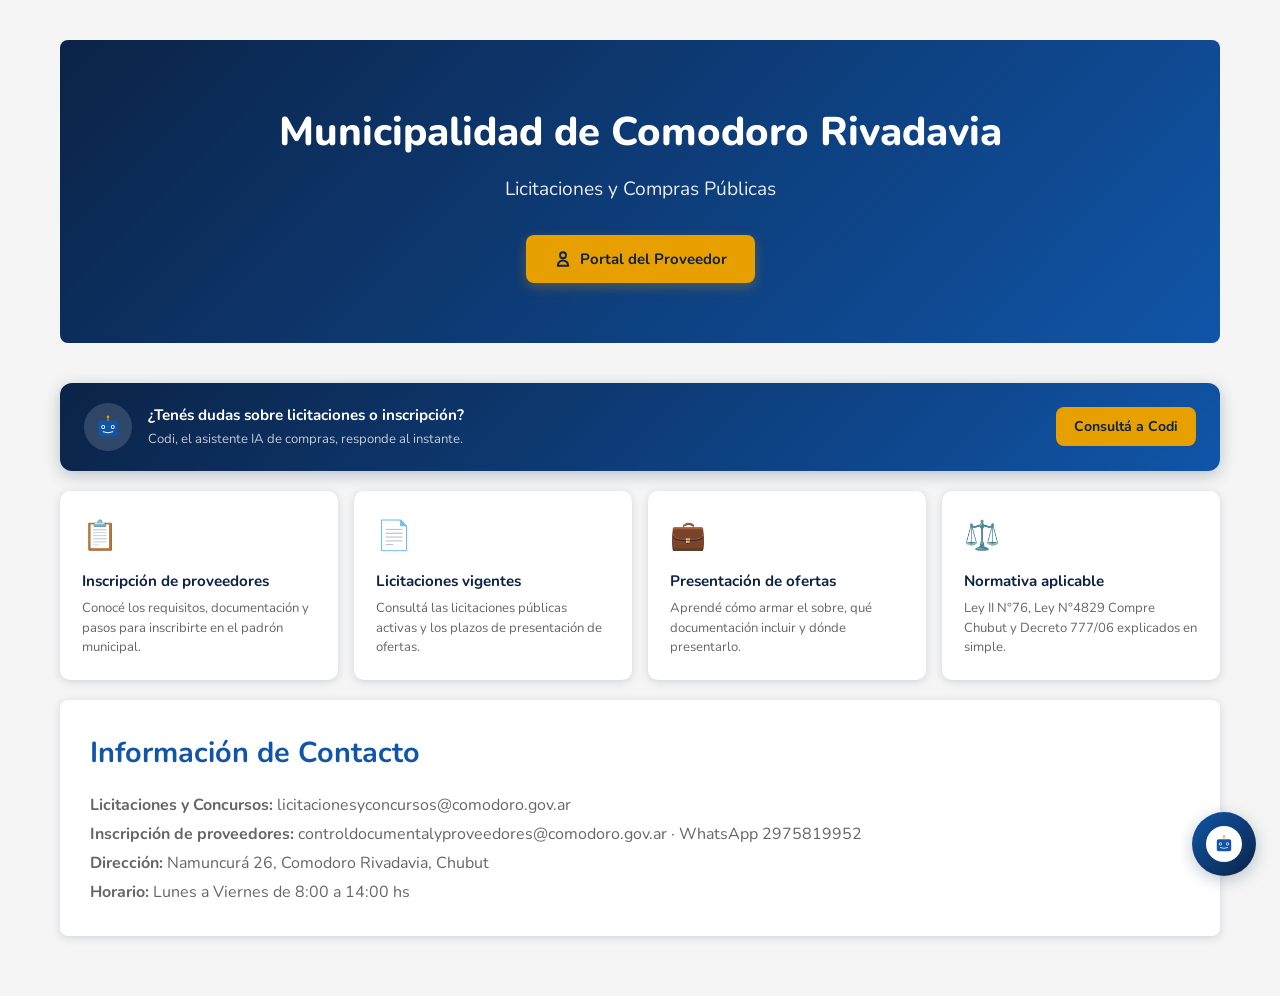
<file: index.html>
<!DOCTYPE html>
<html lang="es">
<head>
    <meta charset="UTF-8">
    <meta name="viewport" content="width=device-width, initial-scale=1.0">
    <title>Codi · Asistente de Compras · Municipalidad de Comodoro Rivadavia</title>
    <link rel="preconnect" href="https://fonts.googleapis.com">
    <link rel="preconnect" href="https://fonts.gstatic.com" crossorigin>
    <link href="https://fonts.googleapis.com/css2?family=Nunito:wght@400;600;700;800&display=swap" rel="stylesheet">

    <!-- Configuración de API según entorno -->
    <script src="config.js"></script>

    <style>
        /* Reset y variables globales */
        * {
            margin: 0;
            padding: 0;
            box-sizing: border-box;
        }

        :root {
            --azul-marino: #0B2347;
            --azul: #1055A8;
            --dorado: #E8A000;
            --blanco: #FFFFFF;
            --gris-claro: #F5F5F5;
            --gris-medio: #E0E0E0;
            --gris-texto: #666666;
            --sombra: rgba(11, 35, 71, 0.15);
            --sombra-fuerte: rgba(11, 35, 71, 0.25);
        }

        body {
            font-family: 'Nunito', sans-serif;
            background-color: var(--gris-claro);
            color: var(--azul-marino);
            line-height: 1.6;
        }

        /* Contenido principal de la página simulada */
        .main-content {
            max-width: 1200px;
            margin: 0 auto;
            padding: 40px 20px;
        }

        .header {
            background: linear-gradient(135deg, var(--azul-marino) 0%, var(--azul) 100%);
            color: var(--blanco);
            padding: 60px 20px;
            text-align: center;
            border-radius: 8px;
            margin-bottom: 40px;
            position: relative;
        }

        .header h1 {
            font-size: 2.5rem;
            font-weight: 800;
            margin-bottom: 10px;
        }

        .header p {
            font-size: 1.2rem;
            font-weight: 400;
            opacity: 0.9;
            margin-bottom: 20px;
        }

        /* Botón acceso proveedores */
        .btn-proveedor {
            display: inline-flex;
            align-items: center;
            gap: 8px;
            background: var(--dorado);
            color: var(--azul-marino);
            padding: 12px 28px;
            border-radius: 8px;
            font-weight: 700;
            font-size: 15px;
            text-decoration: none;
            border: none;
            cursor: pointer;
            transition: all 0.3s ease;
            box-shadow: 0 4px 12px rgba(232, 160, 0, 0.3);
            margin-top: 10px;
        }

        .btn-proveedor:hover {
            background: #F5B420;
            transform: translateY(-2px);
            box-shadow: 0 6px 20px rgba(232, 160, 0, 0.4);
        }

        .btn-proveedor svg {
            width: 18px;
            height: 18px;
        }

        .section {
            background: var(--blanco);
            padding: 30px;
            border-radius: 8px;
            margin-bottom: 20px;
            box-shadow: 0 2px 8px var(--sombra);
        }

        .section h2 {
            color: var(--azul);
            font-size: 1.8rem;
            margin-bottom: 15px;
            font-weight: 700;
        }

        .section p {
            color: var(--gris-texto);
            font-size: 1rem;
            line-height: 1.8;
        }

        /* Banner CTA Asistente IA */
        .cta-banner {
            background: linear-gradient(135deg, var(--azul-marino) 0%, var(--azul) 100%);
            border-radius: 12px;
            padding: 20px 24px;
            margin-bottom: 20px;
            display: flex;
            align-items: center;
            gap: 16px;
            box-shadow: 0 4px 16px var(--sombra-fuerte);
        }

        .cta-avatar {
            width: 48px;
            height: 48px;
            background: rgba(255,255,255,0.15);
            border-radius: 50%;
            display: flex;
            align-items: center;
            justify-content: center;
            font-size: 24px;
            flex-shrink: 0;
        }

        .cta-avatar img {
            width: 32px;
            height: 32px;
        }

        .cta-text {
            flex: 1;
            display: flex;
            flex-direction: column;
            gap: 2px;
        }

        .cta-text strong {
            color: var(--blanco);
            font-size: 0.95rem;
        }

        .cta-text span {
            color: rgba(255,255,255,0.75);
            font-size: 0.82rem;
        }

        .cta-btn {
            background: var(--dorado);
            color: var(--azul-marino);
            border: none;
            border-radius: 8px;
            padding: 10px 18px;
            font-family: 'Nunito', sans-serif;
            font-size: 0.88rem;
            font-weight: 700;
            cursor: pointer;
            white-space: nowrap;
            transition: opacity 0.2s;
        }

        .cta-btn:hover { opacity: 0.9; }

        /* Feature cards */
        .feature-grid {
            display: grid;
            grid-template-columns: repeat(auto-fit, minmax(200px, 1fr));
            gap: 16px;
            margin-bottom: 20px;
        }

        .feature-card {
            background: var(--blanco);
            border-radius: 10px;
            padding: 20px;
            box-shadow: 0 2px 8px var(--sombra);
            cursor: pointer;
            transition: transform 0.2s, box-shadow 0.2s;
            border: 2px solid transparent;
        }

        .feature-card:hover {
            transform: translateY(-3px);
            box-shadow: 0 6px 16px var(--sombra-fuerte);
            border-color: var(--azul);
        }

        .feature-icon {
            font-size: 1.8rem;
            margin-bottom: 10px;
        }

        .feature-title {
            color: var(--azul-marino);
            font-size: 0.95rem;
            font-weight: 700;
            margin-bottom: 6px;
        }

        .feature-desc {
            color: var(--gris-texto);
            font-size: 0.82rem;
            line-height: 1.5;
        }

        @media (max-width: 600px) {
            .cta-banner { flex-wrap: wrap; }
            .cta-btn { width: 100%; text-align: center; }
        }

        /* Widget Chatbot - FAB (Floating Action Button) */
        #chatbot-fab {
            position: fixed;
            bottom: 24px;
            right: 24px;
            width: 64px;
            height: 64px;
            background: linear-gradient(135deg, var(--azul) 0%, var(--azul-marino) 100%);
            border-radius: 50%;
            box-shadow: 0 4px 16px var(--sombra-fuerte);
            cursor: pointer;
            display: flex;
            align-items: center;
            justify-content: center;
            z-index: 1000;
            transition: transform 0.3s cubic-bezier(0.68, -0.55, 0.265, 1.55), box-shadow 0.3s ease;
        }

        #chatbot-fab:hover {
            transform: scale(1.1);
            box-shadow: 0 6px 20px var(--sombra-fuerte);
        }

        #chatbot-fab.open {
            transform: scale(0.9);
        }

        #chatbot-fab .fab-icon {
            width: 36px;
            height: 36px;
            background: var(--blanco);
            border-radius: 50%;
            display: flex;
            align-items: center;
            justify-content: center;
            font-size: 20px;
            font-weight: 700;
            color: var(--azul);
            padding: 6px;
        }

        /* Burbuja de bienvenida */
        #welcome-bubble {
            position: fixed;
            bottom: 100px;
            right: 24px;
            background: var(--blanco);
            padding: 16px 20px;
            border-radius: 16px 16px 4px 16px;
            box-shadow: 0 4px 16px var(--sombra-fuerte);
            max-width: 280px;
            z-index: 999;
            opacity: 0;
            transform: translateY(20px) scale(0.9);
            transition: opacity 0.4s ease, transform 0.4s cubic-bezier(0.68, -0.55, 0.265, 1.55);
        }

        #welcome-bubble.show {
            opacity: 1;
            transform: translateY(0) scale(1);
        }

        #welcome-bubble .bubble-text {
            color: var(--azul-marino);
            font-size: 0.95rem;
            font-weight: 600;
            margin-bottom: 8px;
        }

        #welcome-bubble .bubble-subtext {
            color: var(--gris-texto);
            font-size: 0.85rem;
            font-weight: 400;
        }

        #welcome-bubble .close-bubble {
            position: absolute;
            top: 8px;
            right: 8px;
            background: none;
            border: none;
            color: var(--gris-texto);
            cursor: pointer;
            font-size: 18px;
            line-height: 1;
            padding: 4px;
        }

        /* Panel del chat */
        #chatbot-panel {
            position: fixed;
            bottom: 24px;
            right: 24px;
            width: 400px;
            height: 600px;
            background: var(--blanco);
            border-radius: 16px;
            box-shadow: 0 8px 32px var(--sombra-fuerte);
            z-index: 1001;
            display: flex;
            flex-direction: column;
            opacity: 0;
            transform: translateY(20px) scale(0.95);
            pointer-events: none;
            transition: opacity 0.3s ease, transform 0.3s cubic-bezier(0.68, -0.55, 0.265, 1.55);
        }

        #chatbot-panel.open {
            opacity: 1;
            transform: translateY(0) scale(1);
            pointer-events: all;
        }

        /* Header del panel */
        .chat-header {
            background: linear-gradient(135deg, var(--azul-marino) 0%, var(--azul) 100%);
            color: var(--blanco);
            padding: 20px;
            border-radius: 16px 16px 0 0;
            display: flex;
            align-items: center;
            justify-content: space-between;
        }

        .chat-header-info {
            display: flex;
            align-items: center;
            gap: 12px;
        }

        .chat-avatar {
            width: 40px;
            height: 40px;
            background: var(--blanco);
            border-radius: 50%;
            display: flex;
            align-items: center;
            justify-content: center;
            font-size: 20px;
            font-weight: 700;
            color: var(--azul-marino);
            padding: 6px;
        }

        .chat-avatar svg,
        .chat-avatar img,
        .fab-icon svg,
        .fab-icon img {
            width: 100%;
            height: 100%;
        }

        .chat-title h3 {
            font-size: 1rem;
            font-weight: 700;
            margin-bottom: 2px;
        }

        .chat-title p {
            font-size: 0.8rem;
            opacity: 0.9;
            font-weight: 400;
        }

        .chat-close {
            background: rgba(255, 255, 255, 0.2);
            border: none;
            color: var(--blanco);
            width: 32px;
            height: 32px;
            border-radius: 50%;
            cursor: pointer;
            display: flex;
            align-items: center;
            justify-content: center;
            font-size: 20px;
            transition: background 0.2s ease;
        }

        .chat-close:hover {
            background: rgba(255, 255, 255, 0.3);
        }

        /* Área de mensajes */
        .chat-messages {
            flex: 1;
            overflow-y: auto;
            padding: 20px;
            background: var(--gris-claro);
        }

        .message {
            margin-bottom: 16px;
            animation: messageSlideIn 0.3s ease;
        }

        @keyframes messageSlideIn {
            from {
                opacity: 0;
                transform: translateY(10px);
            }
            to {
                opacity: 1;
                transform: translateY(0);
            }
        }

        .message.bot .message-bubble {
            background: var(--blanco);
            color: var(--azul-marino);
            border-radius: 16px 16px 16px 4px;
            padding: 12px 16px;
            display: inline-block;
            max-width: 80%;
            box-shadow: 0 2px 8px var(--sombra);
        }

        .message.user .message-bubble {
            background: var(--azul);
            color: var(--blanco);
            border-radius: 16px 16px 4px 16px;
            padding: 12px 16px;
            display: inline-block;
            max-width: 80%;
            margin-left: auto;
            float: right;
        }

        .message-bubble {
            font-size: 0.95rem;
            line-height: 1.5;
            word-wrap: break-word;
        }

        /* Chips de respuestas rápidas */
        .quick-chips {
            display: flex;
            flex-wrap: wrap;
            gap: 8px;
            margin-top: 12px;
        }

        .chip {
            background: var(--blanco);
            border: 2px solid var(--azul);
            color: var(--azul);
            padding: 8px 16px;
            border-radius: 20px;
            font-size: 0.85rem;
            font-weight: 600;
            cursor: pointer;
            transition: all 0.2s ease;
        }

        .chip:hover {
            background: var(--azul);
            color: var(--blanco);
            transform: translateY(-2px);
            box-shadow: 0 4px 8px var(--sombra);
        }

        /* Área de input */
        .chat-input-area {
            padding: 16px 20px;
            background: var(--blanco);
            border-top: 1px solid var(--gris-medio);
            border-radius: 0 0 16px 16px;
        }

        .chat-input-wrapper {
            display: flex;
            gap: 8px;
            align-items: center;
        }

        .chat-input {
            flex: 1;
            border: 2px solid var(--gris-medio);
            border-radius: 24px;
            padding: 12px 16px;
            font-family: 'Nunito', sans-serif;
            font-size: 0.95rem;
            outline: none;
            transition: border-color 0.2s ease;
        }

        .chat-input:focus {
            border-color: var(--azul);
        }

        .chat-send {
            background: var(--azul);
            border: none;
            color: var(--blanco);
            width: 44px;
            height: 44px;
            border-radius: 50%;
            cursor: pointer;
            display: flex;
            align-items: center;
            justify-content: center;
            transition: background 0.2s ease, transform 0.2s ease;
        }

        .chat-send:hover {
            background: var(--azul-marino);
            transform: scale(1.05);
        }

        .chat-send:disabled {
            background: var(--gris-medio);
            cursor: not-allowed;
            transform: scale(1);
        }

        /* Responsive */
        @media (max-width: 768px) {
            #chatbot-panel {
                width: calc(100vw - 32px);
                height: calc(100vh - 32px);
                bottom: 16px;
                right: 16px;
            }

            #chatbot-fab {
                bottom: 16px;
                right: 16px;
            }

            #welcome-bubble {
                bottom: 92px;
                right: 16px;
                max-width: calc(100vw - 120px);
            }

            .header h1 {
                font-size: 1.8rem;
            }

            .header p {
                font-size: 1rem;
            }
        }

        @media (max-width: 480px) {
            .chip {
                font-size: 0.8rem;
                padding: 6px 12px;
            }

            .message-bubble {
                font-size: 0.9rem;
            }
        }

        @media (max-width: 320px) {
            #chatbot-fab {
                width: 56px;
                height: 56px;
            }

            #chatbot-fab .fab-icon {
                width: 28px;
                height: 28px;
                font-size: 18px;
            }
        }
    </style>
</head>
<body>
    <!-- Contenido principal simulado de la web municipal -->
    <div class="main-content">
        <div class="header">
            <h1>Municipalidad de Comodoro Rivadavia</h1>
            <p>Licitaciones y Compras Públicas</p>
            <a href="login.html" class="btn-proveedor">
                <svg xmlns="http://www.w3.org/2000/svg" fill="none" viewBox="0 0 24 24" stroke="currentColor">
                    <path stroke-linecap="round" stroke-linejoin="round" stroke-width="2.5" d="M16 7a4 4 0 11-8 0 4 4 0 018 0zM12 14a7 7 0 00-7 7h14a7 7 0 00-7-7z" />
                </svg>
                Portal del Proveedor
            </a>
        </div>

        <!-- Banner CTA Asistente IA -->
        <div class="cta-banner">
            <div class="cta-avatar">
                <img src="assets/codi-avatar.svg" alt="Codi" onerror="this.style.display='none';this.parentElement.innerHTML='🤖'">
            </div>
            <div class="cta-text">
                <strong>¿Tenés dudas sobre licitaciones o inscripción?</strong>
                <span>Codi, el asistente IA de compras, responde al instante.</span>
            </div>
            <button class="cta-btn" onclick="document.getElementById('chatbot-fab').click()">
                Consultá a Codi
            </button>
        </div>

        <!-- Feature cards -->
        <div class="feature-grid">
            <div class="feature-card" onclick="document.getElementById('chatbot-fab').click(); setTimeout(()=>{ document.getElementById('chat-input').value='¿Cómo me inscribo como proveedor?'; document.getElementById('chat-send').click(); }, 600)">
                <div class="feature-icon">📋</div>
                <div class="feature-title">Inscripción de proveedores</div>
                <div class="feature-desc">Conocé los requisitos, documentación y pasos para inscribirte en el padrón municipal.</div>
            </div>
            <div class="feature-card" onclick="document.getElementById('chatbot-fab').click(); setTimeout(()=>{ document.getElementById('chat-input').value='¿Cuáles son las licitaciones vigentes?'; document.getElementById('chat-send').click(); }, 600)">
                <div class="feature-icon">📄</div>
                <div class="feature-title">Licitaciones vigentes</div>
                <div class="feature-desc">Consultá las licitaciones públicas activas y los plazos de presentación de ofertas.</div>
            </div>
            <div class="feature-card" onclick="document.getElementById('chatbot-fab').click(); setTimeout(()=>{ document.getElementById('chat-input').value='¿Cómo presento una oferta?'; document.getElementById('chat-send').click(); }, 600)">
                <div class="feature-icon">💼</div>
                <div class="feature-title">Presentación de ofertas</div>
                <div class="feature-desc">Aprendé cómo armar el sobre, qué documentación incluir y dónde presentarlo.</div>
            </div>
            <div class="feature-card" onclick="document.getElementById('chatbot-fab').click(); setTimeout(()=>{ document.getElementById('chat-input').value='¿Qué es la Ley Compre Chubut?'; document.getElementById('chat-send').click(); }, 600)">
                <div class="feature-icon">⚖️</div>
                <div class="feature-title">Normativa aplicable</div>
                <div class="feature-desc">Ley II N°76, Ley N°4829 Compre Chubut y Decreto 777/06 explicados en simple.</div>
            </div>
        </div>

        <div class="section">
            <h2>Información de Contacto</h2>
            <p>
                <strong>Licitaciones y Concursos:</strong> licitacionesyconcursos@comodoro.gov.ar<br>
                <strong>Inscripción de proveedores:</strong> controldocumentalyproveedores@comodoro.gov.ar · WhatsApp 2975819952<br>
                <strong>Dirección:</strong> Namuncurá 26, Comodoro Rivadavia, Chubut<br>
                <strong>Horario:</strong> Lunes a Viernes de 8:00 a 14:00 hs
            </p>
        </div>
    </div>

    <!-- Widget Chatbot -->
    <!-- Burbuja de bienvenida -->
    <div id="welcome-bubble">
        <button class="close-bubble" aria-label="Cerrar burbuja">&times;</button>
        <div class="bubble-text">¡Hola! Soy Codi</div>
        <div class="bubble-subtext">Tu asistente de compras municipales</div>
    </div>

    <!-- FAB - Floating Action Button -->
    <div id="chatbot-fab" aria-label="Abrir Codi">
        <div class="fab-icon">
            <img src="assets/codi-avatar.svg" alt="Codi">
        </div>
    </div>

    <!-- Panel del Chat -->
    <div id="chatbot-panel">
        <div class="chat-header">
            <div class="chat-header-info">
                <div class="chat-avatar">
                    <img src="assets/codi-avatar.svg" alt="Codi">
                </div>
                <div class="chat-title">
                    <h3>Codi</h3>
                    <p>Asistente de Compras Municipal</p>
                </div>
            </div>
            <button class="chat-close" aria-label="Cerrar chat">&times;</button>
        </div>

        <div class="chat-messages" id="chat-messages">
            <div class="message bot">
                <div class="message-bubble">
                    ¡Hola! Soy Codi, tu asistente de compras de la Municipalidad de Comodoro Rivadavia.
                    Puedo ayudarte con información sobre licitaciones, inscripción de proveedores,
                    ofertas vigentes y normativa local.
                </div>
                <div class="quick-chips">
                    <button class="chip" data-action="inscripcion">📋 Inscripción</button>
                    <button class="chip" data-action="licitaciones">📄 Licitaciones</button>
                    <button class="chip" data-action="ofertas">💼 Ofertas</button>
                    <button class="chip" data-action="ley-local">⚖️ Ley local</button>
                </div>
            </div>
        </div>

        <div class="chat-input-area">
            <div class="chat-input-wrapper">
                <input
                    type="text"
                    class="chat-input"
                    id="chat-input"
                    placeholder="Escribí tu consulta..."
                    aria-label="Mensaje"
                >
                <button class="chat-send" id="chat-send" aria-label="Enviar mensaje">
                    <svg width="20" height="20" viewBox="0 0 24 24" fill="none" stroke="currentColor" stroke-width="2" stroke-linecap="round" stroke-linejoin="round">
                        <line x1="22" y1="2" x2="11" y2="13"></line>
                        <polygon points="22 2 15 22 11 13 2 9 22 2"></polygon>
                    </svg>
                </button>
            </div>
        </div>
    </div>

    <script>
        // Estado del chatbot
        const chatbotState = {
            isOpen: false,
            welcomeBubbleShown: false,
            conversationHistory: []
        };

        // Referencias al DOM
        const fab = document.getElementById('chatbot-fab');
        const panel = document.getElementById('chatbot-panel');
        const welcomeBubble = document.getElementById('welcome-bubble');
        const closeBubbleBtn = welcomeBubble.querySelector('.close-bubble');
        const closeBtn = panel.querySelector('.chat-close');
        const chatInput = document.getElementById('chat-input');
        const chatSend = document.getElementById('chat-send');
        const chatMessages = document.getElementById('chat-messages');
        const chips = document.querySelectorAll('.chip');

        // Mostrar burbuja de bienvenida después de 3 segundos
        setTimeout(() => {
            if (!chatbotState.isOpen && !chatbotState.welcomeBubbleShown) {
                welcomeBubble.classList.add('show');
                chatbotState.welcomeBubbleShown = true;
            }
        }, 3000);

        // Cerrar burbuja de bienvenida
        closeBubbleBtn.addEventListener('click', () => {
            welcomeBubble.classList.remove('show');
        });

        // Abrir/cerrar panel con FAB
        fab.addEventListener('click', () => {
            togglePanel();
        });

        // Cerrar panel con botón X
        closeBtn.addEventListener('click', () => {
            togglePanel();
        });

        // Función para toggle del panel
        function togglePanel() {
            chatbotState.isOpen = !chatbotState.isOpen;

            if (chatbotState.isOpen) {
                panel.classList.add('open');
                fab.classList.add('open');
                welcomeBubble.classList.remove('show');
                chatInput.focus();
            } else {
                panel.classList.remove('open');
                fab.classList.remove('open');
            }
        }

        // Manejar envío de mensajes
        chatSend.addEventListener('click', sendMessage);
        chatInput.addEventListener('keypress', (e) => {
            if (e.key === 'Enter') {
                sendMessage();
            }
        });

        // Función para enviar mensaje
        async function sendMessage() {
            const message = chatInput.value.trim();
            if (message === '') return;

            // Agregar mensaje del usuario
            addMessage(message, 'user');
            chatInput.value = '';

            // Agregar al historial de conversación
            chatbotState.conversationHistory.push({
                role: 'user',
                content: message
            });

            // Deshabilitar input mientras se procesa
            chatInput.disabled = true;
            chatSend.disabled = true;

            // Mostrar indicador de escritura
            const typingIndicator = addTypingIndicator();

            try {
                // Llamar al backend
                const response = await fetch(`${API_URL}/chat`, {
                    method: 'POST',
                    headers: { 'Content-Type': 'application/json' },
                    body: JSON.stringify({ messages: chatbotState.conversationHistory })
                });

                if (!response.ok) {
                    throw new Error(`Error del servidor: ${response.status}`);
                }

                // Remover indicador de escritura y crear burbuja de respuesta
                typingIndicator.remove();
                const botDiv = addMessage('', 'bot');
                const botBubble = botDiv.querySelector('.message-bubble');

                // Leer SSE streaming
                const reader = response.body.getReader();
                const decoder = new TextDecoder();
                let fullContent = '';

                while (true) {
                    const { done, value } = await reader.read();
                    if (done) break;
                    const chunk = decoder.decode(value, { stream: true });
                    for (const line of chunk.split('\n')) {
                        if (!line.startsWith('data: ')) continue;
                        const payload = line.slice(6).trim();
                        if (payload === '[DONE]') break;
                        try {
                            const parsed = JSON.parse(payload);
                            if (parsed.content) {
                                fullContent += parsed.content;
                                botBubble.textContent = fullContent;
                                chatMessages.scrollTop = chatMessages.scrollHeight;
                            }
                        } catch {}
                    }
                }

                // Agregar al historial
                chatbotState.conversationHistory.push({
                    role: 'assistant',
                    content: fullContent
                });

            } catch (error) {
                console.error('Error al enviar mensaje:', error);
                typingIndicator.remove();
                addMessage('Disculpá, hubo un error al conectar con el servidor. Por favor, intentá nuevamente.', 'bot');
            } finally {
                // Re-habilitar input
                chatInput.disabled = false;
                chatSend.disabled = false;
                chatInput.focus();
            }
        }

        // Función para agregar indicador de escritura
        function addTypingIndicator() {
            const messageDiv = document.createElement('div');
            messageDiv.classList.add('message', 'bot', 'typing-indicator');

            const bubbleDiv = document.createElement('div');
            bubbleDiv.classList.add('message-bubble');
            bubbleDiv.textContent = '...';

            messageDiv.appendChild(bubbleDiv);
            chatMessages.appendChild(messageDiv);

            // Scroll al último mensaje
            chatMessages.scrollTop = chatMessages.scrollHeight;

            return messageDiv;
        }

        // Función para agregar mensajes al chat
        function addMessage(text, sender) {
            const messageDiv = document.createElement('div');
            messageDiv.classList.add('message', sender);

            const bubbleDiv = document.createElement('div');
            bubbleDiv.classList.add('message-bubble');
            bubbleDiv.textContent = text;

            messageDiv.appendChild(bubbleDiv);
            chatMessages.appendChild(messageDiv);

            // Scroll al último mensaje
            chatMessages.scrollTop = chatMessages.scrollHeight;
            return messageDiv;
        }

        // Manejar clicks en chips
        chips.forEach(chip => {
            chip.addEventListener('click', () => {
                const action = chip.dataset.action;
                let message = '';

                switch(action) {
                    case 'inscripcion':
                        message = '¿Cómo me inscribo en el padrón de proveedores?';
                        break;
                    case 'licitaciones':
                        message = '¿Qué licitaciones están abiertas actualmente?';
                        break;
                    case 'ofertas':
                        message = 'Quiero consultar las ofertas vigentes';
                        break;
                    case 'ley-local':
                        message = '¿Cuál es la normativa local de contrataciones?';
                        break;
                }

                if (message) {
                    // Simular que el usuario escribió el mensaje
                    chatInput.value = message;
                    sendMessage();
                }
            });
        });
    </script>
</body>
</html>
</file>
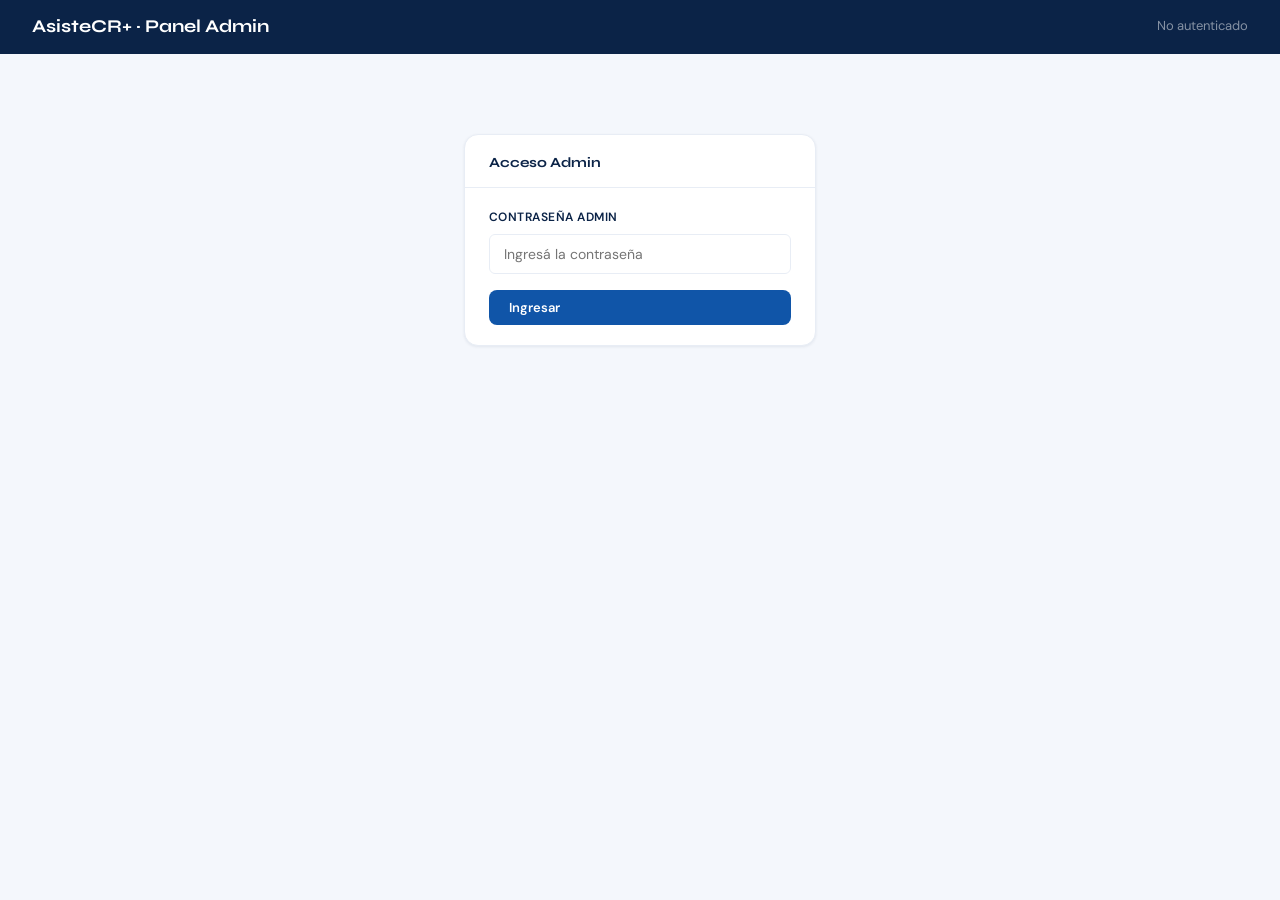
<file: admin.html>
<!DOCTYPE html>
<html lang="es">
<head>
    <meta charset="UTF-8">
    <meta name="viewport" content="width=device-width, initial-scale=1.0">
    <title>Admin · AsisteCR+</title>
    <link rel="preconnect" href="https://fonts.googleapis.com">
    <link href="https://fonts.googleapis.com/css2?family=Syne:wght@600;700;800&family=DM+Sans:wght@400;500;600&display=swap" rel="stylesheet">
    <link rel="stylesheet" href="components.css">
    <script src="config.js"></script>
    <style>
        body { background: var(--gray-1); min-height: 100vh; }

        .admin-header {
            background: var(--navy);
            padding: 16px 32px;
            display: flex;
            align-items: center;
            justify-content: space-between;
        }

        .admin-header h1 {
            font-family: 'Syne', sans-serif;
            color: #fff;
            font-size: 18px;
            font-weight: 700;
        }

        .admin-header span {
            color: rgba(255,255,255,0.5);
            font-size: 13px;
        }

        .admin-body {
            max-width: 860px;
            margin: 40px auto;
            padding: 0 24px;
        }

        .form-grid {
            display: grid;
            grid-template-columns: 1fr 1fr;
            gap: 16px;
        }

        .form-grid .full { grid-column: 1 / -1; }

        .form-group { display: flex; flex-direction: column; gap: 6px; }

        label {
            font-size: 12px;
            font-weight: 600;
            color: var(--navy);
            text-transform: uppercase;
            letter-spacing: 0.04em;
        }

        input, select, textarea {
            font-family: 'DM Sans', sans-serif;
            font-size: 14px;
            border: 1px solid var(--gray-2);
            border-radius: var(--radius-sm);
            padding: 10px 14px;
            color: var(--text);
            background: var(--white);
            outline: none;
            transition: border-color 0.2s;
        }

        input:focus, select:focus, textarea:focus {
            border-color: var(--sky);
            box-shadow: 0 0 0 3px rgba(34,120,212,.1);
        }

        textarea { resize: vertical; min-height: 80px; }

        #login-section { max-width: 400px; margin: 80px auto; }

        .feedback {
            padding: 12px 16px;
            border-radius: var(--radius-sm);
            font-size: 13px;
            margin-top: 16px;
            display: none;
        }

        .feedback.success { background: var(--green-l); color: var(--green); display: block; }
        .feedback.error   { background: #FDE8E8; color: var(--red); display: block; }

        .licitaciones-list { margin-top: 40px; }

        .lic-row {
            background: var(--white);
            border: 1px solid var(--gray-2);
            border-radius: var(--radius-sm);
            padding: 14px 18px;
            margin-bottom: 10px;
            display: grid;
            grid-template-columns: 1fr auto;
            gap: 12px;
            align-items: center;
        }

        .lic-title { font-weight: 600; font-size: 14px; color: var(--navy); }
        .lic-meta  { font-size: 12px; color: var(--gray-4); margin-top: 3px; }

        @media (max-width: 600px) {
            .form-grid { grid-template-columns: 1fr; }
            .form-grid .full { grid-column: 1; }
        }
    </style>
</head>
<body>

    <div class="admin-header">
        <h1>AsisteCR+ · Panel Admin</h1>
        <span id="admin-status">No autenticado</span>
    </div>

    <!-- LOGIN ADMIN -->
    <div id="login-section" class="admin-body">
        <div class="card">
            <div class="card-header"><h3>Acceso Admin</h3></div>
            <div class="card-body">
                <div class="form-group" style="margin-bottom: 16px;">
                    <label for="admin-password">Contraseña admin</label>
                    <input type="password" id="admin-password" placeholder="Ingresá la contraseña">
                </div>
                <button class="btn btn-primary" onclick="doLogin()" style="width:100%;">Ingresar</button>
                <div id="login-feedback" class="feedback"></div>
            </div>
        </div>
    </div>

    <!-- PANEL PRINCIPAL (oculto hasta login) -->
    <div id="admin-panel" class="admin-body" style="display:none;">

        <!-- Formulario nueva licitación -->
        <div class="card" style="margin-bottom: 32px;">
            <div class="card-header">
                <h3>Nueva licitación</h3>
                <span class="badge badge-open">POST /licitaciones</span>
            </div>
            <div class="card-body">
                <form id="form-licitacion" onsubmit="return false;">
                    <div class="form-grid">
                        <div class="form-group full">
                            <label for="f-titulo">Título *</label>
                            <input type="text" id="f-titulo" placeholder="Ej: Provisión de materiales de limpieza" required>
                        </div>
                        <div class="form-group full">
                            <label for="f-descripcion">Descripción *</label>
                            <textarea id="f-descripcion" placeholder="Descripción detallada de la licitación..." required></textarea>
                        </div>
                        <div class="form-group">
                            <label for="f-expediente">N° Expediente</label>
                            <input type="text" id="f-expediente" placeholder="EXP-2026-XXXX">
                        </div>
                        <div class="form-group">
                            <label for="f-rubro">Rubro *</label>
                            <input type="text" id="f-rubro" placeholder="Ej: Limpieza, Construcción, Informática" required>
                        </div>
                        <div class="form-group">
                            <label for="f-fecha-apertura">Fecha de apertura *</label>
                            <input type="date" id="f-fecha-apertura" required>
                        </div>
                        <div class="form-group">
                            <label for="f-presupuesto">Presupuesto oficial ($)</label>
                            <input type="number" id="f-presupuesto" placeholder="0.00" min="0" step="0.01">
                        </div>
                        <div class="form-group full">
                            <label for="f-url-pliego">URL del pliego</label>
                            <input type="url" id="f-url-pliego" placeholder="https://...">
                        </div>
                    </div>

                    <div style="margin-top: 20px;">
                        <button type="submit" class="btn btn-primary" id="btn-crear">Crear licitación</button>
                    </div>
                </form>
                <div id="form-feedback" class="feedback"></div>
            </div>
        </div>

        <!-- Lista de licitaciones existentes -->
        <div class="licitaciones-list">
            <div style="display:flex; justify-content:space-between; align-items:center; margin-bottom: 16px;">
                <h2 style="font-size:16px; color:var(--navy);">Licitaciones cargadas</h2>
                <button class="btn btn-ghost" onclick="loadLicitaciones()" style="font-size:13px;">Actualizar</button>
            </div>
            <div id="list-container">
                <p style="color:var(--gray-4); font-size:13px;">Cargando...</p>
            </div>
        </div>
    </div>

    <script>
        let adminPassword = '';

        function doLogin() {
            const pwd = document.getElementById('admin-password').value.trim();
            if (!pwd) return;
            adminPassword = pwd;

            // Verificar haciendo una llamada real al backend
            fetch(`${API_URL}/licitaciones`, {
                headers: { 'X-Admin-Password': adminPassword }
            })
            .then(r => {
                if (r.ok) {
                    document.getElementById('login-section').style.display = 'none';
                    document.getElementById('admin-panel').style.display = 'block';
                    document.getElementById('admin-status').textContent = 'Autenticado';
                    loadLicitaciones();
                } else {
                    showFeedback('login-feedback', 'Contraseña incorrecta.', 'error');
                }
            })
            .catch(() => showFeedback('login-feedback', 'No se pudo conectar al backend.', 'error'));
        }

        document.getElementById('admin-password').addEventListener('keydown', e => {
            if (e.key === 'Enter') doLogin();
        });

        document.getElementById('form-licitacion').addEventListener('submit', async () => {
            const btn = document.getElementById('btn-crear');
            btn.disabled = true;
            btn.textContent = 'Creando...';

            const body = {
                titulo:               document.getElementById('f-titulo').value.trim(),
                descripcion:          document.getElementById('f-descripcion').value.trim(),
                numero_expediente:    document.getElementById('f-expediente').value.trim() || null,
                rubro:                document.getElementById('f-rubro').value.trim(),
                fecha_apertura:       document.getElementById('f-fecha-apertura').value,
                presupuesto_oficial:  parseFloat(document.getElementById('f-presupuesto').value) || null,
                url_pliego:           document.getElementById('f-url-pliego').value.trim() || null,
            };

            try {
                const res = await fetch(`${API_URL}/licitaciones`, {
                    method: 'POST',
                    headers: {
                        'Content-Type': 'application/json',
                        'X-Admin-Password': adminPassword
                    },
                    body: JSON.stringify(body)
                });

                const data = await res.json();

                if (res.ok) {
                    showFeedback('form-feedback', `Licitación creada: ${data.id}`, 'success');
                    document.getElementById('form-licitacion').reset();
                    loadLicitaciones();
                } else {
                    const msg = data.detail?.error || data.detail || 'Error al crear la licitación';
                    showFeedback('form-feedback', msg, 'error');
                }
            } catch (e) {
                showFeedback('form-feedback', 'Error de conexión con el backend.', 'error');
            } finally {
                btn.disabled = false;
                btn.textContent = 'Crear licitación';
            }
        });

        async function loadLicitaciones() {
            const container = document.getElementById('list-container');
            try {
                const res = await fetch(`${API_URL}/licitaciones`);
                const licitaciones = await res.json();

                if (!licitaciones.length) {
                    container.innerHTML = '<p style="color:var(--gray-4); font-size:13px;">No hay licitaciones cargadas.</p>';
                    return;
                }

                container.innerHTML = licitaciones.map(l => `
                    <div class="lic-row">
                        <div>
                            <div class="lic-title">${l.titulo}</div>
                            <div class="lic-meta">
                                ${l.id} · ${l.rubro} · Apertura: ${l.fecha_apertura}
                                ${l.presupuesto_oficial ? ` · $${l.presupuesto_oficial.toLocaleString('es-AR')}` : ''}
                            </div>
                        </div>
                        <span class="badge ${l.estado === 'abierta' ? 'badge-open' : 'badge-closed'}">${l.estado}</span>
                    </div>
                `).join('');
            } catch (e) {
                container.innerHTML = '<p style="color:var(--red); font-size:13px;">Error al cargar licitaciones.</p>';
            }
        }

        function showFeedback(id, msg, type) {
            const el = document.getElementById(id);
            el.textContent = msg;
            el.className = `feedback ${type}`;
            setTimeout(() => { el.className = 'feedback'; }, 5000);
        }
    </script>
</body>
</html>
</file>
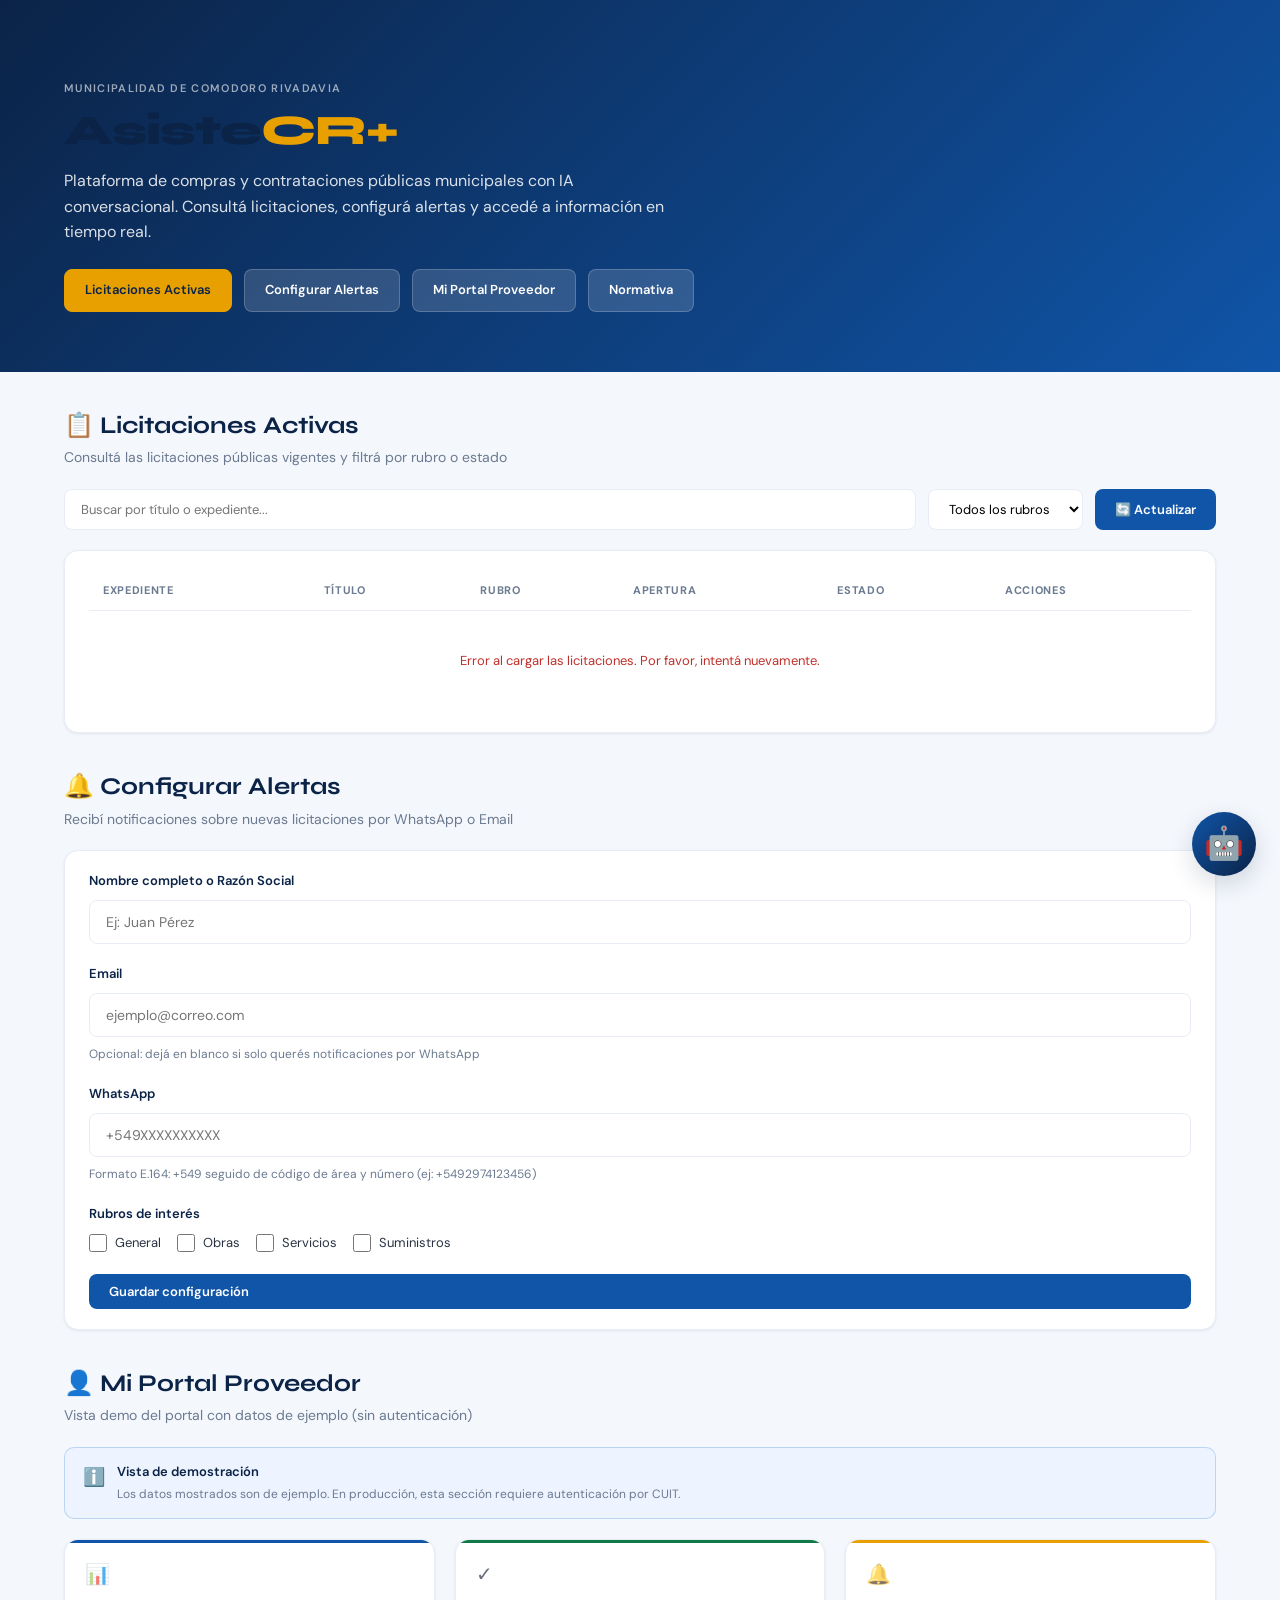
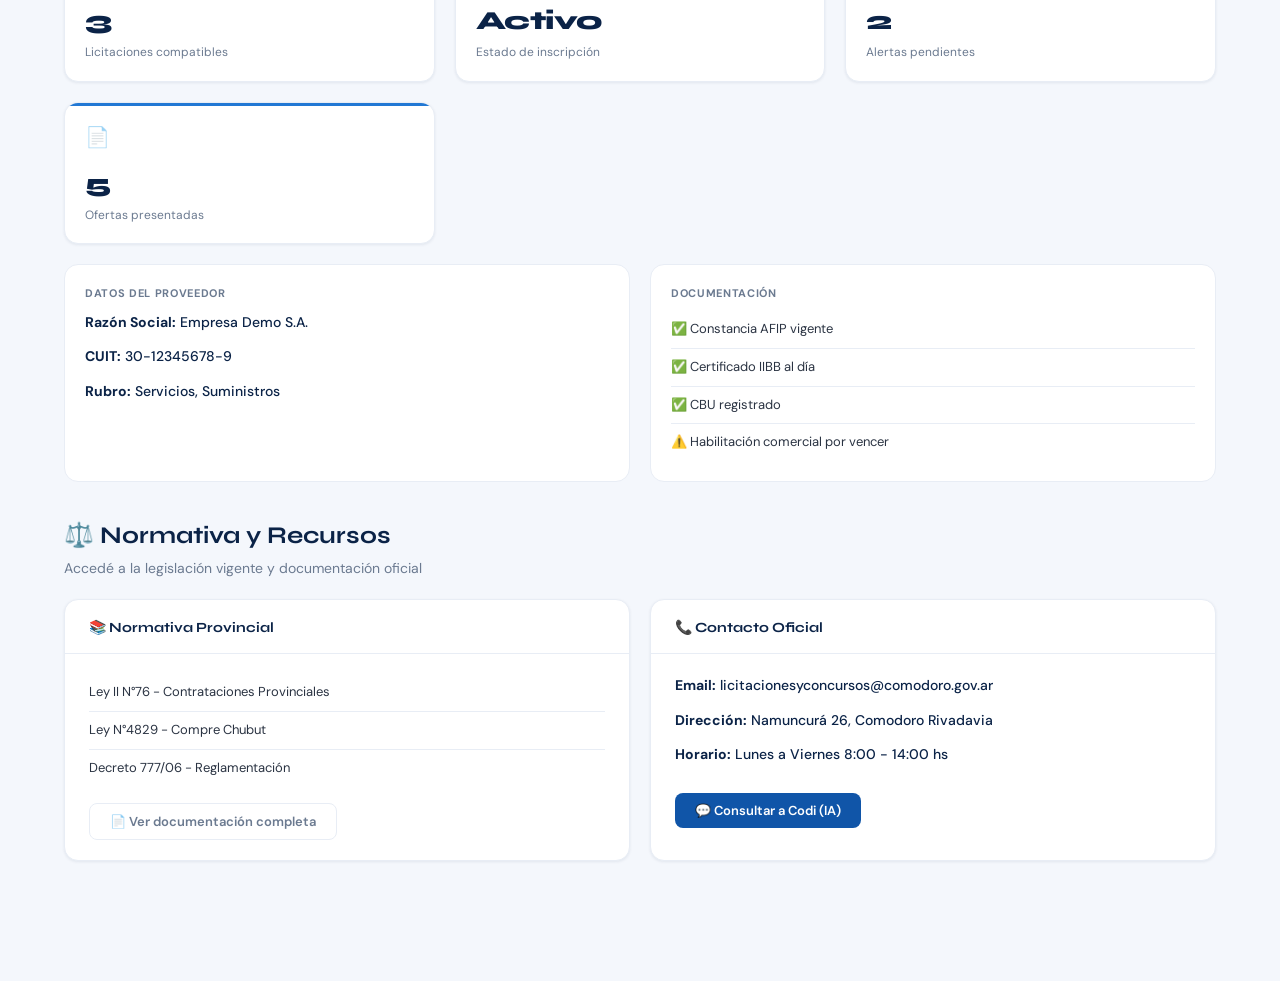
<file: dashboard.html>
<!DOCTYPE html>
<html lang="es">
<head>
    <meta charset="UTF-8">
    <meta name="viewport" content="width=device-width, initial-scale=1.0">
    <title>AsisteCR+ · Municipalidad de Comodoro Rivadavia</title>
    <link rel="preconnect" href="https://fonts.googleapis.com">
    <link rel="preconnect" href="https://fonts.gstatic.com" crossorigin>
    <link href="https://fonts.googleapis.com/css2?family=Syne:wght@600;700;800&family=DM+Sans:wght@400;500;600;700&display=swap" rel="stylesheet">
    <link rel="stylesheet" href="components.css">
    <style>
        /* Estilos adicionales para dashboard */
        body {
            background: var(--gray-1);
        }

        /* Header principal */
        .main-header {
            background: linear-gradient(135deg, var(--navy) 0%, var(--blue) 100%);
            color: white;
            padding: 80px 0 60px;
            margin-bottom: 40px;
        }

        .header-content {
            max-width: 1200px;
            margin: 0 auto;
            padding: 0 24px;
        }

        .header-label {
            font-size: 11px;
            font-weight: 600;
            color: rgba(255,255,255,.6);
            text-transform: uppercase;
            letter-spacing: 0.12em;
            margin-bottom: 8px;
        }

        .header-title {
            font-family: 'Syne', sans-serif;
            font-size: 42px;
            font-weight: 800;
            margin-bottom: 12px;
            letter-spacing: -0.02em;
        }

        .header-title span {
            color: var(--gold);
        }

        .header-subtitle {
            font-size: 16px;
            color: rgba(255,255,255,.85);
            max-width: 600px;
            margin-bottom: 24px;
        }

        .header-nav {
            display: flex;
            gap: 12px;
            flex-wrap: wrap;
        }

        .nav-link {
            background: rgba(255,255,255,.15);
            color: white;
            padding: 10px 20px;
            border-radius: 8px;
            font-size: 13px;
            font-weight: 600;
            text-decoration: none;
            transition: all 0.2s;
            border: 1.5px solid rgba(255,255,255,.2);
            cursor: pointer;
        }

        .nav-link:hover {
            background: rgba(255,255,255,.25);
            border-color: rgba(255,255,255,.4);
        }

        .nav-link.active {
            background: var(--gold);
            color: var(--navy);
            border-color: var(--gold);
        }

        /* Container principal */
        .container {
            max-width: 1200px;
            margin: 0 auto;
            padding: 0 24px 80px;
        }

        /* Secciones del dashboard */
        .section {
            margin-bottom: 40px;
        }

        .section-header {
            margin-bottom: 20px;
        }

        .section-title {
            font-family: 'Syne', sans-serif;
            font-size: 24px;
            font-weight: 700;
            color: var(--navy);
            margin-bottom: 6px;
        }

        .section-subtitle {
            font-size: 14px;
            color: var(--gray-4);
        }

        /* Tabla de licitaciones */
        .licitaciones-filters {
            display: flex;
            gap: 12px;
            margin-bottom: 20px;
            flex-wrap: wrap;
        }

        .filter-input {
            padding: 10px 16px;
            border: 1.5px solid var(--gray-2);
            border-radius: 8px;
            font-size: 13px;
            font-family: 'DM Sans', sans-serif;
            outline: none;
            transition: border-color 0.2s;
            flex: 1;
            min-width: 200px;
        }

        .filter-input:focus {
            border-color: var(--blue);
        }

        .filter-select {
            padding: 10px 16px;
            border: 1.5px solid var(--gray-2);
            border-radius: 8px;
            font-size: 13px;
            font-family: 'DM Sans', sans-serif;
            outline: none;
            transition: border-color 0.2s;
            background: white;
            cursor: pointer;
        }

        .filter-select:focus {
            border-color: var(--blue);
        }

        /* Formulario de alertas */
        .alert-form {
            display: grid;
            gap: 20px;
        }

        .form-group {
            display: flex;
            flex-direction: column;
            gap: 8px;
        }

        .form-label {
            font-size: 13px;
            font-weight: 600;
            color: var(--navy);
        }

        .form-input {
            padding: 12px 16px;
            border: 1.5px solid var(--gray-2);
            border-radius: 8px;
            font-size: 14px;
            font-family: 'DM Sans', sans-serif;
            outline: none;
            transition: border-color 0.2s;
        }

        .form-input:focus {
            border-color: var(--blue);
        }

        .form-hint {
            font-size: 12px;
            color: var(--gray-4);
        }

        .form-checkbox-group {
            display: flex;
            gap: 16px;
            flex-wrap: wrap;
        }

        .checkbox-label {
            display: flex;
            align-items: center;
            gap: 8px;
            font-size: 13px;
            cursor: pointer;
        }

        .checkbox-label input[type="checkbox"] {
            width: 18px;
            height: 18px;
            cursor: pointer;
        }

        /* Portal demo */
        .demo-grid {
            display: grid;
            grid-template-columns: repeat(auto-fit, minmax(280px, 1fr));
            gap: 20px;
            margin-bottom: 20px;
        }

        .demo-section {
            background: white;
            border: 1px solid var(--gray-2);
            border-radius: var(--radius-lg);
            padding: 20px;
        }

        .demo-label {
            font-size: 11px;
            font-weight: 700;
            color: var(--gray-4);
            text-transform: uppercase;
            letter-spacing: 0.06em;
            margin-bottom: 8px;
        }

        .demo-value {
            font-size: 14px;
            color: var(--navy);
            font-weight: 500;
            margin-bottom: 12px;
        }

        .demo-list {
            list-style: none;
            padding: 0;
        }

        .demo-list li {
            padding: 8px 0;
            border-bottom: 1px solid var(--gray-2);
            font-size: 13px;
            color: var(--text);
        }

        .demo-list li:last-child {
            border-bottom: none;
        }

        /* Chatbot Codi */
        #chatbot-fab {
            position: fixed;
            bottom: 24px;
            right: 24px;
            width: 64px;
            height: 64px;
            background: linear-gradient(135deg, var(--blue) 0%, var(--navy) 100%);
            border-radius: 50%;
            box-shadow: var(--shadow-lg);
            cursor: pointer;
            display: flex;
            align-items: center;
            justify-content: center;
            z-index: 1000;
            transition: transform 0.3s ease, box-shadow 0.3s ease;
        }

        #chatbot-fab:hover {
            transform: scale(1.1);
            box-shadow: 0 8px 32px rgba(11,35,71,.3);
        }

        #chatbot-fab .fab-icon {
            font-size: 32px;
        }

        #chatbot-panel {
            position: fixed;
            bottom: 24px;
            right: 24px;
            width: 400px;
            height: 600px;
            background: white;
            border-radius: 16px;
            box-shadow: var(--shadow-lg);
            z-index: 1001;
            display: flex;
            flex-direction: column;
            opacity: 0;
            transform: translateY(20px) scale(0.95);
            pointer-events: none;
            transition: opacity 0.3s ease, transform 0.3s ease;
        }

        #chatbot-panel.open {
            opacity: 1;
            transform: translateY(0) scale(1);
            pointer-events: all;
        }

        .chat-header {
            background: linear-gradient(135deg, var(--navy) 0%, var(--blue) 100%);
            color: white;
            padding: 20px;
            border-radius: 16px 16px 0 0;
            display: flex;
            align-items: center;
            justify-content: space-between;
        }

        .chat-header-info {
            display: flex;
            align-items: center;
            gap: 12px;
        }

        .chat-avatar {
            width: 40px;
            height: 40px;
            background: white;
            border-radius: 50%;
            display: flex;
            align-items: center;
            justify-content: center;
            font-size: 24px;
        }

        .chat-title h3 {
            font-size: 16px;
            font-weight: 700;
        }

        .chat-title p {
            font-size: 12px;
            opacity: 0.85;
        }

        .chat-close {
            background: rgba(255,255,255,.2);
            border: none;
            color: white;
            width: 32px;
            height: 32px;
            border-radius: 50%;
            cursor: pointer;
            font-size: 20px;
            transition: background 0.2s;
        }

        .chat-close:hover {
            background: rgba(255,255,255,.3);
        }

        .chat-messages {
            flex: 1;
            overflow-y: auto;
            padding: 20px;
            background: var(--gray-1);
        }

        .message {
            margin-bottom: 16px;
            animation: slideIn 0.3s ease;
        }

        @keyframes slideIn {
            from {
                opacity: 0;
                transform: translateY(10px);
            }
            to {
                opacity: 1;
                transform: translateY(0);
            }
        }

        .message.bot .message-bubble {
            background: white;
            color: var(--text);
            border-radius: 16px 16px 16px 4px;
            padding: 12px 16px;
            display: inline-block;
            max-width: 85%;
            box-shadow: var(--shadow-sm);
        }

        .message.user .message-bubble {
            background: var(--blue);
            color: white;
            border-radius: 16px 16px 4px 16px;
            padding: 12px 16px;
            display: inline-block;
            max-width: 85%;
            margin-left: auto;
            float: right;
        }

        .message-bubble {
            font-size: 14px;
            line-height: 1.5;
            word-wrap: break-word;
        }

        .quick-chips {
            display: flex;
            flex-wrap: wrap;
            gap: 8px;
            margin-top: 12px;
        }

        .chat-input-area {
            padding: 16px 20px;
            background: white;
            border-top: 1px solid var(--gray-2);
            border-radius: 0 0 16px 16px;
        }

        .chat-input-wrapper {
            display: flex;
            gap: 8px;
            align-items: center;
        }

        .chat-input {
            flex: 1;
            border: 1.5px solid var(--gray-2);
            border-radius: 24px;
            padding: 12px 16px;
            font-family: 'DM Sans', sans-serif;
            font-size: 14px;
            outline: none;
            transition: border-color 0.2s;
        }

        .chat-input:focus {
            border-color: var(--blue);
        }

        .chat-send {
            background: var(--blue);
            border: none;
            color: white;
            width: 44px;
            height: 44px;
            border-radius: 50%;
            cursor: pointer;
            display: flex;
            align-items: center;
            justify-content: center;
            transition: background 0.2s, transform 0.2s;
        }

        .chat-send:hover {
            background: var(--navy);
            transform: scale(1.05);
        }

        .chat-send:disabled {
            background: var(--gray-3);
            cursor: not-allowed;
            transform: scale(1);
        }

        /* Loading spinner */
        .loading {
            display: inline-block;
            width: 16px;
            height: 16px;
            border: 2px solid var(--gray-2);
            border-top-color: var(--blue);
            border-radius: 50%;
            animation: spin 0.8s linear infinite;
        }

        @keyframes spin {
            to { transform: rotate(360deg); }
        }

        /* Success/Error messages */
        .success-message,
        .error-message {
            padding: 12px 16px;
            border-radius: 8px;
            font-size: 13px;
            margin-top: 16px;
            display: none;
            align-items: center;
            gap: 8px;
            animation: slideDown 0.3s ease;
        }

        .success-message {
            background: var(--green-l);
            border: 1px solid rgba(15,122,69,.25);
            color: var(--green);
        }

        .error-message {
            background: #FDE8E8;
            border: 1px solid rgba(192,48,42,.25);
            color: var(--red);
        }

        .success-message.show,
        .error-message.show {
            display: flex;
        }

        @keyframes slideDown {
            from {
                opacity: 0;
                transform: translateY(-10px);
            }
            to {
                opacity: 1;
                transform: translateY(0);
            }
        }

        /* Empty state */
        .empty-state {
            text-align: center;
            padding: 60px 20px;
            color: var(--gray-4);
        }

        .empty-state-icon {
            font-size: 48px;
            margin-bottom: 16px;
            opacity: 0.5;
        }

        .empty-state-title {
            font-size: 16px;
            font-weight: 600;
            color: var(--navy);
            margin-bottom: 8px;
        }

        .empty-state-text {
            font-size: 14px;
        }

        /* Skeleton loader */
        .skeleton {
            background: linear-gradient(90deg, var(--gray-2) 25%, var(--gray-1) 50%, var(--gray-2) 75%);
            background-size: 200% 100%;
            animation: shimmer 1.5s infinite;
            border-radius: 4px;
        }

        @keyframes shimmer {
            0% {
                background-position: 200% 0;
            }
            100% {
                background-position: -200% 0;
            }
        }

        .skeleton-line {
            height: 16px;
            margin-bottom: 8px;
        }

        /* Scroll to top button */
        #scroll-top {
            position: fixed;
            bottom: 100px;
            right: 24px;
            width: 48px;
            height: 48px;
            background: white;
            border: 1px solid var(--gray-2);
            border-radius: 50%;
            box-shadow: var(--shadow-md);
            cursor: pointer;
            display: flex;
            align-items: center;
            justify-content: center;
            opacity: 0;
            pointer-events: none;
            transition: all 0.3s ease;
            z-index: 999;
        }

        #scroll-top.show {
            opacity: 1;
            pointer-events: all;
        }

        #scroll-top:hover {
            background: var(--blue);
            color: white;
            transform: translateY(-2px);
        }

        /* Badge con contador */
        .badge-counter {
            background: var(--blue);
            color: white;
            font-size: 10px;
            font-weight: 700;
            padding: 2px 6px;
            border-radius: 10px;
            margin-left: 8px;
        }

        /* Loading overlay para sección completa */
        .section-loading {
            position: relative;
            pointer-events: none;
            opacity: 0.6;
        }

        .section-loading::after {
            content: '';
            position: absolute;
            top: 50%;
            left: 50%;
            transform: translate(-50%, -50%);
            width: 32px;
            height: 32px;
            border: 3px solid var(--gray-2);
            border-top-color: var(--blue);
            border-radius: 50%;
            animation: spin 0.8s linear infinite;
        }

        /* Responsive */
        @media (max-width: 768px) {
            .main-header {
                padding: 60px 0 40px;
            }

            .header-title {
                font-size: 32px;
            }

            #chatbot-panel {
                width: calc(100vw - 32px);
                height: calc(100vh - 100px);
                bottom: 16px;
                right: 16px;
            }

            .demo-grid {
                grid-template-columns: 1fr;
            }

            .licitaciones-filters {
                flex-direction: column;
            }

            .filter-input {
                width: 100%;
            }
        }
    </style>
</head>
<body>
    <!-- Header principal -->
    <header class="main-header">
        <div class="header-content">
            <div class="header-label">Municipalidad de Comodoro Rivadavia</div>
            <h1 class="header-title">Asiste<span>CR+</span></h1>
            <p class="header-subtitle">
                Plataforma de compras y contrataciones públicas municipales con IA conversacional.
                Consultá licitaciones, configurá alertas y accedé a información en tiempo real.
            </p>
            <nav class="header-nav">
                <a href="#licitaciones" class="nav-link active">Licitaciones Activas</a>
                <a href="#alertas" class="nav-link">Configurar Alertas</a>
                <a href="#portal" class="nav-link">Mi Portal Proveedor</a>
                <a href="#normativa" class="nav-link">Normativa</a>
            </nav>
        </div>
    </header>

    <!-- Container principal -->
    <div class="container">
        <!-- Sección 1: Licitaciones Activas -->
        <section id="licitaciones" class="section">
            <div class="section-header">
                <h2 class="section-title">📋 Licitaciones Activas</h2>
                <p class="section-subtitle">Consultá las licitaciones públicas vigentes y filtrá por rubro o estado</p>
            </div>

            <div class="licitaciones-filters">
                <input type="text" class="filter-input" id="search-input" placeholder="Buscar por título o expediente...">
                <select class="filter-select" id="rubro-filter">
                    <option value="">Todos los rubros</option>
                    <option value="general">General</option>
                    <option value="obras">Obras</option>
                    <option value="servicios">Servicios</option>
                    <option value="suministros">Suministros</option>
                </select>
                <button class="btn btn-primary" id="refresh-btn">
                    🔄 Actualizar
                </button>
            </div>

            <div class="card">
                <div class="card-body">
                    <table class="data-table" id="licitaciones-table">
                        <thead>
                            <tr>
                                <th>Expediente</th>
                                <th>Título</th>
                                <th>Rubro</th>
                                <th>Apertura</th>
                                <th>Estado</th>
                                <th>Acciones</th>
                            </tr>
                        </thead>
                        <tbody id="licitaciones-tbody">
                            <tr>
                                <td colspan="6" style="text-align: center; padding: 40px;">
                                    <div class="loading"></div>
                                    <div style="margin-top: 12px; color: var(--gray-4);">Cargando licitaciones...</div>
                                </td>
                            </tr>
                        </tbody>
                    </table>
                </div>
            </div>
        </section>

        <!-- Sección 2: Configurar Alertas -->
        <section id="alertas" class="section">
            <div class="section-header">
                <h2 class="section-title">🔔 Configurar Alertas</h2>
                <p class="section-subtitle">Recibí notificaciones sobre nuevas licitaciones por WhatsApp o Email</p>
            </div>

            <div class="card">
                <div class="card-body">
                    <form class="alert-form" id="alert-form">
                        <div class="form-group">
                            <label class="form-label">Nombre completo o Razón Social</label>
                            <input type="text" class="form-input" id="alert-name" placeholder="Ej: Juan Pérez" required>
                        </div>

                        <div class="form-group">
                            <label class="form-label">Email</label>
                            <input type="email" class="form-input" id="alert-email" placeholder="ejemplo@correo.com">
                            <span class="form-hint">Opcional: dejá en blanco si solo querés notificaciones por WhatsApp</span>
                        </div>

                        <div class="form-group">
                            <label class="form-label">WhatsApp</label>
                            <input type="tel" class="form-input" id="alert-whatsapp" placeholder="+549XXXXXXXXXX">
                            <span class="form-hint">Formato E.164: +549 seguido de código de área y número (ej: +5492974123456)</span>
                        </div>

                        <div class="form-group">
                            <label class="form-label">Rubros de interés</label>
                            <div class="form-checkbox-group">
                                <label class="checkbox-label">
                                    <input type="checkbox" name="rubros" value="general">
                                    <span>General</span>
                                </label>
                                <label class="checkbox-label">
                                    <input type="checkbox" name="rubros" value="obras">
                                    <span>Obras</span>
                                </label>
                                <label class="checkbox-label">
                                    <input type="checkbox" name="rubros" value="servicios">
                                    <span>Servicios</span>
                                </label>
                                <label class="checkbox-label">
                                    <input type="checkbox" name="rubros" value="suministros">
                                    <span>Suministros</span>
                                </label>
                            </div>
                        </div>

                        <button type="submit" class="btn btn-primary">
                            Guardar configuración
                        </button>

                        <div class="success-message" id="alert-success">
                            ✅ Configuración guardada correctamente. Recibirás notificaciones sobre nuevas licitaciones.
                        </div>
                        <div class="error-message" id="alert-error">
                            ❌ <span id="alert-error-text">Hubo un error al guardar la configuración.</span>
                        </div>
                    </form>
                </div>
            </div>
        </section>

        <!-- Sección 3: Mi Portal Proveedor (Demo) -->
        <section id="portal" class="section">
            <div class="section-header">
                <h2 class="section-title">👤 Mi Portal Proveedor</h2>
                <p class="section-subtitle">Vista demo del portal con datos de ejemplo (sin autenticación)</p>
            </div>

            <div class="alert-banner alert-blue">
                <span class="alert-icon">ℹ️</span>
                <div class="alert-text">
                    <div class="alert-title">Vista de demostración</div>
                    <div class="alert-sub">Los datos mostrados son de ejemplo. En producción, esta sección requiere autenticación por CUIT.</div>
                </div>
            </div>

            <div class="demo-grid">
                <div class="stat-card c-blue">
                    <div class="stat-icon">📊</div>
                    <div class="stat-val">3</div>
                    <div class="stat-label">Licitaciones compatibles</div>
                </div>
                <div class="stat-card c-green">
                    <div class="stat-icon">✓</div>
                    <div class="stat-val">Activo</div>
                    <div class="stat-label">Estado de inscripción</div>
                </div>
                <div class="stat-card c-gold">
                    <div class="stat-icon">🔔</div>
                    <div class="stat-val">2</div>
                    <div class="stat-label">Alertas pendientes</div>
                </div>
                <div class="stat-card c-sky">
                    <div class="stat-icon">📄</div>
                    <div class="stat-val">5</div>
                    <div class="stat-label">Ofertas presentadas</div>
                </div>
            </div>

            <div class="grid-2">
                <div class="demo-section">
                    <div class="demo-label">Datos del Proveedor</div>
                    <div class="demo-value"><strong>Razón Social:</strong> Empresa Demo S.A.</div>
                    <div class="demo-value"><strong>CUIT:</strong> 30-12345678-9</div>
                    <div class="demo-value"><strong>Rubro:</strong> Servicios, Suministros</div>
                </div>

                <div class="demo-section">
                    <div class="demo-label">Documentación</div>
                    <ul class="demo-list">
                        <li>✅ Constancia AFIP vigente</li>
                        <li>✅ Certificado IIBB al día</li>
                        <li>✅ CBU registrado</li>
                        <li>⚠️ Habilitación comercial por vencer</li>
                    </ul>
                </div>
            </div>
        </section>

        <!-- Sección 4: Normativa y recursos -->
        <section id="normativa" class="section">
            <div class="section-header">
                <h2 class="section-title">⚖️ Normativa y Recursos</h2>
                <p class="section-subtitle">Accedé a la legislación vigente y documentación oficial</p>
            </div>

            <div class="grid-2">
                <div class="card">
                    <div class="card-header">
                        <h3>📚 Normativa Provincial</h3>
                    </div>
                    <div class="card-body">
                        <ul class="demo-list">
                            <li>Ley II N°76 - Contrataciones Provinciales</li>
                            <li>Ley N°4829 - Compre Chubut</li>
                            <li>Decreto 777/06 - Reglamentación</li>
                        </ul>
                        <button class="btn btn-ghost" style="margin-top: 16px;">
                            📄 Ver documentación completa
                        </button>
                    </div>
                </div>

                <div class="card">
                    <div class="card-header">
                        <h3>📞 Contacto Oficial</h3>
                    </div>
                    <div class="card-body">
                        <div class="demo-value"><strong>Email:</strong> licitacionesyconcursos@comodoro.gov.ar</div>
                        <div class="demo-value"><strong>Dirección:</strong> Namuncurá 26, Comodoro Rivadavia</div>
                        <div class="demo-value"><strong>Horario:</strong> Lunes a Viernes 8:00 - 14:00 hs</div>
                        <button class="btn btn-primary" style="margin-top: 16px;" onclick="document.getElementById('chatbot-fab').click()">
                            💬 Consultar a Codi (IA)
                        </button>
                    </div>
                </div>
            </div>
        </section>
    </div>

    <!-- Scroll to top button -->
    <button id="scroll-top" aria-label="Volver arriba">
        ↑
    </button>

    <!-- Chatbot Codi -->
    <div id="chatbot-fab" aria-label="Abrir Codi">
        <div class="fab-icon">🤖</div>
    </div>

    <div id="chatbot-panel">
        <div class="chat-header">
            <div class="chat-header-info">
                <div class="chat-avatar">🤖</div>
                <div class="chat-title">
                    <h3>Codi</h3>
                    <p>Asistente de Compras Municipal</p>
                </div>
            </div>
            <button class="chat-close" aria-label="Cerrar chat">&times;</button>
        </div>

        <div class="chat-messages" id="chat-messages">
            <div class="message bot">
                <div class="message-bubble">
                    ¡Hola! Soy Codi, tu asistente de compras de la Municipalidad de Comodoro Rivadavia.
                    Puedo ayudarte con información sobre licitaciones, inscripción de proveedores y normativa local.
                </div>
                <div class="quick-chips">
                    <button class="chip" data-action="inscripcion">📋 Inscripción</button>
                    <button class="chip" data-action="licitaciones">📄 Licitaciones</button>
                    <button class="chip" data-action="normativa">⚖️ Normativa</button>
                </div>
            </div>
        </div>

        <div class="chat-input-area">
            <div class="chat-input-wrapper">
                <input
                    type="text"
                    class="chat-input"
                    id="chat-input"
                    placeholder="Escribí tu consulta..."
                    aria-label="Mensaje"
                >
                <button class="chat-send" id="chat-send" aria-label="Enviar mensaje">
                    <svg width="20" height="20" viewBox="0 0 24 24" fill="none" stroke="currentColor" stroke-width="2" stroke-linecap="round" stroke-linejoin="round">
                        <line x1="22" y1="2" x2="11" y2="13"></line>
                        <polygon points="22 2 15 22 11 13 2 9 22 2"></polygon>
                    </svg>
                </button>
            </div>
        </div>
    </div>

    <script>
        // Configuración
        const BACKEND_URL = 'https://chatbot-ai-lhib.onrender.com';

        // Estado del chatbot
        const chatbotState = {
            isOpen: false,
            conversationHistory: []
        };

        // Referencias al DOM
        const fab = document.getElementById('chatbot-fab');
        const panel = document.getElementById('chatbot-panel');
        const closeBtn = panel.querySelector('.chat-close');
        const chatInput = document.getElementById('chat-input');
        const chatSend = document.getElementById('chat-send');
        const chatMessages = document.getElementById('chat-messages');
        const chips = document.querySelectorAll('.chip');

        // Toggle del chatbot
        fab.addEventListener('click', togglePanel);
        closeBtn.addEventListener('click', togglePanel);

        function togglePanel() {
            chatbotState.isOpen = !chatbotState.isOpen;
            panel.classList.toggle('open');
            if (chatbotState.isOpen) {
                chatInput.focus();
            }
        }

        // Enviar mensaje
        chatSend.addEventListener('click', sendMessage);
        chatInput.addEventListener('keypress', (e) => {
            if (e.key === 'Enter') sendMessage();
        });

        async function sendMessage() {
            const message = chatInput.value.trim();
            if (message === '') return;

            addMessage(message, 'user');
            chatInput.value = '';

            chatbotState.conversationHistory.push({
                role: 'user',
                content: message
            });

            chatInput.disabled = true;
            chatSend.disabled = true;

            const typingIndicator = addTypingIndicator();

            try {
                const response = await fetch(`${BACKEND_URL}/chat/`, {
                    method: 'POST',
                    headers: { 'Content-Type': 'application/json' },
                    body: JSON.stringify({
                        messages: chatbotState.conversationHistory
                    })
                });

                if (!response.ok) throw new Error(`Error del servidor: ${response.status}`);

                const data = await response.json();
                typingIndicator.remove();
                addMessage(data.content, 'bot');

                chatbotState.conversationHistory.push({
                    role: 'assistant',
                    content: data.content
                });

            } catch (error) {
                console.error('Error al enviar mensaje:', error);
                typingIndicator.remove();
                addMessage('Disculpá, hubo un error al conectar con el servidor. Por favor, intentá nuevamente.', 'bot');
            } finally {
                chatInput.disabled = false;
                chatSend.disabled = false;
                chatInput.focus();
            }
        }

        function addTypingIndicator() {
            const messageDiv = document.createElement('div');
            messageDiv.classList.add('message', 'bot', 'typing-indicator');
            const bubbleDiv = document.createElement('div');
            bubbleDiv.classList.add('message-bubble');
            bubbleDiv.textContent = '...';
            messageDiv.appendChild(bubbleDiv);
            chatMessages.appendChild(messageDiv);
            chatMessages.scrollTop = chatMessages.scrollHeight;
            return messageDiv;
        }

        function addMessage(text, sender) {
            const messageDiv = document.createElement('div');
            messageDiv.classList.add('message', sender);
            const bubbleDiv = document.createElement('div');
            bubbleDiv.classList.add('message-bubble');
            bubbleDiv.textContent = text;
            messageDiv.appendChild(bubbleDiv);
            chatMessages.appendChild(messageDiv);
            chatMessages.scrollTop = chatMessages.scrollHeight;
        }

        // Chips de respuestas rápidas
        chips.forEach(chip => {
            chip.addEventListener('click', () => {
                const action = chip.dataset.action;
                let message = '';
                switch(action) {
                    case 'inscripcion':
                        message = '¿Cómo me inscribo en el padrón de proveedores?';
                        break;
                    case 'licitaciones':
                        message = '¿Qué licitaciones están abiertas actualmente?';
                        break;
                    case 'normativa':
                        message = '¿Cuál es la normativa local de contrataciones?';
                        break;
                }
                if (message) {
                    chatInput.value = message;
                    sendMessage();
                }
            });
        });

        // Cargar licitaciones
        let allLicitaciones = [];

        async function loadLicitaciones() {
            try {
                const response = await fetch(`${BACKEND_URL}/licitaciones`);
                if (!response.ok) throw new Error('Error al cargar licitaciones');

                const licitaciones = await response.json();
                allLicitaciones = licitaciones;
                renderLicitaciones(licitaciones);
            } catch (error) {
                console.error('Error:', error);
                document.getElementById('licitaciones-tbody').innerHTML = `
                    <tr>
                        <td colspan="6" style="text-align: center; padding: 40px; color: var(--red);">
                            Error al cargar las licitaciones. Por favor, intentá nuevamente.
                        </td>
                    </tr>
                `;
            }
        }

        function renderLicitaciones(licitaciones) {
            const tbody = document.getElementById('licitaciones-tbody');

            if (licitaciones.length === 0) {
                tbody.innerHTML = `
                    <tr>
                        <td colspan="6">
                            <div class="empty-state">
                                <div class="empty-state-icon">📋</div>
                                <div class="empty-state-title">No hay licitaciones que coincidan</div>
                                <div class="empty-state-text">Probá ajustando los filtros o buscá por otro término</div>
                            </div>
                        </td>
                    </tr>
                `;
                return;
            }

            tbody.innerHTML = licitaciones.map(lic => {
                const rubroColor = {
                    'obras': 'badge-pending',
                    'servicios': 'badge-active',
                    'suministros': 'badge-open',
                    'general': 'badge-inactive'
                };
                const badgeClass = rubroColor[lic.rubro.toLowerCase()] || 'badge-inactive';

                return `
                <tr style="animation: slideIn 0.3s ease;">
                    <td>
                        <div class="td-main">${lic.numero_expediente || 'S/N'}</div>
                    </td>
                    <td>
                        <div class="td-main">${lic.titulo}</div>
                        <div class="td-sub">${lic.descripcion ? lic.descripcion.substring(0, 80) + '...' : ''}</div>
                    </td>
                    <td>
                        <span class="badge ${badgeClass}">${lic.rubro}</span>
                    </td>
                    <td style="font-size: 12px;">${lic.fecha_apertura || 'A confirmar'}</td>
                    <td>
                        <span class="badge ${lic.estado === 'abierta' ? 'badge-active' : 'badge-closed'}">
                            ${lic.estado}
                        </span>
                    </td>
                    <td>
                        ${lic.url_pliego ?
                            `<a href="${lic.url_pliego}" target="_blank" class="btn btn-ghost" style="font-size: 12px;">Ver pliego</a>` :
                            `<button class="btn btn-ghost" style="font-size: 12px;" disabled>Sin pliego</button>`
                        }
                    </td>
                </tr>
            `}).join('');
        }

        // Contador de licitaciones por rubro
        function updateLicitacionesCounter() {
            const totalAbiertas = allLicitaciones.filter(l => l.estado === 'abierta').length;
            const sectionTitle = document.querySelector('#licitaciones .section-title');

            // Remover contador previo si existe
            const existingCounter = sectionTitle.querySelector('.badge-counter');
            if (existingCounter) existingCounter.remove();

            if (totalAbiertas > 0) {
                const counter = document.createElement('span');
                counter.className = 'badge-counter';
                counter.textContent = totalAbiertas;
                sectionTitle.appendChild(counter);
            }
        }

        // Filtros de licitaciones
        document.getElementById('search-input').addEventListener('input', applyFilters);
        document.getElementById('rubro-filter').addEventListener('change', applyFilters);

        function applyFilters() {
            const searchTerm = document.getElementById('search-input').value.toLowerCase();
            const rubroFilter = document.getElementById('rubro-filter').value;

            let filtered = allLicitaciones;

            if (searchTerm) {
                filtered = filtered.filter(lic =>
                    lic.titulo.toLowerCase().includes(searchTerm) ||
                    (lic.numero_expediente && lic.numero_expediente.toLowerCase().includes(searchTerm))
                );
            }

            if (rubroFilter) {
                filtered = filtered.filter(lic => lic.rubro.toLowerCase() === rubroFilter.toLowerCase());
            }

            renderLicitaciones(filtered);
        }

        // Botón de actualizar
        document.getElementById('refresh-btn').addEventListener('click', async () => {
            const btn = document.getElementById('refresh-btn');
            btn.disabled = true;
            btn.innerHTML = '<div class="loading"></div> Actualizando...';

            try {
                const response = await fetch(`${BACKEND_URL}/licitaciones?refresh=true`);
                if (!response.ok) throw new Error('Error al actualizar');

                allLicitaciones = await response.json();
                applyFilters();
            } catch (error) {
                console.error('Error:', error);
            } finally {
                btn.disabled = false;
                btn.innerHTML = '🔄 Actualizar';
            }
        });

        // Formulario de alertas
        document.getElementById('alert-form').addEventListener('submit', async (e) => {
            e.preventDefault();

            const name = document.getElementById('alert-name').value;
            const email = document.getElementById('alert-email').value;
            const whatsapp = document.getElementById('alert-whatsapp').value;
            const rubros = Array.from(document.querySelectorAll('input[name="rubros"]:checked'))
                .map(cb => cb.value);

            const successMsg = document.getElementById('alert-success');
            const errorMsg = document.getElementById('alert-error');
            const errorText = document.getElementById('alert-error-text');

            // Limpiar mensajes previos
            successMsg.classList.remove('show');
            errorMsg.classList.remove('show');

            if (!email && !whatsapp) {
                errorText.textContent = 'Por favor, proporcioná al menos un email o número de WhatsApp.';
                errorMsg.classList.add('show');
                return;
            }

            if (rubros.length === 0) {
                errorText.textContent = 'Por favor, seleccioná al menos un rubro de interés.';
                errorMsg.classList.add('show');
                return;
            }

            const submitBtn = e.target.querySelector('button[type="submit"]');
            const originalBtnText = submitBtn.innerHTML;
            submitBtn.disabled = true;
            submitBtn.innerHTML = '<div class="loading"></div> Guardando...';

            try {
                const response = await fetch(`${BACKEND_URL}/notificaciones/subscribe`, {
                    method: 'POST',
                    headers: { 'Content-Type': 'application/json' },
                    body: JSON.stringify({
                        nombre: name,
                        email: email || null,
                        whatsapp: whatsapp || null,
                        rubros: rubros
                    })
                });

                if (!response.ok) {
                    const data = await response.json();
                    throw new Error(data.error || 'Error al guardar configuración');
                }

                successMsg.classList.add('show');
                setTimeout(() => {
                    successMsg.classList.remove('show');
                }, 5000);

                // Limpiar formulario
                document.getElementById('alert-form').reset();

            } catch (error) {
                console.error('Error:', error);
                errorText.textContent = error.message || 'Hubo un error al guardar la configuración. Por favor, intentá nuevamente.';
                errorMsg.classList.add('show');
                setTimeout(() => {
                    errorMsg.classList.remove('show');
                }, 5000);
            } finally {
                submitBtn.disabled = false;
                submitBtn.innerHTML = originalBtnText;
            }
        });

        // Navegación smooth scroll
        document.querySelectorAll('.nav-link').forEach(link => {
            link.addEventListener('click', (e) => {
                e.preventDefault();
                const targetId = link.getAttribute('href').substring(1);
                const targetSection = document.getElementById(targetId);

                if (targetSection) {
                    targetSection.scrollIntoView({ behavior: 'smooth' });

                    // Actualizar clase active
                    document.querySelectorAll('.nav-link').forEach(l => l.classList.remove('active'));
                    link.classList.add('active');
                }
            });
        });

        // Scroll to top functionality
        const scrollTopBtn = document.getElementById('scroll-top');

        window.addEventListener('scroll', () => {
            if (window.scrollY > 300) {
                scrollTopBtn.classList.add('show');
            } else {
                scrollTopBtn.classList.remove('show');
            }
        });

        scrollTopBtn.addEventListener('click', () => {
            window.scrollTo({
                top: 0,
                behavior: 'smooth'
            });
        });

        // Cargar licitaciones al iniciar
        loadLicitaciones().then(() => {
            updateLicitacionesCounter();
        });

        // Actualizar contador cuando cambian los filtros
        const originalApplyFilters = applyFilters;
        applyFilters = function() {
            originalApplyFilters();
            updateLicitacionesCounter();
        };
    </script>
</body>
</html>
</file>
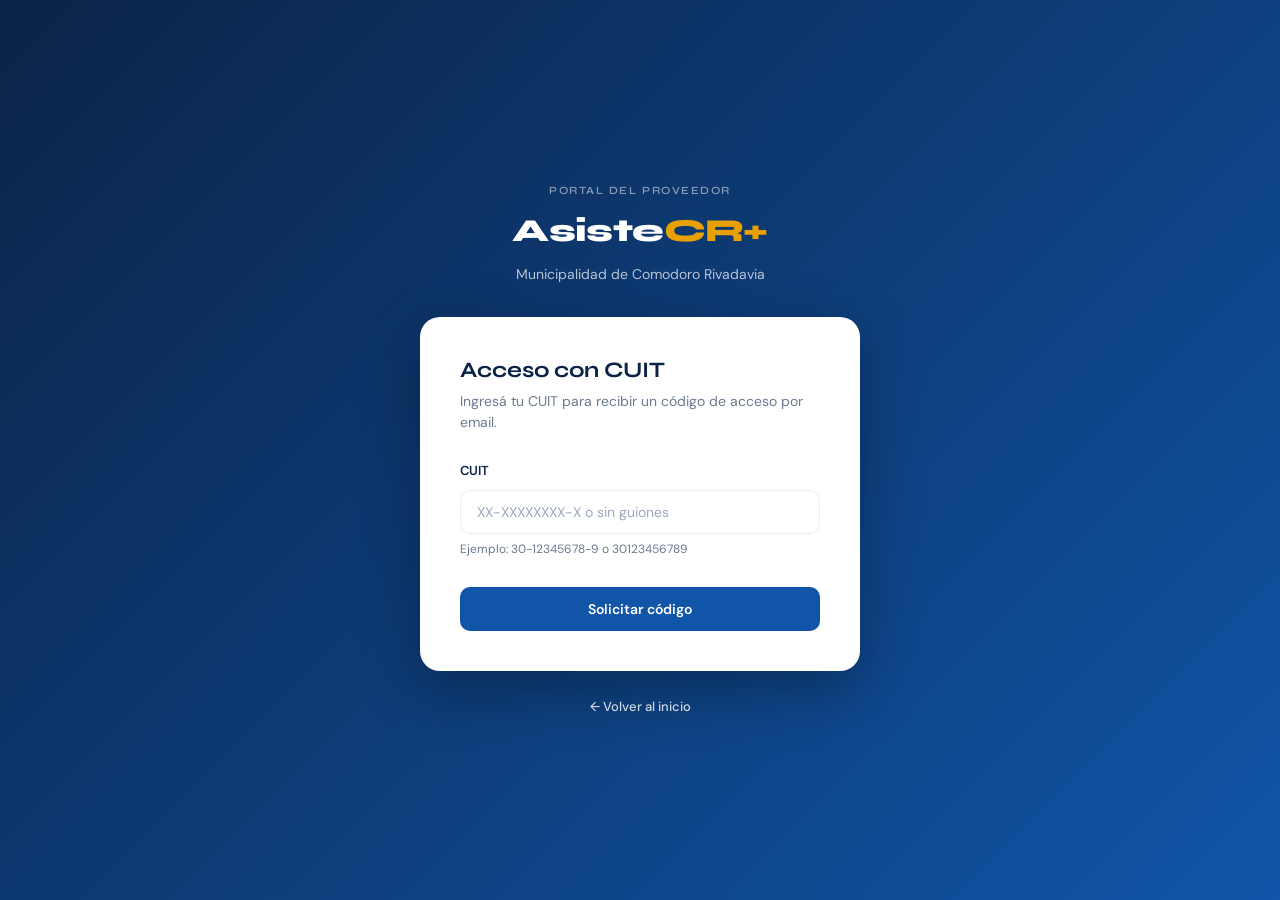
<file: login.html>
<!DOCTYPE html>
<html lang="es-AR">
<head>
    <meta charset="UTF-8">
    <meta name="viewport" content="width=device-width, initial-scale=1.0">
    <title>Acceso Proveedores - AsisteCR+</title>

    <!-- Google Fonts -->
    <link rel="preconnect" href="https://fonts.googleapis.com">
    <link rel="preconnect" href="https://fonts.gstatic.com" crossorigin>
    <link href="https://fonts.googleapis.com/css2?family=Syne:wght@600;700;800&family=DM+Sans:wght@400;500;600&display=swap" rel="stylesheet">

    <!-- Sistema de diseño compartido -->
    <link rel="stylesheet" href="components.css">

    <!-- Configuración de API según entorno -->
    <script src="config.js"></script>

    <style>
        /* ═══════════════════════════════════════════════════════════════
           LOGIN PAGE - LAYOUT CENTRADO
           ═══════════════════════════════════════════════════════════════ */
        body {
            display: flex;
            min-height: 100vh;
            background: linear-gradient(135deg, var(--navy) 0%, var(--blue) 100%);
            align-items: center;
            justify-content: center;
            padding: 20px;
        }

        /* ═══════════════════════════════════════════════════════════════
           CONTAINER PRINCIPAL
           ═══════════════════════════════════════════════════════════════ */
        .login-container {
            width: 100%;
            max-width: 440px;
        }

        /* Logo y branding */
        .login-brand {
            text-align: center;
            margin-bottom: 32px;
        }

        .login-brand .brand-label {
            font-family: 'Syne', sans-serif;
            font-size: 11px;
            font-weight: 600;
            color: rgba(255,255,255,.5);
            text-transform: uppercase;
            letter-spacing: 0.14em;
            margin-bottom: 6px;
        }

        .login-brand .brand-name {
            font-family: 'Syne', sans-serif;
            font-size: 32px;
            font-weight: 800;
            color: var(--white);
            letter-spacing: -0.02em;
        }

        .login-brand .brand-name span {
            color: var(--gold);
        }

        .login-brand .brand-subtitle {
            font-size: 14px;
            color: rgba(255,255,255,.7);
            margin-top: 6px;
        }

        /* Card principal */
        .login-card {
            background: var(--white);
            border-radius: var(--radius-xl);
            box-shadow: 0 20px 60px rgba(0,0,0,.3);
            padding: 40px;
        }

        .login-card h2 {
            font-family: 'Syne', sans-serif;
            font-size: 22px;
            font-weight: 700;
            color: var(--navy);
            margin-bottom: 8px;
        }

        .login-card p {
            font-size: 14px;
            color: var(--gray-4);
            margin-bottom: 28px;
            line-height: 1.5;
        }

        /* ═══════════════════════════════════════════════════════════════
           FORMULARIOS
           ═══════════════════════════════════════════════════════════════ */
        .form-group {
            margin-bottom: 20px;
        }

        .form-label {
            display: block;
            font-size: 13px;
            font-weight: 600;
            color: var(--navy);
            margin-bottom: 8px;
        }

        .form-input {
            width: 100%;
            padding: 12px 16px;
            border: 1.5px solid var(--gray-2);
            border-radius: var(--radius);
            font-family: 'DM Sans', sans-serif;
            font-size: 14px;
            color: var(--text);
            transition: all 0.2s;
            background: var(--white);
        }

        .form-input:focus {
            outline: none;
            border-color: var(--sky);
            box-shadow: 0 0 0 3px rgba(34,120,212,.1);
        }

        .form-input::placeholder {
            color: var(--gray-3);
        }

        .form-input.error {
            border-color: var(--red);
        }

        .form-input.error:focus {
            box-shadow: 0 0 0 3px rgba(192,48,42,.1);
        }

        /* Input especial para OTP (mono font) */
        .form-input.otp-input {
            font-family: 'Courier New', monospace;
            font-size: 20px;
            font-weight: 700;
            letter-spacing: 0.3em;
            text-align: center;
            text-transform: uppercase;
        }

        .form-hint {
            font-size: 12px;
            color: var(--gray-4);
            margin-top: 6px;
        }

        /* Botón submit */
        .btn-submit {
            width: 100%;
            padding: 13px 24px;
            background: var(--blue);
            color: var(--white);
            border: none;
            border-radius: var(--radius);
            font-family: 'DM Sans', sans-serif;
            font-size: 14px;
            font-weight: 600;
            cursor: pointer;
            transition: all 0.2s;
            margin-top: 8px;
        }

        .btn-submit:hover:not(:disabled) {
            background: var(--sky);
            transform: translateY(-1px);
            box-shadow: var(--shadow-md);
        }

        .btn-submit:disabled {
            background: var(--gray-3);
            cursor: not-allowed;
            opacity: 0.6;
        }

        .btn-submit .spinner {
            display: inline-block;
            width: 14px;
            height: 14px;
            border: 2px solid rgba(255,255,255,.3);
            border-top-color: #fff;
            border-radius: 50%;
            animation: spin 0.6s linear infinite;
            margin-right: 8px;
            vertical-align: middle;
        }

        @keyframes spin {
            to { transform: rotate(360deg); }
        }

        /* Botón secundario */
        .btn-back {
            width: 100%;
            padding: 10px 20px;
            background: transparent;
            color: var(--gray-4);
            border: 1.5px solid var(--gray-2);
            border-radius: var(--radius);
            font-family: 'DM Sans', sans-serif;
            font-size: 13px;
            font-weight: 500;
            cursor: pointer;
            transition: all 0.2s;
            margin-top: 12px;
        }

        .btn-back:hover {
            border-color: var(--blue);
            color: var(--blue);
        }

        /* ═══════════════════════════════════════════════════════════════
           ALERTAS
           ═══════════════════════════════════════════════════════════════ */
        .alert {
            padding: 12px 16px;
            border-radius: var(--radius);
            font-size: 13px;
            margin-bottom: 20px;
            display: none;
            align-items: flex-start;
            gap: 10px;
        }

        .alert.show {
            display: flex;
        }

        .alert-error {
            background: #FDE8E8;
            border: 1px solid rgba(192,48,42,.25);
            color: var(--red);
        }

        .alert-success {
            background: var(--green-l);
            border: 1px solid rgba(15,122,69,.25);
            color: var(--green);
        }

        .alert-icon {
            font-size: 16px;
            flex-shrink: 0;
            margin-top: 1px;
        }

        .alert-content {
            flex: 1;
        }

        .alert-title {
            font-weight: 600;
            margin-bottom: 2px;
        }

        .alert-text {
            font-size: 12px;
            opacity: 0.9;
        }

        /* ═══════════════════════════════════════════════════════════════
           ESTADOS DE PANTALLA
           ═══════════════════════════════════════════════════════════════ */
        .screen {
            display: none;
        }

        .screen.active {
            display: block;
        }

        /* Success state */
        .success-icon {
            width: 64px;
            height: 64px;
            background: var(--green-l);
            border-radius: 50%;
            display: flex;
            align-items: center;
            justify-content: center;
            font-size: 32px;
            margin: 0 auto 20px;
            color: var(--green);
        }

        /* Footer */
        .login-footer {
            text-align: center;
            margin-top: 24px;
        }

        .login-footer a {
            color: rgba(255,255,255,.8);
            text-decoration: none;
            font-size: 13px;
            font-weight: 500;
            transition: color 0.2s;
        }

        .login-footer a:hover {
            color: var(--white);
        }

        /* Resent code link */
        .resend-link {
            text-align: center;
            margin-top: 16px;
            font-size: 13px;
            color: var(--gray-4);
        }

        .resend-link button {
            background: none;
            border: none;
            color: var(--blue);
            font-weight: 600;
            cursor: pointer;
            text-decoration: underline;
            padding: 0;
            font-size: 13px;
        }

        .resend-link button:hover {
            color: var(--sky);
        }

        .resend-link button:disabled {
            color: var(--gray-3);
            cursor: not-allowed;
            text-decoration: none;
        }

        /* ═══════════════════════════════════════════════════════════════
           ANIMACIÓN SHAKE PARA ERRORES
           ═══════════════════════════════════════════════════════════════ */
        @keyframes shake {
            0%, 100% { transform: translateX(0); }
            10%, 30%, 50%, 70%, 90% { transform: translateX(-6px); }
            20%, 40%, 60%, 80% { transform: translateX(6px); }
        }

        .shake {
            animation: shake 0.4s ease;
        }

        /* ═══════════════════════════════════════════════════════════════
           OTP INPUTS - 6 inputs individuales con auto-avance
           ═══════════════════════════════════════════════════════════════ */
        .otp-grid {
            display: grid;
            grid-template-columns: repeat(6, 1fr);
            gap: 8px;
            margin-bottom: 20px;
        }

        .otp-digit {
            width: 100%;
            aspect-ratio: 1;
            padding: 0;
            border: 2px solid var(--gray-2);
            border-radius: var(--radius);
            font-family: 'Syne', sans-serif;
            font-size: 24px;
            font-weight: 700;
            text-align: center;
            color: var(--navy);
            text-transform: uppercase;
            transition: all 0.2s;
            background: var(--white);
        }

        .otp-digit:focus {
            outline: none;
            border-color: var(--sky);
            box-shadow: 0 0 0 3px rgba(34,120,212,.1);
        }

        .otp-digit.filled {
            border-color: var(--green);
            background: var(--green-l);
        }

        .otp-digit.error {
            border-color: var(--red);
            background: #FDEAEC;
        }

        /* Timer de expiración OTP */
        .expiration-timer {
            text-align: center;
            font-size: 13px;
            color: var(--gray-4);
            margin-bottom: 16px;
            font-weight: 500;
        }

        .expiration-timer.warning {
            color: var(--gold);
            font-weight: 600;
        }

        .expiration-timer.expired {
            color: var(--red);
            font-weight: 600;
        }

        /* ═══════════════════════════════════════════════════════════════
           RESPONSIVE
           ═══════════════════════════════════════════════════════════════ */
        @media (max-width: 480px) {
            .login-card {
                padding: 28px 24px;
            }

            .login-brand .brand-name {
                font-size: 26px;
            }

            .otp-digit {
                font-size: 20px;
            }
        }
    </style>
</head>
<body>
    <div class="login-container">
        <!-- Branding -->
        <div class="login-brand">
            <div class="brand-label">Portal del Proveedor</div>
            <div class="brand-name">Asiste<span>CR+</span></div>
            <div class="brand-subtitle">Municipalidad de Comodoro Rivadavia</div>
        </div>

        <!-- Card principal -->
        <div class="login-card">
            <!-- ═══════════════════════════════════════════════════════════════
                 PANTALLA 1: Solicitar código OTP
                 ═══════════════════════════════════════════════════════════════ -->
            <div id="screen-request" class="screen active">
                <h2>Acceso con CUIT</h2>
                <p>Ingresá tu CUIT para recibir un código de acceso por email.</p>

                <!-- Alert de errores -->
                <div id="alert-request" class="alert alert-error">
                    <span class="alert-icon">⚠️</span>
                    <div class="alert-content">
                        <div class="alert-title">Error</div>
                        <div class="alert-text" id="alert-request-text"></div>
                    </div>
                </div>

                <form id="form-request-code" onsubmit="return false;">
                    <div class="form-group">
                        <label class="form-label" for="input-cuit">CUIT</label>
                        <input
                            type="text"
                            id="input-cuit"
                            class="form-input"
                            placeholder="XX-XXXXXXXX-X o sin guiones"
                            maxlength="13"
                            required
                        >
                        <div class="form-hint">Ejemplo: 30-12345678-9 o 30123456789</div>
                    </div>

                    <button type="submit" id="btn-request" class="btn-submit">
                        Solicitar código
                    </button>
                </form>
            </div>

            <!-- ═══════════════════════════════════════════════════════════════
                 PANTALLA 2: Ingresar código OTP
                 ═══════════════════════════════════════════════════════════════ -->
            <div id="screen-verify" class="screen">
                <h2>Verificar código</h2>
                <p>Te enviamos un código de 6 caracteres a tu email <strong id="email-masked"></strong>.</p>

                <!-- Alert de errores -->
                <div id="alert-verify" class="alert alert-error">
                    <span class="alert-icon">⚠️</span>
                    <div class="alert-content">
                        <div class="alert-title">Código inválido</div>
                        <div class="alert-text" id="alert-verify-text"></div>
                    </div>
                </div>

                <!-- Alert de éxito (código enviado) -->
                <div id="alert-sent" class="alert alert-success show">
                    <span class="alert-icon">✓</span>
                    <div class="alert-content">
                        <div class="alert-title">Código enviado</div>
                        <div class="alert-text">Revisá tu email. El código es válido por 30 minutos.</div>
                    </div>
                </div>

                <form id="form-verify-code" onsubmit="return false;">
                    <div class="form-group">
                        <label class="form-label">Código OTP</label>
                        <div class="otp-grid" id="otp-grid">
                            <input type="text" class="otp-digit" maxlength="1" data-index="0" autocomplete="off">
                            <input type="text" class="otp-digit" maxlength="1" data-index="1" autocomplete="off">
                            <input type="text" class="otp-digit" maxlength="1" data-index="2" autocomplete="off">
                            <input type="text" class="otp-digit" maxlength="1" data-index="3" autocomplete="off">
                            <input type="text" class="otp-digit" maxlength="1" data-index="4" autocomplete="off">
                            <input type="text" class="otp-digit" maxlength="1" data-index="5" autocomplete="off">
                        </div>
                        <div class="form-hint">Ingresá el código de 6 caracteres que recibiste por email</div>
                    </div>

                    <!-- Timer de expiración -->
                    <div id="expiration-timer" class="expiration-timer"></div>

                    <button type="submit" id="btn-verify" class="btn-submit" disabled>
                        Verificar e ingresar
                    </button>

                    <button type="button" id="btn-back" class="btn-back">
                        ← Volver atrás
                    </button>
                </form>

                <!-- Reenviar código -->
                <div class="resend-link">
                    ¿No recibiste el código?
                    <button id="btn-resend" disabled>Reenviar</button>
                    <span id="resend-timer"></span>
                </div>
            </div>

            <!-- ═══════════════════════════════════════════════════════════════
                 PANTALLA 3: Éxito (redireccionando)
                 ═══════════════════════════════════════════════════════════════ -->
            <div id="screen-success" class="screen">
                <div class="success-icon">✓</div>
                <h2 style="text-align: center;">¡Bienvenido!</h2>
                <p style="text-align: center;">Acceso exitoso. Redireccionando al portal...</p>
            </div>
        </div>

        <!-- Footer -->
        <div class="login-footer">
            <a href="index.html">← Volver al inicio</a>
        </div>
    </div>

    <!-- ═══════════════════════════════════════════════════════════════
         JAVASCRIPT - Lógica de autenticación
         ═══════════════════════════════════════════════════════════════ -->
    <script>
        // ══════════════════════════════════════════════════════════════
        // CONFIGURACIÓN
        // ══════════════════════════════════════════════════════════════
        // API_URL se carga desde config.js

        // Estado global
        let currentCuit = '';
        let resendTimer = null;
        let expirationTimer = null;
        let otpExpirationTime = null;
        let resendCountdown = 60; // segundos hasta poder reenviar

        // ══════════════════════════════════════════════════════════════
        // HELPERS
        // ══════════════════════════════════════════════════════════════
        function showScreen(screenId) {
            document.querySelectorAll('.screen').forEach(s => s.classList.remove('active'));
            document.getElementById('screen-' + screenId).classList.add('active');
        }

        function showAlert(alertId, message) {
            const alert = document.getElementById(alertId);
            const textEl = document.getElementById(alertId + '-text');
            if (textEl) textEl.textContent = message;
            alert.classList.add('show');
        }

        function hideAlert(alertId) {
            const alert = document.getElementById(alertId);
            alert.classList.remove('show');
        }

        function setLoading(buttonId, loading) {
            const btn = document.getElementById(buttonId);
            if (loading) {
                btn.disabled = true;
                const originalText = btn.textContent;
                btn.dataset.originalText = originalText;
                btn.innerHTML = '<span class="spinner"></span>' + originalText;
            } else {
                btn.disabled = false;
                btn.textContent = btn.dataset.originalText || btn.textContent.replace(/^.*?\s/, '');
            }
        }

        function normalizeCuit(cuit) {
            return cuit.replace(/[-\s]/g, '').trim();
        }

        function formatCuit(value) {
            // Remover todo excepto números
            const numbers = value.replace(/\D/g, '');

            // Aplicar formato XX-XXXXXXXX-X
            if (numbers.length <= 2) {
                return numbers;
            } else if (numbers.length <= 10) {
                return `${numbers.slice(0, 2)}-${numbers.slice(2)}`;
            } else {
                return `${numbers.slice(0, 2)}-${numbers.slice(2, 10)}-${numbers.slice(10, 11)}`;
            }
        }

        function isValidCuit(cuit) {
            const numbers = cuit.replace(/\D/g, '');
            return numbers.length === 11;
        }

        // ══════════════════════════════════════════════════════════════
        // TIMER DE REENVÍO
        // ══════════════════════════════════════════════════════════════
        function startResendTimer() {
            resendCountdown = 60;
            const btnResend = document.getElementById('btn-resend');
            const timerEl = document.getElementById('resend-timer');

            btnResend.disabled = true;

            resendTimer = setInterval(() => {
                resendCountdown--;
                timerEl.textContent = `(${resendCountdown}s)`;

                if (resendCountdown <= 0) {
                    clearInterval(resendTimer);
                    btnResend.disabled = false;
                    timerEl.textContent = '';
                }
            }, 1000);
        }

        // ══════════════════════════════════════════════════════════════
        // TIMER DE EXPIRACIÓN OTP (30 minutos)
        // ══════════════════════════════════════════════════════════════
        function startExpirationTimer() {
            // Calcular tiempo de expiración (30 minutos desde ahora)
            otpExpirationTime = Date.now() + (30 * 60 * 1000);

            const timerEl = document.getElementById('expiration-timer');

            function updateTimer() {
                const now = Date.now();
                const remaining = otpExpirationTime - now;

                if (remaining <= 0) {
                    // Código expirado
                    clearInterval(expirationTimer);
                    timerEl.innerHTML = '⏰ El código ha expirado';
                    timerEl.className = 'expiration-timer expired';

                    // Deshabilitar verificación
                    document.getElementById('btn-verify').disabled = true;

                    // Mostrar alerta
                    showAlert('alert-verify', 'El código ha expirado. Solicitá uno nuevo.');
                    return;
                }

                // Calcular minutos y segundos
                const minutes = Math.floor(remaining / 60000);
                const seconds = Math.floor((remaining % 60000) / 1000);

                // Formatear display
                const display = `Expira en ${minutes}:${seconds.toString().padStart(2, '0')}`;
                timerEl.textContent = display;

                // Cambiar color si quedan menos de 5 minutos
                if (minutes < 5) {
                    timerEl.className = 'expiration-timer warning';
                } else {
                    timerEl.className = 'expiration-timer';
                }
            }

            // Actualizar inmediatamente y luego cada segundo
            updateTimer();
            expirationTimer = setInterval(updateTimer, 1000);
        }

        // ══════════════════════════════════════════════════════════════
        // OTP INPUTS - Auto-avance, auto-paste, validación
        // ══════════════════════════════════════════════════════════════
        function setupOTPInputs() {
            const otpInputs = document.querySelectorAll('.otp-digit');

            otpInputs.forEach((input, index) => {
                // Auto-avance al escribir
                input.addEventListener('input', (e) => {
                    const value = e.target.value.toUpperCase();
                    e.target.value = value;

                    // Remover estado de error
                    e.target.classList.remove('error');

                    if (value.length === 1) {
                        input.classList.add('filled');

                        // Avanzar al siguiente input
                        if (index < otpInputs.length - 1) {
                            otpInputs[index + 1].focus();
                        }
                    } else {
                        input.classList.remove('filled');
                    }

                    // Verificar si todos los inputs están llenos
                    checkOTPComplete();
                });

                // Backspace: volver al input anterior
                input.addEventListener('keydown', (e) => {
                    if (e.key === 'Backspace') {
                        e.target.value = '';
                        e.target.classList.remove('filled', 'error');

                        if (index > 0) {
                            otpInputs[index - 1].focus();
                        }

                        checkOTPComplete();
                    }
                });

                // Auto-paste: detectar pegado de código completo
                input.addEventListener('paste', (e) => {
                    e.preventDefault();
                    const pastedData = e.clipboardData.getData('text').toUpperCase().replace(/\s/g, '');

                    if (pastedData.length >= 6) {
                        // Distribuir cada carácter en su input
                        otpInputs.forEach((otpInput, i) => {
                            otpInput.value = pastedData[i] || '';
                            if (pastedData[i]) {
                                otpInput.classList.add('filled');
                                otpInput.classList.remove('error');
                            }
                        });

                        // Focus en el último input
                        otpInputs[5].focus();

                        // Verificar completitud
                        checkOTPComplete();
                    }
                });

                // Enter: submit si está completo
                input.addEventListener('keypress', (e) => {
                    if (e.key === 'Enter') {
                        const btnVerify = document.getElementById('btn-verify');
                        if (!btnVerify.disabled) {
                            document.getElementById('form-verify-code').dispatchEvent(new Event('submit'));
                        }
                    }
                });
            });
        }

        function checkOTPComplete() {
            const code = getOTPCode();
            const btnVerify = document.getElementById('btn-verify');
            btnVerify.disabled = code.length !== 6;
        }

        function getOTPCode() {
            const otpInputs = document.querySelectorAll('.otp-digit');
            return Array.from(otpInputs).map(input => input.value).join('');
        }

        function clearOTPInputs() {
            const otpInputs = document.querySelectorAll('.otp-digit');
            otpInputs.forEach(input => {
                input.value = '';
                input.classList.remove('filled', 'error');
            });
            document.getElementById('btn-verify').disabled = true;
        }

        function shakeOTPInputs() {
            const otpInputs = document.querySelectorAll('.otp-digit');
            const otpGrid = document.getElementById('otp-grid');

            // Agregar clase error y shake a todos los inputs
            otpInputs.forEach(input => {
                input.classList.add('error');
            });

            // Shake al contenedor
            otpGrid.classList.add('shake');

            // Remover shake después de la animación
            setTimeout(() => {
                otpGrid.classList.remove('shake');
            }, 400);
        }

        // ══════════════════════════════════════════════════════════════
        // PANTALLA 1: Solicitar código
        // ══════════════════════════════════════════════════════════════
        document.getElementById('form-request-code').addEventListener('submit', async (e) => {
            e.preventDefault();

            const cuitInput = document.getElementById('input-cuit');
            const cuit = cuitInput.value.trim();

            // Validación básica
            if (!cuit) {
                showAlert('alert-request', 'Por favor ingresá tu CUIT.');
                cuitInput.classList.add('error');
                return;
            }

            const cuitNormalized = normalizeCuit(cuit);
            if (cuitNormalized.length !== 11) {
                showAlert('alert-request', 'El CUIT debe tener 11 dígitos.');
                cuitInput.classList.add('error');
                return;
            }

            // Limpiar errores previos
            hideAlert('alert-request');
            cuitInput.classList.remove('error');

            // Guardar CUIT en estado global
            currentCuit = cuit;

            // Llamar al backend
            setLoading('btn-request', true);

            try {
                const response = await fetch(`${API_URL}/auth/request-code`, {
                    method: 'POST',
                    headers: {
                        'Content-Type': 'application/json'
                    },
                    body: JSON.stringify({ cuit })
                });

                const data = await response.json();

                if (!response.ok) {
                    throw new Error(data.detail || 'Error al solicitar código');
                }

                // Éxito: mostrar pantalla de verificación
                document.getElementById('email-masked').textContent = data.email || '***@***';
                showScreen('verify');

                // Inicializar inputs OTP
                setupOTPInputs();

                // Focus en primer input
                document.querySelector('.otp-digit').focus();

                // Iniciar timers
                startResendTimer();
                startExpirationTimer();

            } catch (error) {
                console.error('Error requesting OTP:', error);
                showAlert('alert-request', error.message || 'Error al conectar con el servidor. Intente nuevamente.');
            } finally {
                setLoading('btn-request', false);
            }
        });

        // ══════════════════════════════════════════════════════════════
        // PANTALLA 2: Verificar código
        // ══════════════════════════════════════════════════════════════
        document.getElementById('form-verify-code').addEventListener('submit', async (e) => {
            e.preventDefault();

            const otp = getOTPCode();

            // Validación básica
            if (!otp || otp.length !== 6) {
                showAlert('alert-verify', 'El código debe tener 6 caracteres.');
                shakeOTPInputs();
                return;
            }

            // Limpiar errores previos
            hideAlert('alert-verify');

            // Llamar al backend
            setLoading('btn-verify', true);

            try {
                const response = await fetch(`${API_URL}/auth/verify`, {
                    method: 'POST',
                    headers: {
                        'Content-Type': 'application/json'
                    },
                    body: JSON.stringify({
                        cuit: currentCuit,
                        code: otp
                    })
                });

                const data = await response.json();

                if (!response.ok) {
                    throw new Error(data.detail || 'Código inválido');
                }

                // Éxito: guardar JWT y datos del proveedor
                sessionStorage.setItem('jwt_token', data.token);
                sessionStorage.setItem('proveedor_data', JSON.stringify(data.proveedor));

                // Mostrar pantalla de éxito
                showScreen('success');

                // Redirigir al portal después de 1.5 segundos
                setTimeout(() => {
                    window.location.href = 'portal.html';
                }, 1500);

            } catch (error) {
                console.error('Error verifying OTP:', error);
                showAlert('alert-verify', error.message || 'Código inválido o expirado. Intentá nuevamente.');

                // Shake animation
                shakeOTPInputs();

                // Limpiar inputs
                clearOTPInputs();

                // Focus en primer input
                setTimeout(() => {
                    document.querySelector('.otp-digit').focus();
                }, 400);

            } finally {
                setLoading('btn-verify', false);
            }
        });

        // ══════════════════════════════════════════════════════════════
        // BOTÓN VOLVER ATRÁS
        // ══════════════════════════════════════════════════════════════
        document.getElementById('btn-back').addEventListener('click', () => {
            // Limpiar formularios y alertas
            clearOTPInputs();
            hideAlert('alert-verify');
            hideAlert('alert-sent');

            // Detener timers
            if (resendTimer) {
                clearInterval(resendTimer);
            }
            if (expirationTimer) {
                clearInterval(expirationTimer);
            }

            // Volver a pantalla 1
            showScreen('request');
        });

        // ══════════════════════════════════════════════════════════════
        // REENVIAR CÓDIGO
        // ══════════════════════════════════════════════════════════════
        document.getElementById('btn-resend').addEventListener('click', async () => {
            const btnResend = document.getElementById('btn-resend');
            btnResend.disabled = true;

            try {
                const response = await fetch(`${API_URL}/auth/request-code`, {
                    method: 'POST',
                    headers: {
                        'Content-Type': 'application/json'
                    },
                    body: JSON.stringify({ cuit: currentCuit })
                });

                const data = await response.json();

                if (!response.ok) {
                    throw new Error(data.detail || 'Error al reenviar código');
                }

                // Mostrar alerta de éxito
                hideAlert('alert-verify');
                showAlert('alert-sent', 'Código reenviado exitosamente.');

                // Limpiar inputs OTP
                clearOTPInputs();

                // Focus en primer input
                document.querySelector('.otp-digit').focus();

                // Reiniciar timers (reenvío y expiración)
                if (resendTimer) clearInterval(resendTimer);
                if (expirationTimer) clearInterval(expirationTimer);

                startResendTimer();
                startExpirationTimer();

            } catch (error) {
                console.error('Error resending OTP:', error);
                showAlert('alert-verify', 'Error al reenviar código. Intente nuevamente.');
                btnResend.disabled = false;
            }
        });

        // ══════════════════════════════════════════════════════════════
        // FORMATEO AUTOMÁTICO DE CUIT
        // ══════════════════════════════════════════════════════════════
        document.getElementById('input-cuit').addEventListener('input', (e) => {
            // Auto-formatear CUIT con guiones
            e.target.value = formatCuit(e.target.value);

            // Remover clases de error al escribir
            e.target.classList.remove('error');
            hideAlert('alert-request');
        });

        // ══════════════════════════════════════════════════════════════
        // INIT: Verificar si ya hay sesión activa
        // ══════════════════════════════════════════════════════════════
        window.addEventListener('DOMContentLoaded', () => {
            const token = sessionStorage.getItem('jwt_token');

            if (token) {
                // Ya hay sesión activa, redirigir al portal
                window.location.href = 'portal.html';
            }
        });
    </script>
</body>
</html>
</file>
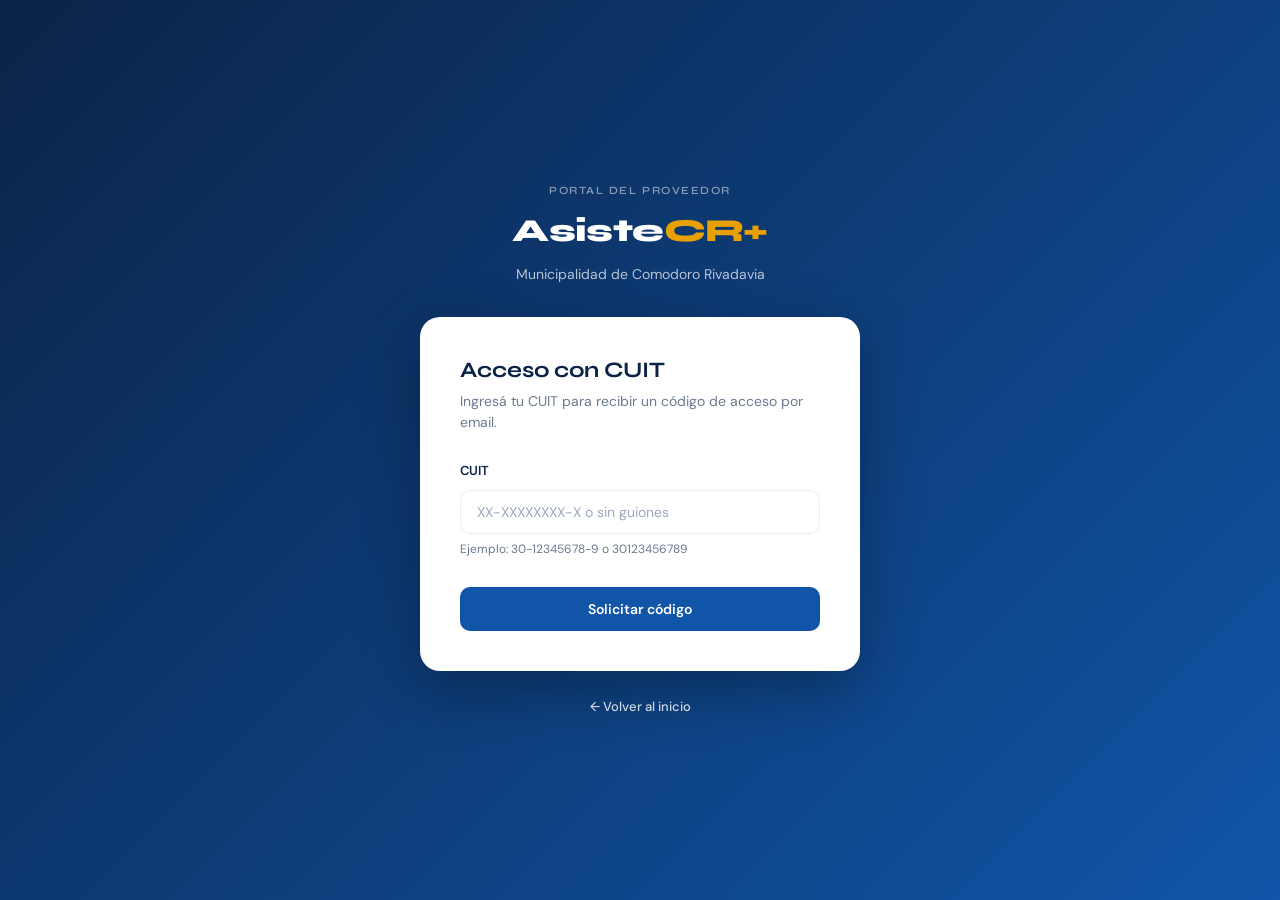
<file: portal.html>
<!DOCTYPE html>
<html lang="es-AR">
<head>
    <meta charset="UTF-8">
    <meta name="viewport" content="width=device-width, initial-scale=1.0">
    <title>Portal del Proveedor - AsisteCR+</title>

    <!-- Google Fonts -->
    <link rel="preconnect" href="https://fonts.googleapis.com">
    <link rel="preconnect" href="https://fonts.gstatic.com" crossorigin>
    <link href="https://fonts.googleapis.com/css2?family=Syne:wght@600;700;800&family=DM+Sans:wght@400;500;600&display=swap" rel="stylesheet">

    <!-- Sistema de diseño compartido -->
    <link rel="stylesheet" href="components.css">

    <!-- Configuración de API según entorno -->
    <script src="config.js"></script>

    <style>
        /* ═══════════════════════════════════════════════════════════════
           LAYOUT PRINCIPAL - CSS GRID
           ═══════════════════════════════════════════════════════════════ */
        body {
            margin: 0;
            min-height: 100vh;
            display: grid;
            grid-template-columns: 260px 1fr;
            grid-template-rows: 1fr;
            overflow: hidden;
        }

        /* ═══════════════════════════════════════════════════════════════
           SIDEBAR - 260px, sticky, navy background
           ═══════════════════════════════════════════════════════════════ */
        .sidebar {
            background: var(--navy);
            color: var(--white);
            display: flex;
            flex-direction: column;
            position: sticky;
            top: 0;
            height: 100vh;
            overflow-y: auto;
        }

        /* Brand */
        .sidebar-brand {
            padding: 24px 20px;
            border-bottom: 1px solid rgba(255,255,255,.1);
        }

        .sidebar-brand h1 {
            font-family: 'Syne', sans-serif;
            font-size: 20px;
            font-weight: 800;
            color: var(--white);
            margin: 0;
        }

        .sidebar-brand p {
            font-size: 12px;
            color: rgba(255,255,255,.6);
            margin: 4px 0 0 0;
        }

        /* User info */
        .sidebar-user {
            padding: 20px;
            border-bottom: 1px solid rgba(255,255,255,.1);
            display: flex;
            align-items: center;
            gap: 12px;
        }

        .user-avatar {
            width: 42px;
            height: 42px;
            border-radius: 50%;
            background: linear-gradient(135deg, var(--sky), var(--blue));
            display: flex;
            align-items: center;
            justify-content: center;
            font-weight: 700;
            font-size: 16px;
            color: var(--white);
        }

        .user-info h3 {
            font-size: 14px;
            font-weight: 600;
            color: var(--white);
            margin: 0;
        }

        .user-info p {
            font-size: 12px;
            color: rgba(255,255,255,.5);
            margin: 2px 0 0 0;
        }

        /* Navegación */
        .sidebar-nav {
            flex: 1;
            padding: 20px 0;
        }

        .nav-section {
            margin-bottom: 24px;
        }

        .nav-section-title {
            padding: 0 20px;
            font-size: 11px;
            font-weight: 600;
            text-transform: uppercase;
            letter-spacing: 0.05em;
            color: rgba(255,255,255,.4);
            margin-bottom: 8px;
        }

        .nav-item {
            display: flex;
            align-items: center;
            gap: 12px;
            padding: 12px 20px;
            color: rgba(255,255,255,.7);
            text-decoration: none;
            font-size: 14px;
            font-weight: 500;
            transition: all 0.2s ease;
            position: relative;
        }

        .nav-item:hover {
            background: rgba(255,255,255,.05);
            color: var(--white);
        }

        .nav-item.active {
            background: rgba(34,120,212,.15);
            color: var(--white);
            border-left: 3px solid var(--sky);
        }

        .nav-item.active::before {
            content: '';
            position: absolute;
            left: 0;
            top: 0;
            bottom: 0;
            width: 3px;
            background: var(--sky);
        }

        .nav-icon {
            width: 20px;
            height: 20px;
            opacity: 0.7;
        }

        .nav-item.active .nav-icon {
            opacity: 1;
        }

        .nav-badge {
            margin-left: auto;
            background: var(--gold);
            color: var(--navy);
            padding: 2px 8px;
            border-radius: 12px;
            font-size: 11px;
            font-weight: 700;
        }

        /* Footer de sidebar */
        .sidebar-footer {
            padding: 16px 20px;
            border-top: 1px solid rgba(255,255,255,.1);
        }

        .btn-logout {
            width: 100%;
            padding: 10px 16px;
            background: transparent;
            border: 1px solid rgba(255,255,255,.2);
            color: rgba(255,255,255,.7);
            border-radius: var(--radius-sm);
            font-size: 13px;
            font-weight: 500;
            cursor: pointer;
            transition: all 0.2s ease;
        }

        .btn-logout:hover {
            background: rgba(255,255,255,.05);
            color: var(--white);
            border-color: rgba(255,255,255,.3);
        }

        /* ═══════════════════════════════════════════════════════════════
           MAIN AREA - 1fr, overflow-y scroll
           ═══════════════════════════════════════════════════════════════ */
        .main-area {
            overflow-y: auto;
            height: 100vh;
            background: var(--gray-1);
        }

        /* Header de página */
        .page-header {
            background: var(--white);
            padding: 24px 32px;
            border-bottom: 1px solid var(--gray-2);
            position: sticky;
            top: 0;
            z-index: 10;
        }

        .page-header h1 {
            font-size: 24px;
            font-weight: 700;
            color: var(--navy);
            margin: 0 0 4px 0;
        }

        .page-header p {
            font-size: 14px;
            color: var(--gray-4);
            margin: 0;
        }

        /* Contenido de página */
        .page-content {
            padding: 32px;
        }

        /* Screens individuales - ocultos por defecto */
        .screen {
            display: none;
        }

        .screen.active {
            display: block;
        }

        /* ═══════════════════════════════════════════════════════════════
           RESPONSIVE - Mobile: sidebar → bottom nav
           ═══════════════════════════════════════════════════════════════ */
        @media (max-width: 768px) {
            body {
                grid-template-columns: 1fr;
                grid-template-rows: 1fr auto;
            }

            .sidebar {
                display: none;
            }

            .main-area {
                grid-row: 1;
            }

            /* Bottom nav para mobile */
            .bottom-nav {
                display: grid;
                grid-template-columns: repeat(4, 1fr);
                background: var(--white);
                border-top: 1px solid var(--gray-2);
                position: sticky;
                bottom: 0;
                padding: 8px 0;
            }

            .bottom-nav-item {
                display: flex;
                flex-direction: column;
                align-items: center;
                gap: 4px;
                padding: 8px;
                color: var(--gray-4);
                text-decoration: none;
                font-size: 11px;
                font-weight: 500;
            }

            .bottom-nav-item.active {
                color: var(--sky);
            }

            .bottom-nav-icon {
                width: 24px;
                height: 24px;
            }
        }

        @media (min-width: 769px) {
            .bottom-nav {
                display: none;
            }
        }

        /* ═══════════════════════════════════════════════════════════════
           PLACEHOLDER CONTENT (temporal para demo)
           ═══════════════════════════════════════════════════════════════ */
        .placeholder-box {
            background: var(--white);
            border: 2px dashed var(--gray-2);
            border-radius: var(--radius);
            padding: 48px;
            text-align: center;
            color: var(--gray-4);
        }

        .placeholder-box h3 {
            font-size: 18px;
            color: var(--navy);
            margin-bottom: 8px;
        }

        /* ═══════════════════════════════════════════════════════════════
           CHAT CONTAINER
           ═══════════════════════════════════════════════════════════════ */
        .chat-container {
            display: flex;
            flex-direction: column;
            height: calc(100vh - 180px);
        }

        .chat-messages {
            flex: 1;
            overflow-y: auto;
            padding: 20px;
            display: flex;
            flex-direction: column;
            gap: 16px;
            background: var(--gray-1);
        }

        .chat-message {
            max-width: 75%;
            padding: 12px 16px;
            border-radius: var(--radius);
            line-height: 1.5;
        }

        .chat-message.user {
            align-self: flex-end;
            background: var(--sky);
            color: white;
        }

        .chat-message.assistant {
            align-self: flex-start;
            background: var(--white);
            border: 1px solid var(--gray-2);
            white-space: pre-wrap;
        }

        .chat-input-wrapper {
            padding: 20px;
            background: var(--white);
            border-top: 1px solid var(--gray-2);
        }

        .chat-quick-actions {
            display: flex;
            gap: 8px;
            margin-bottom: 12px;
            flex-wrap: wrap;
        }

        #chatForm {
            display: flex;
            gap: 8px;
        }

        #chatInput {
            flex: 1;
            padding: 10px 14px;
            border: 1px solid var(--gray-2);
            border-radius: var(--radius-sm);
            font-family: 'DM Sans', sans-serif;
            font-size: 14px;
        }

        #chatForm button {
            padding: 10px 20px;
            background: var(--blue);
            color: white;
            border: none;
            border-radius: var(--radius-sm);
            cursor: pointer;
            font-weight: 500;
        }

        #chatForm button:hover {
            background: var(--navy);
        }
    </style>
</head>
<body>
    <!-- ═══════════════════════════════════════════════════════════════
         SIDEBAR - Navegación principal
         ═══════════════════════════════════════════════════════════════ -->
    <aside class="sidebar">
        <!-- Brand -->
        <div class="sidebar-brand">
            <h1>AsisteCR+</h1>
            <p>Portal del Proveedor</p>
        </div>

        <!-- User info -->
        <div class="sidebar-user">
            <div class="user-avatar" id="userAvatar">?</div>
            <div class="user-info">
                <h3 id="userName">Cargando...</h3>
                <p id="userCuit">--</p>
            </div>
        </div>

        <!-- Navegación -->
        <nav class="sidebar-nav">
            <div class="nav-section">
                <div class="nav-section-title">Principal</div>
                <a href="#dashboard" class="nav-item active" data-screen="dashboard">
                    <svg class="nav-icon" fill="currentColor" viewBox="0 0 20 20">
                        <path d="M3 4a1 1 0 011-1h12a1 1 0 011 1v2a1 1 0 01-1 1H4a1 1 0 01-1-1V4zM3 10a1 1 0 011-1h6a1 1 0 011 1v6a1 1 0 01-1 1H4a1 1 0 01-1-1v-6zM14 9a1 1 0 00-1 1v6a1 1 0 001 1h2a1 1 0 001-1v-6a1 1 0 00-1-1h-2z"/>
                    </svg>
                    Dashboard
                </a>
                <a href="#legajo" class="nav-item" data-screen="legajo">
                    <svg class="nav-icon" fill="currentColor" viewBox="0 0 20 20">
                        <path d="M9 2a1 1 0 000 2h2a1 1 0 100-2H9z"/>
                        <path fill-rule="evenodd" d="M4 5a2 2 0 012-2 3 3 0 003 3h2a3 3 0 003-3 2 2 0 012 2v11a2 2 0 01-2 2H6a2 2 0 01-2-2V5zm3 4a1 1 0 000 2h.01a1 1 0 100-2H7zm3 0a1 1 0 000 2h3a1 1 0 100-2h-3zm-3 4a1 1 0 100 2h.01a1 1 0 100-2H7zm3 0a1 1 0 100 2h3a1 1 0 100-2h-3z" clip-rule="evenodd"/>
                    </svg>
                    Mi Legajo
                </a>
            </div>

            <div class="nav-section">
                <div class="nav-section-title">Licitaciones</div>
                <a href="#licitaciones" class="nav-item" data-screen="licitaciones">
                    <svg class="nav-icon" fill="currentColor" viewBox="0 0 20 20">
                        <path fill-rule="evenodd" d="M6 2a2 2 0 00-2 2v12a2 2 0 002 2h8a2 2 0 002-2V7.414A2 2 0 0015.414 6L12 2.586A2 2 0 0010.586 2H6zm5 6a1 1 0 10-2 0v3.586l-1.293-1.293a1 1 0 10-1.414 1.414l3 3a1 1 0 001.414 0l3-3a1 1 0 00-1.414-1.414L11 11.586V8z" clip-rule="evenodd"/>
                    </svg>
                    Licitaciones
                    <span class="nav-badge">3</span>
                </a>
                <a href="#ofertas" class="nav-item" data-screen="ofertas">
                    <svg class="nav-icon" fill="currentColor" viewBox="0 0 20 20">
                        <path d="M9 2a1 1 0 000 2h2a1 1 0 100-2H9z"/>
                        <path fill-rule="evenodd" d="M4 5a2 2 0 012-2 3 3 0 003 3h2a3 3 0 003-3 2 2 0 012 2v11a2 2 0 01-2 2H6a2 2 0 01-2-2V5zm9.707 5.707a1 1 0 00-1.414-1.414L9 12.586l-1.293-1.293a1 1 0 00-1.414 1.414l2 2a1 1 0 001.414 0l4-4z" clip-rule="evenodd"/>
                    </svg>
                    Mis Ofertas
                </a>
            </div>

            <div class="nav-section">
                <div class="nav-section-title">Herramientas</div>
                <a href="#normativa" class="nav-item" data-screen="normativa">
                    <svg class="nav-icon" fill="currentColor" viewBox="0 0 20 20">
                        <path fill-rule="evenodd" d="M4 4a2 2 0 012-2h4.586A2 2 0 0112 2.586L15.414 6A2 2 0 0116 7.414V16a2 2 0 01-2 2H6a2 2 0 01-2-2V4z" clip-rule="evenodd"/>
                    </svg>
                    Normativa
                </a>
                <a href="#chat" class="nav-item" data-screen="chat">
                    <svg class="nav-icon" fill="currentColor" viewBox="0 0 20 20">
                        <path fill-rule="evenodd" d="M18 10c0 3.866-3.582 7-8 7a8.841 8.841 0 01-4.083-.98L2 17l1.338-3.123C2.493 12.767 2 11.434 2 10c0-3.866 3.582-7 8-7s8 3.134 8 7zM7 9H5v2h2V9zm8 0h-2v2h2V9zM9 9h2v2H9V9z" clip-rule="evenodd"/>
                    </svg>
                    Asistente IA
                </a>
                <a href="#notificaciones" class="nav-item" data-screen="notificaciones">
                    <svg class="nav-icon" fill="currentColor" viewBox="0 0 20 20">
                        <path d="M10 2a6 6 0 00-6 6v3.586l-.707.707A1 1 0 004 14h12a1 1 0 00.707-1.707L16 11.586V8a6 6 0 00-6-6zM10 18a3 3 0 01-3-3h6a3 3 0 01-3 3z"/>
                    </svg>
                    Notificaciones
                </a>
            </div>
        </nav>

        <!-- Footer -->
        <div class="sidebar-footer">
            <button class="btn-logout" onclick="logout()">Cerrar sesión</button>
        </div>
    </aside>

    <!-- ═══════════════════════════════════════════════════════════════
         MAIN AREA - Contenido principal
         ═══════════════════════════════════════════════════════════════ -->
    <main class="main-area">
        <!-- SCREEN: Dashboard -->
        <div id="screen-dashboard" class="screen active">
            <div class="page-header">
                <h1>Dashboard</h1>
                <p>Vista general de tu actividad y licitaciones compatibles</p>
            </div>
            <div class="page-content">

                <!-- KPIs Grid -->
                <div style="display: grid; grid-template-columns: repeat(auto-fit, minmax(240px, 1fr)); gap: 20px; margin-bottom: 24px;">
                    <div class="stat-card c-blue">
                        <div class="stat-icon">📋</div>
                        <div class="stat-val" id="kpiLicitacionesAbiertas">-</div>
                        <div class="stat-label">Licitaciones abiertas</div>
                    </div>

                    <div class="stat-card c-green">
                        <div class="stat-icon">✓</div>
                        <div class="stat-val" id="kpiMisOfertas">0</div>
                        <div class="stat-label">Mis ofertas presentadas</div>
                    </div>

                    <div class="stat-card c-gold">
                        <div class="stat-icon">⭐</div>
                        <div class="stat-val" id="kpiCompatibles">-</div>
                        <div class="stat-label">Compatibles con tu rubro</div>
                    </div>

                    <div class="stat-card c-sky">
                        <div class="stat-icon">🔔</div>
                        <div class="stat-val" id="kpiNotificaciones">0</div>
                        <div class="stat-label">Notificaciones nuevas</div>
                    </div>
                </div>

                <!-- Licitaciones destacadas -->
                <div class="card">
                    <div class="card-header" style="display: flex; justify-content: space-between; align-items: center;">
                        <h3>Licitaciones para vos</h3>
                        <a href="#licitaciones" class="btn-ghost" style="font-size: 14px; padding: 6px 12px;">Ver todas</a>
                    </div>
                    <div class="card-body" style="padding: 0;">
                        <table class="data-table" id="dashboardLicitacionesTable">
                            <thead>
                                <tr>
                                    <th>Expediente</th>
                                    <th>Título</th>
                                    <th>Apertura</th>
                                    <th>Estado</th>
                                </tr>
                            </thead>
                            <tbody>
                                <tr>
                                    <td colspan="4" style="text-align: center; padding: 40px; color: var(--gray-4);">
                                        Cargando licitaciones...
                                    </td>
                                </tr>
                            </tbody>
                        </table>
                    </div>
                </div>

            </div>
        </div>

        <!-- SCREEN: Mi Legajo -->
        <div id="screen-legajo" class="screen">
            <div class="page-header">
                <h1>Mi Legajo</h1>
                <p>Datos de tu empresa, documentación y rubros habilitados</p>
            </div>
            <div class="page-content">

                <!-- Estado de inscripción -->
                <div id="legajoAlerta"></div>

                <!-- Datos empresa -->
                <div class="card" style="margin-bottom: 24px;">
                    <div class="card-header" style="display: flex; justify-content: space-between; align-items: center;">
                        <h3>Información de la Empresa</h3>
                        <span class="badge badge-active" id="legajoEstadoBadge">Activo</span>
                    </div>
                    <div class="card-body">
                        <div style="display: grid; grid-template-columns: repeat(auto-fit, minmax(250px, 1fr)); gap: 20px;">
                            <div>
                                <label style="font-size: 12px; color: var(--gray-4); display: block; margin-bottom: 4px;">CUIT</label>
                                <div id="legajoCuit" style="font-weight: 500; font-size: 14px;">-</div>
                            </div>
                            <div>
                                <label style="font-size: 12px; color: var(--gray-4); display: block; margin-bottom: 4px;">Razón Social</label>
                                <div id="legajoRazonSocial" style="font-weight: 500; font-size: 14px;">-</div>
                            </div>
                            <div>
                                <label style="font-size: 12px; color: var(--gray-4); display: block; margin-bottom: 4px;">Localidad</label>
                                <div id="legajoLocalidad" style="font-weight: 500; font-size: 14px;">-</div>
                            </div>
                            <div>
                                <label style="font-size: 12px; color: var(--gray-4); display: block; margin-bottom: 4px;">Provincia</label>
                                <div id="legajoProvincia" style="font-weight: 500; font-size: 14px;">-</div>
                            </div>
                            <div>
                                <label style="font-size: 12px; color: var(--gray-4); display: block; margin-bottom: 4px;">Rubro habilitado</label>
                                <div id="legajoRubro" style="font-weight: 500; font-size: 14px;">-</div>
                            </div>
                            <div>
                                <label style="font-size: 12px; color: var(--gray-4); display: block; margin-bottom: 4px;">WhatsApp</label>
                                <div id="legajoWhatsapp" style="font-weight: 500; font-size: 14px;">-</div>
                            </div>
                        </div>
                    </div>
                </div>

                <!-- Rubro y licitaciones compatibles -->
                <div class="card" style="margin-bottom: 24px;" id="legajoRubroCard">
                    <div class="card-header" style="display: flex; justify-content: space-between; align-items: center;">
                        <h3>Rubro y compatibilidad</h3>
                        <a href="#licitaciones" class="btn-ghost" style="font-size: 13px; padding: 6px 12px;">Ver licitaciones</a>
                    </div>
                    <div class="card-body">
                        <div id="legajoRubroDetalle" style="color: var(--gray-4); font-size: 14px;">Cargando...</div>
                    </div>
                </div>

                <!-- Documentación -->
                <div class="card" style="margin-bottom: 24px;">
                    <div class="card-header">
                        <h3>Documentación</h3>
                    </div>
                    <div class="card-body">
                        <div class="alert-banner alert-gold">
                            <strong>Próximamente:</strong> Carga y gestión de documentación online.
                        </div>
                        <p style="color: var(--gray-4); margin-top: 16px; font-size: 14px;">Por ahora, enviá tu documentación a: <strong>controldocumentalyproveedores@comodoro.gov.ar</strong></p>
                    </div>
                </div>

                <!-- CTA Asistente IA -->
                <div class="alert-banner alert-blue">
                    <strong>¿Tenés dudas sobre tu legajo o inscripción?</strong>
                    <a href="#chat" style="color: var(--blue); text-decoration: underline; margin-left: 8px;">Consultá al Asistente IA</a>
                    &nbsp;o escribí a <strong>controldocumentalyproveedores@comodoro.gov.ar</strong>
                </div>

            </div>
        </div>

        <!-- SCREEN: Licitaciones -->
        <div id="screen-licitaciones" class="screen">
            <div class="page-header">
                <h1>Licitaciones</h1>
                <p>Todas las licitaciones municipales disponibles</p>
            </div>
            <div class="page-content">

                <!-- Filtros -->
                <div style="background: var(--white); padding: 16px; border-radius: var(--radius); margin-bottom: 24px; display: flex; gap: 12px; flex-wrap: wrap; align-items: center;">
                    <select id="filterEstado" style="padding: 8px 12px; border: 1px solid var(--gray-2); border-radius: var(--radius-sm); font-family: 'DM Sans', sans-serif; font-size: 14px;">
                        <option value="">Todos los estados</option>
                        <option value="abierta">Abiertas</option>
                        <option value="cerrada">Cerradas</option>
                    </select>

                    <label style="display: flex; align-items: center; gap: 8px; font-size: 14px; cursor: pointer; white-space: nowrap;">
                        <input type="checkbox" id="filterParaMi" onchange="filterLicitaciones()" style="accent-color: var(--sky); width: 16px; height: 16px;">
                        Solo para mí
                    </label>

                    <input type="text" id="filterSearch" placeholder="Buscar por expediente o título..."
                           oninput="filterLicitaciones()"
                           style="flex: 1; min-width: 200px; padding: 8px 12px; border: 1px solid var(--gray-2); border-radius: var(--radius-sm); font-family: 'DM Sans', sans-serif; font-size: 14px;">
                </div>

                <!-- Contador de resultados -->
                <div id="licitacionesContador" style="font-size: 13px; color: var(--gray-4); margin-bottom: 12px;"></div>

                <!-- Tabla -->
                <div class="card">
                    <div class="card-body" style="padding: 0;">
                        <table class="data-table" id="licitacionesTable">
                            <thead>
                                <tr>
                                    <th>Expediente</th>
                                    <th>Título</th>
                                    <th>Rubro</th>
                                    <th>Fecha Apertura</th>
                                    <th>Estado</th>
                                    <th>Acciones</th>
                                </tr>
                            </thead>
                            <tbody>
                                <tr>
                                    <td colspan="6" style="text-align: center; padding: 40px; color: var(--gray-4);">
                                        Cargando licitaciones...
                                    </td>
                                </tr>
                            </tbody>
                        </table>
                    </div>
                </div>

            </div>
        </div>

        <!-- SCREEN: Mis Ofertas -->
        <div id="screen-ofertas" class="screen">
            <div class="page-header">
                <h1>Mis Ofertas</h1>
                <p>Historial de tus presentaciones y estados</p>
            </div>
            <div class="page-content">

                <div class="alert-banner alert-blue" style="margin-bottom: 24px;">
                    <strong>Módulo en desarrollo:</strong> Próximamente podrás presentar ofertas online. Los datos a continuación son ilustrativos.
                </div>

                <!-- KPIs de ofertas -->
                <div style="display: grid; grid-template-columns: repeat(auto-fit, minmax(180px, 1fr)); gap: 16px; margin-bottom: 24px;">
                    <div class="stat-card c-blue">
                        <div class="stat-val">3</div>
                        <div class="stat-label">Total presentadas</div>
                    </div>
                    <div class="stat-card c-green">
                        <div class="stat-val">1</div>
                        <div class="stat-label">Adjudicadas</div>
                    </div>
                    <div class="stat-card c-gold">
                        <div class="stat-val">1</div>
                        <div class="stat-label">En evaluación</div>
                    </div>
                    <div class="stat-card c-sky">
                        <div class="stat-val">1</div>
                        <div class="stat-label">No adjudicada</div>
                    </div>
                </div>

                <!-- Tabla de ofertas -->
                <div class="card">
                    <div class="card-header">
                        <h3>Historial de ofertas</h3>
                    </div>
                    <div class="card-body" style="padding: 0;">
                        <table class="data-table">
                            <thead>
                                <tr>
                                    <th>Expediente</th>
                                    <th>Descripción</th>
                                    <th>Fecha Presentación</th>
                                    <th>Monto Ofertado</th>
                                    <th>Estado</th>
                                </tr>
                            </thead>
                            <tbody>
                                <tr>
                                    <td><strong>EXP-2025-0142</strong></td>
                                    <td>Provisión de materiales de limpieza</td>
                                    <td>15/11/2025</td>
                                    <td>$1.250.000</td>
                                    <td><span class="badge badge-active">Adjudicada</span></td>
                                </tr>
                                <tr>
                                    <td><strong>EXP-2026-0031</strong></td>
                                    <td>Mantenimiento de espacios verdes</td>
                                    <td>02/02/2026</td>
                                    <td>$890.000</td>
                                    <td><span class="badge badge-pending">En evaluación</span></td>
                                </tr>
                                <tr>
                                    <td><strong>EXP-2025-0098</strong></td>
                                    <td>Servicio de impresión y fotocopiado</td>
                                    <td>08/09/2025</td>
                                    <td>$430.000</td>
                                    <td><span class="badge badge-inactive">No adjudicada</span></td>
                                </tr>
                            </tbody>
                        </table>
                    </div>
                </div>

                <!-- CTA -->
                <div class="alert-banner alert-green" style="margin-top: 24px;">
                    <strong>¿Querés presentar una oferta?</strong> Revisá las licitaciones abiertas en
                    <a href="#licitaciones" style="color: inherit; text-decoration: underline;">Licitaciones</a>
                    o consultá con el <a href="#chat" style="color: inherit; text-decoration: underline;">Asistente IA</a>.
                </div>

            </div>
        </div>

        <!-- SCREEN: Normativa -->
        <div id="screen-normativa" class="screen">
            <div class="page-header">
                <h1>Normativa</h1>
                <p>Marco legal y regulatorio de compras públicas municipales</p>
            </div>
            <div class="page-content">

                <!-- CTA al asistente -->
                <div class="alert-banner alert-blue" style="margin-bottom: 24px;">
                    <strong>¿Tenés dudas sobre normativa o procesos?</strong>
                    <a href="#chat" data-screen="chat" style="color: var(--blue); text-decoration: underline; margin-left: 8px;">Consultá con Codi, el Asistente IA</a>
                </div>

                <!-- Sección: Leyes y decretos -->
                <div class="card" style="margin-bottom: 24px;">
                    <div class="card-header">
                        <h3>Leyes y Decretos</h3>
                    </div>
                    <div class="card-body" style="padding: 0;">
                        <table class="data-table">
                            <thead>
                                <tr>
                                    <th>Norma</th>
                                    <th>Descripción</th>
                                    <th>Ámbito</th>
                                    <th>Acción</th>
                                </tr>
                            </thead>
                            <tbody>
                                <tr>
                                    <td><strong>Ley II N°76</strong></td>
                                    <td>Contrataciones del Estado Provincial de Chubut</td>
                                    <td><span class="badge badge-open">Provincial</span></td>
                                    <td>
                                        <button class="btn-ghost" style="font-size: 12px; padding: 4px 10px;"
                                            onclick="consultarNormativa('Explicame la Ley II N°76 de Contrataciones del Estado Provincial de Chubut')">
                                            Consultar IA
                                        </button>
                                    </td>
                                </tr>
                                <tr>
                                    <td><strong>Ley N°4829</strong></td>
                                    <td>Compre Chubut — preferencia a proveedores locales</td>
                                    <td><span class="badge badge-open">Provincial</span></td>
                                    <td>
                                        <button class="btn-ghost" style="font-size: 12px; padding: 4px 10px;"
                                            onclick="consultarNormativa('¿Qué dice la Ley Compre Chubut N°4829 y cómo me beneficia como proveedor local?')">
                                            Consultar IA
                                        </button>
                                    </td>
                                </tr>
                                <tr>
                                    <td><strong>Decreto 777/06</strong></td>
                                    <td>Reglamentación del proceso de contrataciones municipales</td>
                                    <td><span class="badge badge-pending">Municipal</span></td>
                                    <td>
                                        <button class="btn-ghost" style="font-size: 12px; padding: 4px 10px;"
                                            onclick="consultarNormativa('¿Qué establece el Decreto 777/06 sobre contrataciones municipales?')">
                                            Consultar IA
                                        </button>
                                    </td>
                                </tr>
                            </tbody>
                        </table>
                    </div>
                </div>

                <!-- Sección: Documentos del proceso -->
                <div class="card" style="margin-bottom: 24px;">
                    <div class="card-header">
                        <h3>Documentos del Proceso Licitatorio</h3>
                    </div>
                    <div style="display: grid; gap: 1px; background: var(--gray-2);">

                        <div style="background: var(--white); padding: 16px 20px; display: flex; justify-content: space-between; align-items: center; gap: 16px;">
                            <div>
                                <div style="font-weight: 600; font-size: 14px; color: var(--navy); margin-bottom: 2px;">Pliego de Bases y Condiciones Generales (PBCG)</div>
                                <div style="font-size: 13px; color: var(--gray-4);">Condiciones comunes a todas las licitaciones municipales</div>
                            </div>
                            <div style="display: flex; gap: 8px; flex-shrink: 0;">
                                <button class="btn-ghost" style="font-size: 12px; padding: 6px 12px;"
                                    onclick="consultarNormativa('¿Qué contiene el Pliego de Bases y Condiciones Generales (PBCG) y qué debo tener en cuenta?')">
                                    Consultar IA
                                </button>
                            </div>
                        </div>

                        <div style="background: var(--white); padding: 16px 20px; display: flex; justify-content: space-between; align-items: center; gap: 16px;">
                            <div>
                                <div style="font-weight: 600; font-size: 14px; color: var(--navy); margin-bottom: 2px;">Pliego de Bases y Condiciones Particulares (PBCP)</div>
                                <div style="font-size: 13px; color: var(--gray-4);">Específico de cada licitación — prevalece sobre el PBCG</div>
                            </div>
                            <div style="display: flex; gap: 8px; flex-shrink: 0;">
                                <button class="btn-ghost" style="font-size: 12px; padding: 6px 12px;"
                                    onclick="consultarNormativa('¿Qué es el PBCP y en qué se diferencia del PBCG?')">
                                    Consultar IA
                                </button>
                            </div>
                        </div>

                        <div style="background: var(--white); padding: 16px 20px; display: flex; justify-content: space-between; align-items: center; gap: 16px;">
                            <div>
                                <div style="font-weight: 600; font-size: 14px; color: var(--navy); margin-bottom: 2px;">Guía de Inscripción de Proveedores</div>
                                <div style="font-size: 13px; color: var(--gray-4);">Requisitos, documentación y pasos para inscribirse en el padrón</div>
                            </div>
                            <div style="display: flex; gap: 8px; flex-shrink: 0;">
                                <button class="btn-ghost" style="font-size: 12px; padding: 6px 12px;"
                                    onclick="consultarNormativa('¿Cuáles son los pasos y documentos necesarios para inscribirse como proveedor municipal?')">
                                    Consultar IA
                                </button>
                            </div>
                        </div>

                    </div>
                </div>

                <!-- Sección: Preguntas frecuentes navegables -->
                <div class="card" style="margin-bottom: 24px;">
                    <div class="card-header">
                        <h3>Preguntas frecuentes</h3>
                    </div>
                    <div style="display: grid; gap: 1px; background: var(--gray-2);">
                        <button onclick="consultarNormativa('¿Cuáles son los tipos de contratación municipal y cuándo se usa cada uno?')"
                            style="background: var(--white); border: none; padding: 14px 20px; text-align: left; cursor: pointer; font-family: inherit; font-size: 14px; color: var(--navy); display: flex; justify-content: space-between; align-items: center;">
                            ¿Qué tipos de licitación existen? <span style="color: var(--sky);">→ Consultar</span>
                        </button>
                        <button onclick="consultarNormativa('¿Cómo armo el sobre para presentar una oferta en una licitación?')"
                            style="background: var(--white); border: none; padding: 14px 20px; text-align: left; cursor: pointer; font-family: inherit; font-size: 14px; color: var(--navy); display: flex; justify-content: space-between; align-items: center;">
                            ¿Cómo armo el sobre para presentar una oferta? <span style="color: var(--sky);">→ Consultar</span>
                        </button>
                        <button onclick="consultarNormativa('¿Qué es la garantía de oferta y cómo se integra?')"
                            style="background: var(--white); border: none; padding: 14px 20px; text-align: left; cursor: pointer; font-family: inherit; font-size: 14px; color: var(--navy); display: flex; justify-content: space-between; align-items: center;">
                            ¿Qué es la garantía de oferta y cómo se integra? <span style="color: var(--sky);">→ Consultar</span>
                        </button>
                        <button onclick="consultarNormativa('¿Cómo funciona el acto de apertura de una licitación y qué pasa después?')"
                            style="background: var(--white); border: none; padding: 14px 20px; text-align: left; cursor: pointer; font-family: inherit; font-size: 14px; color: var(--navy); display: flex; justify-content: space-between; align-items: center;">
                            ¿Cómo es el acto de apertura y qué sigue después? <span style="color: var(--sky);">→ Consultar</span>
                        </button>
                        <button onclick="consultarNormativa('¿Puedo impugnar una adjudicación? ¿Cómo y en qué plazo?')"
                            style="background: var(--white); border: none; padding: 14px 20px; text-align: left; cursor: pointer; font-family: inherit; font-size: 14px; color: var(--navy); display: flex; justify-content: space-between; align-items: center;">
                            ¿Puedo impugnar una adjudicación? <span style="color: var(--sky);">→ Consultar</span>
                        </button>
                    </div>
                </div>

                <!-- Contacto -->
                <div class="card">
                    <div class="card-header">
                        <h3>Contacto Oficial</h3>
                    </div>
                    <div class="card-body" style="display: grid; grid-template-columns: repeat(auto-fit, minmax(220px, 1fr)); gap: 16px;">
                        <div>
                            <div style="font-size: 12px; color: var(--gray-4); margin-bottom: 4px;">Licitaciones y concursos</div>
                            <div style="font-size: 14px; font-weight: 500;">licitacionesyconcursos@comodoro.gov.ar</div>
                        </div>
                        <div>
                            <div style="font-size: 12px; color: var(--gray-4); margin-bottom: 4px;">Inscripción de proveedores</div>
                            <div style="font-size: 14px; font-weight: 500;">controldocumentalyproveedores@comodoro.gov.ar</div>
                        </div>
                        <div>
                            <div style="font-size: 12px; color: var(--gray-4); margin-bottom: 4px;">Dirección</div>
                            <div style="font-size: 14px; font-weight: 500;">Namuncurá 26, Comodoro Rivadavia</div>
                        </div>
                        <div>
                            <div style="font-size: 12px; color: var(--gray-4); margin-bottom: 4px;">Horario</div>
                            <div style="font-size: 14px; font-weight: 500;">Lunes a viernes hasta 12:00 hs (día anterior a apertura)</div>
                        </div>
                    </div>
                </div>

            </div>
        </div>

        <!-- SCREEN: Asistente IA -->
        <div id="screen-chat" class="screen">
            <div class="page-header">
                <h1>Asistente IA</h1>
                <p id="chatSubtitle">Consultá sobre licitaciones, normativa y procesos</p>
            </div>
            <div class="page-content chat-container" style="padding: 0;">
                <div class="chat-messages" id="chatMessages"></div>
                <div class="chat-input-wrapper">
                    <div class="chat-quick-actions" id="chatChips">
                        <button class="chip" data-msg="¿Qué licitaciones hay abiertas para mi rubro?">Licitaciones para mi rubro</button>
                        <button class="chip" data-msg="¿Cuáles son los requisitos para presentar una oferta?">Requisitos para ofertar</button>
                        <button class="chip" data-msg="¿Cómo obtengo el pliego de bases y condiciones?">Obtener pliego</button>
                        <button class="chip" data-msg="¿Qué dice la Ley Compre Chubut?">Ley Compre Chubut</button>
                    </div>
                    <form id="chatForm">
                        <input type="text" id="chatInput" placeholder="Escribí tu consulta..." autocomplete="off">
                        <button type="submit">Enviar</button>
                    </form>
                </div>
            </div>
        </div>

        <!-- SCREEN: Notificaciones -->
        <div id="screen-notificaciones" class="screen">
            <div class="page-header">
                <h1>Notificaciones</h1>
                <p>Historial de alertas recibidas por email</p>
            </div>
            <div class="page-content">

                <div class="alert-banner alert-blue" style="margin-bottom: 24px;">
                    <strong>Alertas por email:</strong> Cuando haya licitaciones compatibles con tu rubro, recibirás una notificación automática en tu email registrado.
                </div>

                <!-- KPIs -->
                <div style="display: grid; grid-template-columns: repeat(auto-fit, minmax(180px, 1fr)); gap: 16px; margin-bottom: 24px;">
                    <div class="stat-card c-blue">
                        <div class="stat-val">3</div>
                        <div class="stat-label">Alertas recibidas</div>
                    </div>
                    <div class="stat-card c-green">
                        <div class="stat-val">1</div>
                        <div class="stat-label">Este mes</div>
                    </div>
                    <div class="stat-card c-gold">
                        <div class="stat-val">2</div>
                        <div class="stat-label">Licitaciones notificadas</div>
                    </div>
                </div>

                <!-- Historial -->
                <div class="card">
                    <div class="card-header" style="display: flex; justify-content: space-between; align-items: center;">
                        <h3>Historial de alertas</h3>
                        <span class="badge badge-pending">Datos ilustrativos</span>
                    </div>
                    <div style="display: grid; gap: 1px; background: var(--gray-2);">

                        <div style="background: var(--white); padding: 16px 20px; display: grid; grid-template-columns: 1fr auto; gap: 12px; align-items: start;">
                            <div>
                                <div style="font-size: 13px; color: var(--gray-4); margin-bottom: 4px;">Hace 3 días · Email</div>
                                <div style="font-size: 14px; font-weight: 500; color: var(--navy); margin-bottom: 4px;">Nueva licitación compatible con tu rubro</div>
                                <div style="font-size: 13px; color: var(--gray-4);">EXP-2026-0031 · Mantenimiento de espacios verdes · Apertura: 20/03/2026</div>
                            </div>
                            <span class="badge badge-active">Leída</span>
                        </div>

                        <div style="background: var(--white); padding: 16px 20px; display: grid; grid-template-columns: 1fr auto; gap: 12px; align-items: start;">
                            <div>
                                <div style="font-size: 13px; color: var(--gray-4); margin-bottom: 4px;">Hace 2 semanas · Email</div>
                                <div style="font-size: 14px; font-weight: 500; color: var(--navy); margin-bottom: 4px;">Recordatorio: vencimiento de oferta</div>
                                <div style="font-size: 13px; color: var(--gray-4);">EXP-2026-0031 · Cierre de presentaciones mañana a las 10:00 hs</div>
                            </div>
                            <span class="badge badge-active">Leída</span>
                        </div>

                        <div style="background: var(--white); padding: 16px 20px; display: grid; grid-template-columns: 1fr auto; gap: 12px; align-items: start;">
                            <div>
                                <div style="font-size: 13px; color: var(--gray-4); margin-bottom: 4px;">Hace 4 meses · Email</div>
                                <div style="font-size: 14px; font-weight: 500; color: var(--navy); margin-bottom: 4px;">Nueva licitación compatible con tu rubro</div>
                                <div style="font-size: 13px; color: var(--gray-4);">EXP-2025-0142 · Provisión de materiales de limpieza · Apertura: 15/11/2025</div>
                            </div>
                            <span class="badge badge-active">Leída</span>
                        </div>

                    </div>
                </div>

                <!-- Info WhatsApp -->
                <div class="card" style="margin-top: 24px;">
                    <div class="card-header">
                        <h3>Tu configuración de alertas</h3>
                    </div>
                    <div class="card-body">
                        <div style="display: grid; grid-template-columns: repeat(auto-fit, minmax(200px, 1fr)); gap: 16px;">
                            <div>
                                <div style="font-size: 12px; color: var(--gray-4); margin-bottom: 4px;">Email registrado</div>
                                <div id="notifEmail" style="font-size: 14px; font-weight: 500;">Cargando...</div>
                            </div>
                            <div>
                                <div style="font-size: 12px; color: var(--gray-4); margin-bottom: 4px;">Alertas activadas para</div>
                                <div id="notifRubro" style="font-size: 14px; font-weight: 500;">Cargando...</div>
                            </div>
                        </div>
                        <p style="margin: 16px 0 0 0; font-size: 13px; color: var(--gray-4);">
                            Para modificar tu email o rubro contactá a
                            <a href="mailto:controldocumentalyproveedores@comodoro.gov.ar" style="color: var(--blue);">controldocumentalyproveedores@comodoro.gov.ar</a>
                        </p>
                    </div>
                </div>

            </div>
        </div>
    </main>

    <!-- ═══════════════════════════════════════════════════════════════
         BOTTOM NAV - Solo mobile
         ═══════════════════════════════════════════════════════════════ -->
    <nav class="bottom-nav">
        <a href="#dashboard" class="bottom-nav-item active" data-screen="dashboard">
            <svg class="bottom-nav-icon" fill="currentColor" viewBox="0 0 20 20">
                <path d="M3 4a1 1 0 011-1h12a1 1 0 011 1v2a1 1 0 01-1 1H4a1 1 0 01-1-1V4zM3 10a1 1 0 011-1h6a1 1 0 011 1v6a1 1 0 01-1 1H4a1 1 0 01-1-1v-6zM14 9a1 1 0 00-1 1v6a1 1 0 001 1h2a1 1 0 001-1v-6a1 1 0 00-1-1h-2z"/>
            </svg>
            Inicio
        </a>
        <a href="#licitaciones" class="bottom-nav-item" data-screen="licitaciones">
            <svg class="bottom-nav-icon" fill="currentColor" viewBox="0 0 20 20">
                <path fill-rule="evenodd" d="M6 2a2 2 0 00-2 2v12a2 2 0 002 2h8a2 2 0 002-2V7.414A2 2 0 0015.414 6L12 2.586A2 2 0 0010.586 2H6zm5 6a1 1 0 10-2 0v3.586l-1.293-1.293a1 1 0 10-1.414 1.414l3 3a1 1 0 001.414 0l3-3a1 1 0 00-1.414-1.414L11 11.586V8z" clip-rule="evenodd"/>
            </svg>
            Licitaciones
        </a>
        <a href="#chat" class="bottom-nav-item" data-screen="chat">
            <svg class="bottom-nav-icon" fill="currentColor" viewBox="0 0 20 20">
                <path fill-rule="evenodd" d="M18 10c0 3.866-3.582 7-8 7a8.841 8.841 0 01-4.083-.98L2 17l1.338-3.123C2.493 12.767 2 11.434 2 10c0-3.866 3.582-7 8-7s8 3.134 8 7zM7 9H5v2h2V9zm8 0h-2v2h2V9zM9 9h2v2H9V9z" clip-rule="evenodd"/>
            </svg>
            Asistente
        </a>
        <a href="#legajo" class="bottom-nav-item" data-screen="legajo">
            <svg class="bottom-nav-icon" fill="currentColor" viewBox="0 0 20 20">
                <path d="M9 2a1 1 0 000 2h2a1 1 0 100-2H9z"/>
                <path fill-rule="evenodd" d="M4 5a2 2 0 012-2 3 3 0 003 3h2a3 3 0 003-3 2 2 0 012 2v11a2 2 0 01-2 2H6a2 2 0 01-2-2V5zm3 4a1 1 0 000 2h.01a1 1 0 100-2H7zm3 0a1 1 0 000 2h3a1 1 0 100-2h-3zm-3 4a1 1 0 100 2h.01a1 1 0 100-2H7zm3 0a1 1 0 100 2h3a1 1 0 100-2h-3z" clip-rule="evenodd"/>
            </svg>
            Perfil
        </a>
    </nav>

    <!-- ═══════════════════════════════════════════════════════════════
         JAVASCRIPT - SPA Navigation & Auth
         ═══════════════════════════════════════════════════════════════ -->
    <script>
        // ══════════════════════════════════════════════════════════════
        // CONFIG: API URL
        // ══════════════════════════════════════════════════════════════
        // API_URL se carga desde config.js

        // ══════════════════════════════════════════════════════════════
        // ESTADO GLOBAL del proveedor autenticado
        // ══════════════════════════════════════════════════════════════
        let proveedorActual = null;

        // ══════════════════════════════════════════════════════════════
        // AUTH: Verificar JWT al cargar
        // ══════════════════════════════════════════════════════════════
        function checkAuth() {
            const token = sessionStorage.getItem('jwt_token');
            const proveedor = sessionStorage.getItem('proveedor_data');

            if (!token || !proveedor) {
                window.location.href = 'login.html';
                return;
            }

            // Verificar expiración del JWT decodificando el payload (sin verificar firma)
            try {
                const payload = JSON.parse(atob(token.split('.')[1]));
                if (payload.exp && Date.now() / 1000 > payload.exp) {
                    console.warn('JWT expirado, redirigiendo al login');
                    logout();
                    return;
                }
            } catch (e) {
                console.error('JWT malformado:', e);
                logout();
                return;
            }

            try {
                const data = JSON.parse(proveedor);

                document.getElementById('userName').textContent = data.nombre || 'Proveedor';
                document.getElementById('userCuit').textContent = data.cuit || '--';

                const iniciales = (data.nombre || 'P').split(' ').map(n => n[0]).join('').substring(0, 2).toUpperCase();
                document.getElementById('userAvatar').textContent = iniciales;

            } catch (e) {
                console.error('Error parseando datos del proveedor:', e);
                logout();
            }
        }

        // Recheck de expiración cada 5 minutos mientras el portal está abierto
        setInterval(() => {
            const token = sessionStorage.getItem('jwt_token');
            if (!token) return;
            try {
                const payload = JSON.parse(atob(token.split('.')[1]));
                if (payload.exp && Date.now() / 1000 > payload.exp) {
                    logout();
                }
            } catch (e) { logout(); }
        }, 5 * 60 * 1000);

        // ══════════════════════════════════════════════════════════════
        // PERFIL: Carga datos completos del proveedor desde el backend
        // ══════════════════════════════════════════════════════════════
        async function loadPerfilProveedor() {
            const token = sessionStorage.getItem('jwt_token');
            try {
                const res = await fetch(`${API_URL}/proveedores/me`, {
                    headers: { 'Authorization': `Bearer ${token}` }
                });
                if (!res.ok) return;
                proveedorActual = await res.json();

                // Actualizar sidebar con nombre completo desde backend
                document.getElementById('userName').textContent = proveedorActual.razon_social || 'Proveedor';
                document.getElementById('userCuit').textContent = proveedorActual.cuit || '--';
                const iniciales = (proveedorActual.razon_social || 'P').split(' ').map(n => n[0]).join('').substring(0, 2).toUpperCase();
                document.getElementById('userAvatar').textContent = iniciales;
            } catch (e) {
                console.error('Error cargando perfil:', e);
            }
        }

        // ══════════════════════════════════════════════════════════════
        // LOGOUT
        // ══════════════════════════════════════════════════════════════
        function logout() {
            sessionStorage.removeItem('jwt_token');
            sessionStorage.removeItem('proveedor_data');
            window.location.href = 'index.html';
        }

        // ══════════════════════════════════════════════════════════════
        // DATA LOADING: Dashboard
        // ══════════════════════════════════════════════════════════════
        async function loadDashboard() {
            const token = sessionStorage.getItem('jwt_token');

            try {
                const res = await fetch(`${API_URL}/licitaciones`, {
                    headers: { 'Authorization': `Bearer ${token}` }
                });
                const data = await res.json();
                const licitaciones = data.licitaciones || data;

                // Filtrar abiertas
                const abiertas = licitaciones.filter(l => l.estado === 'abierta');

                // Detectar compatibles por rubro del proveedor
                const rubroProveedor = (proveedorActual?.rubro || '').toLowerCase();
                const compatibles = rubroProveedor
                    ? abiertas.filter(l => (l.rubro || '').toLowerCase().includes(rubroProveedor) || rubroProveedor.includes((l.rubro || '').toLowerCase()))
                    : abiertas;

                // Actualizar KPIs
                document.getElementById('kpiLicitacionesAbiertas').textContent = abiertas.length;
                document.getElementById('kpiCompatibles').textContent = compatibles.length;

                // Alerta si no hay rubro cargado
                const dashboardContent = document.querySelector('#screen-dashboard .page-content');
                const existingAlert = document.getElementById('alertSinRubro');
                if (!rubroProveedor && !existingAlert) {
                    const alert = document.createElement('div');
                    alert.id = 'alertSinRubro';
                    alert.className = 'alert-banner alert-gold';
                    alert.style.marginBottom = '24px';
                    alert.innerHTML = '<strong>Completá tu perfil:</strong> No tenés rubro registrado. Contactá a <a href="mailto:controldocumentalyproveedores@comodoro.gov.ar" style="color: inherit;">la Municipalidad</a> para actualizar tus datos.';
                    dashboardContent.insertBefore(alert, dashboardContent.firstChild);
                }

                // Llenar tabla — primero compatibles, luego resto (top 5 en total)
                const tbody = document.querySelector('#dashboardLicitacionesTable tbody');
                tbody.innerHTML = '';

                const ordenadas = [
                    ...compatibles,
                    ...abiertas.filter(l => !compatibles.includes(l))
                ].slice(0, 5);

                if (ordenadas.length === 0) {
                    tbody.innerHTML = '<tr><td colspan="4" style="text-align: center; padding: 40px; color: var(--gray-4);">No hay licitaciones abiertas actualmente.</td></tr>';
                } else {
                    ordenadas.forEach(lic => {
                        const esCompatible = compatibles.includes(lic);
                        const tr = document.createElement('tr');
                        tr.innerHTML = `
                            <td><strong>${lic.numero_expediente || 'S/N'}</strong></td>
                            <td>
                                ${lic.titulo}
                                ${esCompatible ? '<span class="badge badge-open" style="margin-left: 8px; font-size: 11px;">Para vos</span>' : ''}
                            </td>
                            <td>${lic.fecha_apertura || 'A confirmar'}</td>
                            <td><span class="badge badge-open">Abierta</span></td>
                        `;
                        tbody.appendChild(tr);
                    });
                }

            } catch (error) {
                console.error('Error cargando dashboard:', error);
                document.querySelector('#dashboardLicitacionesTable tbody').innerHTML =
                    '<tr><td colspan="4" style="text-align: center; padding: 40px; color: var(--red);">Error cargando licitaciones</td></tr>';
            }
        }

        // ══════════════════════════════════════════════════════════════
        // DATA LOADING: Mi Legajo
        // ══════════════════════════════════════════════════════════════
        async function loadLegajo() {
            const token = sessionStorage.getItem('jwt_token');

            try {
                // Usar perfil ya cargado o pedirlo de nuevo
                const proveedor = proveedorActual || await fetch(`${API_URL}/proveedores/me`, {
                    headers: { 'Authorization': `Bearer ${token}` }
                }).then(r => r.json());

                document.getElementById('legajoCuit').textContent = proveedor.cuit || '-';
                document.getElementById('legajoRazonSocial').textContent = proveedor.razon_social || '-';
                document.getElementById('legajoLocalidad').textContent = proveedor.localidad || 'No especificado';
                document.getElementById('legajoProvincia').textContent = proveedor.provincia || 'No especificado';
                document.getElementById('legajoRubro').textContent = proveedor.rubro || 'No especificado';
                document.getElementById('legajoWhatsapp').textContent = proveedor.whatsapp || 'No especificado';

                // Alerta si datos incompletos
                const alertaEl = document.getElementById('legajoAlerta');
                if (!proveedor.rubro || !proveedor.whatsapp) {
                    alertaEl.innerHTML = `<div class="alert-banner alert-gold" style="margin-bottom: 24px;">
                        <strong>Datos incompletos:</strong> Tu perfil no tiene ${!proveedor.rubro ? 'rubro' : ''}${!proveedor.rubro && !proveedor.whatsapp ? ' ni ' : ''}${!proveedor.whatsapp ? 'WhatsApp' : ''} registrado.
                        Contactá a <a href="mailto:controldocumentalyproveedores@comodoro.gov.ar" style="color: inherit; text-decoration: underline;">la Municipalidad</a> para actualizarlo.
                    </div>`;
                } else {
                    alertaEl.innerHTML = '';
                }

                // Detalle de rubro con licitaciones compatibles
                const rubroDetalle = document.getElementById('legajoRubroDetalle');
                if (proveedor.rubro) {
                    // Contar compatibles de las licitaciones ya cargadas
                    const compatibles = allLicitaciones.filter(l =>
                        l.estado === 'abierta' &&
                        (l.rubro || '').toLowerCase().includes(proveedor.rubro.toLowerCase())
                    );
                    rubroDetalle.innerHTML = `
                        <p style="margin: 0 0 12px 0;">Estás habilitado para participar en licitaciones del rubro <strong>${proveedor.rubro}</strong>.</p>
                        <p style="margin: 0; color: var(--green); font-weight: 500;">
                            ${compatibles.length > 0
                                ? `Hay ${compatibles.length} licitación${compatibles.length > 1 ? 'es' : ''} abierta${compatibles.length > 1 ? 's' : ''} compatible${compatibles.length > 1 ? 's' : ''} con tu rubro.`
                                : 'No hay licitaciones abiertas compatibles con tu rubro en este momento.'}
                        </p>`;
                } else {
                    rubroDetalle.innerHTML = '<p style="margin: 0; color: var(--gray-4);">No tenés rubro registrado. No podemos determinar compatibilidad con licitaciones.</p>';
                }

            } catch (error) {
                console.error('Error cargando legajo:', error);
            }
        }

        // ══════════════════════════════════════════════════════════════
        // DATA LOADING: Licitaciones
        // ══════════════════════════════════════════════════════════════
        let allLicitaciones = [];

        async function loadLicitaciones() {
            const token = sessionStorage.getItem('jwt_token');

            try {
                const res = await fetch(`${API_URL}/licitaciones`, {
                    headers: {'Authorization': `Bearer ${token}`}
                });
                const data = await res.json();
                allLicitaciones = data.licitaciones || data;

                renderLicitaciones(allLicitaciones);

            } catch (error) {
                console.error('Error cargando licitaciones:', error);
                document.querySelector('#licitacionesTable tbody').innerHTML =
                    '<tr><td colspan="5" style="text-align: center; padding: 40px; color: var(--red);">Error cargando licitaciones</td></tr>';
            }
        }

        function esCompatible(licitacion) {
            const rubro = (proveedorActual?.rubro || '').toLowerCase();
            if (!rubro) return false;
            const rubroLic = (licitacion.rubro || '').toLowerCase();
            return rubroLic.includes(rubro) || rubro.includes(rubroLic);
        }

        function renderLicitaciones(licitaciones) {
            const tbody = document.querySelector('#licitacionesTable tbody');
            tbody.innerHTML = '';

            const contador = document.getElementById('licitacionesContador');
            if (contador) contador.textContent = `${licitaciones.length} licitación${licitaciones.length !== 1 ? 'es' : ''} encontrada${licitaciones.length !== 1 ? 's' : ''}`;

            if (licitaciones.length === 0) {
                tbody.innerHTML = '<tr><td colspan="6" style="text-align: center; padding: 40px; color: var(--gray-4);">No se encontraron licitaciones.</td></tr>';
                return;
            }

            licitaciones.forEach(lic => {
                const tr = document.createElement('tr');
                const compatible = esCompatible(lic);

                const estadoBadge = lic.estado === 'abierta'
                    ? '<span class="badge badge-open">Abierta</span>'
                    : '<span class="badge badge-closed">Cerrada</span>';

                tr.innerHTML = `
                    <td><strong>${lic.numero_expediente || 'S/N'}</strong></td>
                    <td>
                        ${lic.titulo}
                        ${compatible ? '<span class="badge badge-open" style="margin-left: 8px; font-size: 11px;">Para vos</span>' : ''}
                    </td>
                    <td style="font-size: 13px; color: var(--gray-4);">${lic.rubro || '-'}</td>
                    <td>${lic.fecha_apertura || 'A confirmar'}</td>
                    <td>${estadoBadge}</td>
                    <td>
                        ${lic.url_pliego
                            ? `<a href="${lic.url_pliego}" target="_blank" class="btn-ghost" style="font-size: 12px; padding: 4px 8px;">Ver pliego</a>`
                            : '<span style="color: var(--gray-4); font-size: 13px;">-</span>'}
                    </td>
                `;
                tbody.appendChild(tr);
            });
        }

        function filterLicitaciones() {
            const estado = document.getElementById('filterEstado').value;
            const search = document.getElementById('filterSearch').value.toLowerCase();
            const soloParaMi = document.getElementById('filterParaMi')?.checked;

            let filtered = allLicitaciones;

            if (estado) {
                filtered = filtered.filter(l => l.estado === estado);
            }

            if (soloParaMi) {
                filtered = filtered.filter(l => esCompatible(l));
            }

            if (search) {
                filtered = filtered.filter(l =>
                    (l.numero_expediente && l.numero_expediente.toLowerCase().includes(search)) ||
                    (l.titulo && l.titulo.toLowerCase().includes(search)) ||
                    (l.rubro && l.rubro.toLowerCase().includes(search))
                );
            }

            renderLicitaciones(filtered);
        }

        // ══════════════════════════════════════════════════════════════
        // NORMATIVA: navega al chat y envía la pregunta
        // ══════════════════════════════════════════════════════════════
        function consultarNormativa(pregunta) {
            window.location.hash = 'chat';
            // Esperar a que el chat esté visible antes de enviar
            setTimeout(() => sendMessage(pregunta), 100);
        }

        // ══════════════════════════════════════════════════════════════
        // NOTIFICACIONES: carga datos del proveedor
        // ══════════════════════════════════════════════════════════════
        function loadNotificaciones() {
            const email = proveedorActual?.email || '-';
            const rubro = proveedorActual?.rubro || 'Sin rubro registrado';

            const elEmail = document.getElementById('notifEmail');
            const elRubro = document.getElementById('notifRubro');
            if (elEmail) elEmail.textContent = email !== '-' ? email : 'No registrado';
            if (elRubro) elRubro.textContent = rubro;
        }

        // ══════════════════════════════════════════════════════════════
        // CHAT FUNCTIONALITY
        // ══════════════════════════════════════════════════════════════
        let chatHistory = [];
        let chatInitialized = false;

        function appendMessage(role, content) {
            const messagesDiv = document.getElementById('chatMessages');
            const msgDiv = document.createElement('div');
            msgDiv.className = `chat-message ${role}`;
            msgDiv.textContent = content;
            messagesDiv.appendChild(msgDiv);
            messagesDiv.scrollTop = messagesDiv.scrollHeight;
            return msgDiv;
        }

        function showTypingIndicator() {
            const messagesDiv = document.getElementById('chatMessages');
            const div = document.createElement('div');
            div.id = 'typingIndicator';
            div.className = 'chat-message assistant';
            div.style.cssText = 'color: var(--gray-4); font-style: italic; font-size: 13px;';
            div.textContent = 'Codi está escribiendo...';
            messagesDiv.appendChild(div);
            messagesDiv.scrollTop = messagesDiv.scrollHeight;
        }

        function removeTypingIndicator() {
            document.getElementById('typingIndicator')?.remove();
        }

        function initChat() {
            if (chatInitialized) return;
            chatInitialized = true;

            const nombre = proveedorActual?.razon_social || sessionStorage.getItem('proveedor_data') && JSON.parse(sessionStorage.getItem('proveedor_data')).nombre || 'proveedor';
            const rubro = proveedorActual?.rubro;

            // Actualizar subtítulo
            document.getElementById('chatSubtitle').textContent = `Hablás con Codi · Contexto cargado: ${nombre}`;

            // Mensaje de bienvenida
            const bienvenida = rubro
                ? `¡Hola! Soy Codi, el asistente de Compras y Contrataciones de la Municipalidad de Comodoro Rivadavia.\n\nVeo que sos ${nombre} y trabajás en el rubro ${rubro}. Puedo ayudarte a encontrar licitaciones compatibles, entender el proceso de presentación de ofertas o consultar normativa.\n\n¿En qué te ayudo hoy?`
                : `¡Hola! Soy Codi, el asistente de Compras y Contrataciones de la Municipalidad de Comodoro Rivadavia.\n\nPuedo ayudarte con licitaciones, proceso de inscripción como proveedor, normativa y más.\n\n¿En qué te ayudo hoy?`;

            appendMessage('assistant', bienvenida);
        }

        async function sendMessage(userMessage) {
            if (!userMessage.trim()) return;

            appendMessage('user', userMessage);
            chatHistory.push({role: 'user', content: userMessage});

            const token = sessionStorage.getItem('jwt_token');
            const headers = { 'Content-Type': 'application/json' };
            if (token) headers['Authorization'] = `Bearer ${token}`;

            // Deshabilitar input mientras responde
            const input = document.getElementById('chatInput');
            const btn = document.querySelector('#chatForm button');
            input.disabled = true;
            btn.disabled = true;

            showTypingIndicator();

            try {
                const response = await fetch(`${API_URL}/chat`, {
                    method: 'POST',
                    headers: headers,
                    body: JSON.stringify({messages: chatHistory})
                });

                if (!response.ok) throw new Error(`Error ${response.status}`);

                removeTypingIndicator();
                const assistantDiv = appendMessage('assistant', '');
                let assistantMessage = '';

                const reader = response.body.getReader();
                const decoder = new TextDecoder();

                while (true) {
                    const {done, value} = await reader.read();
                    if (done) break;

                    const chunk = decoder.decode(value);
                    for (const line of chunk.split('\n')) {
                        if (line.startsWith('data: ')) {
                            const data = line.slice(6);
                            if (data === '[DONE]') continue;
                            try {
                                const parsed = JSON.parse(data);
                                if (parsed.content) {
                                    assistantMessage += parsed.content;
                                    assistantDiv.textContent = assistantMessage;
                                    assistantDiv.scrollIntoView({behavior: 'smooth', block: 'end'});
                                }
                            } catch (e) {}
                        }
                    }
                }

                chatHistory.push({role: 'assistant', content: assistantMessage});

            } catch (error) {
                removeTypingIndicator();
                console.error('Error en chat:', error);
                appendMessage('assistant', 'Lo siento, hubo un error al procesar tu mensaje. Intentá de nuevo.');
            } finally {
                input.disabled = false;
                btn.disabled = false;
                input.focus();
            }
        }

        // ══════════════════════════════════════════════════════════════
        // SPA NAVIGATION: Navegación sin reload por hash
        // ══════════════════════════════════════════════════════════════
        function navigateToScreen(screenId) {
            // Ocultar todas las screens
            document.querySelectorAll('.screen').forEach(screen => {
                screen.classList.remove('active');
            });

            // Mostrar la screen correspondiente
            const targetScreen = document.getElementById('screen-' + screenId);
            if (targetScreen) {
                targetScreen.classList.add('active');
            }

            // Actualizar estados activos en nav items (sidebar)
            document.querySelectorAll('.nav-item').forEach(item => {
                item.classList.remove('active');
                if (item.dataset.screen === screenId) {
                    item.classList.add('active');
                }
            });

            // Actualizar estados activos en bottom nav (mobile)
            document.querySelectorAll('.bottom-nav-item').forEach(item => {
                item.classList.remove('active');
                if (item.dataset.screen === screenId) {
                    item.classList.add('active');
                }
            });

            // Cargar datos según la screen
            switch(screenId) {
                case 'dashboard':
                    loadDashboard();
                    break;
                case 'legajo':
                    loadLegajo();
                    break;
                case 'licitaciones':
                    loadLicitaciones();
                    break;
                case 'chat':
                    initChat();
                    break;
                case 'notificaciones':
                    loadNotificaciones();
                    break;
            }
        }

        // ══════════════════════════════════════════════════════════════
        // EVENT LISTENERS
        // ══════════════════════════════════════════════════════════════

        // Hash change (navegación por URL)
        window.addEventListener('hashchange', () => {
            const hash = window.location.hash.substring(1) || 'dashboard';
            navigateToScreen(hash);
        });

        // Click en nav items
        document.querySelectorAll('.nav-item, .bottom-nav-item').forEach(item => {
            item.addEventListener('click', (e) => {
                e.preventDefault();
                const screenId = item.dataset.screen;
                window.location.hash = screenId;
            });
        });

        // ══════════════════════════════════════════════════════════════
        // INIT
        // ══════════════════════════════════════════════════════════════
        document.addEventListener('DOMContentLoaded', async () => {
            // Verificar autenticación
            checkAuth();

            // Cargar perfil completo desde el backend antes de renderizar
            await loadPerfilProveedor();

            // Navegar a la screen inicial
            const initialHash = window.location.hash.substring(1) || 'dashboard';
            navigateToScreen(initialHash);

            // Event listeners para el chat
            document.getElementById('chatForm')?.addEventListener('submit', (e) => {
                e.preventDefault();
                const input = document.getElementById('chatInput');
                const message = input.value.trim();
                if (message) {
                    sendMessage(message);
                    input.value = '';
                }
            });

            // Chips del chat — usan data-msg si está disponible
            document.querySelectorAll('#chatChips .chip').forEach(chip => {
                chip.addEventListener('click', () => {
                    const msg = chip.dataset.msg || chip.textContent;
                    if (window.location.hash !== '#chat') window.location.hash = 'chat';
                    sendMessage(msg);
                });
            });
        });
    </script>
</body>
</html>
</file>
<file: components.css>
/**
 * components.css
 * Sistema de diseño compartido para AsisteCR+ Portal del Proveedor
 * Tokens de color, tipografía y componentes base reutilizables
 */

/* ═══════════════════════════════════════════════════════════════
   TOKENS DE DISEÑO
   ═══════════════════════════════════════════════════════════════ */
:root {
  /* Colores primarios */
  --navy:   #0B2347;  /* Sidebar, hero, headings */
  --blue:   #1055A8;  /* Botón primario, links */
  --sky:    #2278D4;  /* Acento activo, nav, bordes */
  --gold:   #E8A000;  /* Alertas, brand accent */

  /* Colores semánticos */
  --green:  #0F7A45;  /* Activo, adjudicado, success */
  --red:    #C0302A;  /* Error, no adjudicada */

  /* Colores light (fondos) */
  --sky-l:  #EDF4FF;  /* Fondo chips y badges open */
  --gold-l: #FFF8E6;  /* Fondo alertas gold */
  --green-l:#E6F5EE;  /* Fondo badges activos */

  /* Escala de grises */
  --gray-1: #F4F7FC;  /* Fondo page */
  --gray-2: #E8EDF5;  /* Bordes, separadores */
  --gray-3: #9CA8BD;  /* Texto disabled, placeholders */
  --gray-4: #6B7A90;  /* Texto secundario */

  /* Neutros */
  --white:  #FFFFFF;
  --text:   #2A3342;  /* Texto principal */

  /* Sombras */
  --shadow-sm: 0 1px 3px rgba(11,35,71,.08);
  --shadow-md: 0 4px 12px rgba(11,35,71,.12);
  --shadow-lg: 0 8px 24px rgba(11,35,71,.16);

  /* Radios de borde */
  --radius: 10px;
  --radius-sm: 6px;
  --radius-lg: 14px;
  --radius-xl: 20px;
}

/* ═══════════════════════════════════════════════════════════════
   RESET & BASE
   ═══════════════════════════════════════════════════════════════ */
*, *::before, *::after {
  box-sizing: border-box;
  margin: 0;
  padding: 0;
}

html {
  scroll-behavior: smooth;
}

body {
  font-family: 'DM Sans', -apple-system, BlinkMacSystemFont, 'Segoe UI', sans-serif;
  background: var(--gray-1);
  color: var(--text);
  font-size: 14px;
  line-height: 1.6;
  -webkit-font-smoothing: antialiased;
  -moz-osx-font-smoothing: grayscale;
}

/* Tipografía de headings - Syne */
h1, h2, h3, h4, h5, h6 {
  font-family: 'Syne', sans-serif;
  line-height: 1.2;
  color: var(--navy);
}

/* ═══════════════════════════════════════════════════════════════
   BADGES (estados de licitaciones, proveedores, etc.)
   ═══════════════════════════════════════════════════════════════ */
.badge {
  display: inline-flex;
  align-items: center;
  gap: 5px;
  padding: 4px 10px;
  border-radius: 20px;
  font-size: 11px;
  font-weight: 600;
  text-transform: uppercase;
  letter-spacing: 0.04em;
}

.badge::before {
  content: '';
  width: 6px;
  height: 6px;
  border-radius: 50%;
}

.badge-active {
  background: var(--green-l);
  color: var(--green);
}

.badge-active::before {
  background: var(--green);
}

.badge-pending {
  background: var(--gold-l);
  color: #B07A00;
}

.badge-pending::before {
  background: var(--gold);
}

.badge-inactive {
  background: var(--gray-2);
  color: var(--gray-4);
}

.badge-inactive::before {
  background: var(--gray-3);
}

.badge-open {
  background: var(--sky-l);
  color: var(--blue);
}

.badge-open::before {
  background: var(--sky);
}

.badge-closed {
  background: #FDE8E8;
  color: var(--red);
}

.badge-closed::before {
  background: var(--red);
}

/* ═══════════════════════════════════════════════════════════════
   CARDS (contenedores de contenido)
   ═══════════════════════════════════════════════════════════════ */
.card {
  background: var(--white);
  border: 1px solid var(--gray-2);
  border-radius: var(--radius-lg);
  box-shadow: var(--shadow-sm);
  overflow: hidden;
}

.card-header {
  padding: 20px 24px 16px;
  border-bottom: 1px solid var(--gray-2);
  display: flex;
  align-items: center;
  justify-content: space-between;
}

.card-header h3 {
  font-size: 14px;
  font-weight: 700;
  color: var(--navy);
  display: flex;
  align-items: center;
  gap: 8px;
}

.card-header h3 .icon {
  color: var(--sky);
  font-size: 16px;
}

.card-body {
  padding: 20px 24px;
}

/* Stat cards con acento de color superior */
.stat-card {
  background: var(--white);
  border: 1px solid var(--gray-2);
  border-radius: var(--radius-lg);
  padding: 18px 20px;
  box-shadow: var(--shadow-sm);
  position: relative;
  overflow: hidden;
  transition: transform 0.2s, box-shadow 0.2s;
}

.stat-card:hover {
  transform: translateY(-2px);
  box-shadow: var(--shadow-md);
}

.stat-card::before {
  content: '';
  position: absolute;
  top: 0;
  left: 0;
  right: 0;
  height: 3px;
}

.stat-card.c-blue::before {
  background: var(--blue);
}

.stat-card.c-green::before {
  background: var(--green);
}

.stat-card.c-gold::before {
  background: var(--gold);
}

.stat-card.c-sky::before {
  background: var(--sky);
}

.stat-icon {
  font-size: 20px;
  margin-bottom: 10px;
  opacity: 0.7;
}

.stat-val {
  font-family: 'Syne', sans-serif;
  font-size: 26px;
  font-weight: 800;
  color: var(--navy);
  letter-spacing: -0.02em;
}

.stat-label {
  font-size: 12px;
  color: var(--gray-4);
  margin-top: 2px;
}

/* ═══════════════════════════════════════════════════════════════
   ALERT BANNERS (alertas contextuales)
   ═══════════════════════════════════════════════════════════════ */
.alert-banner {
  border-radius: var(--radius);
  padding: 14px 18px;
  display: flex;
  align-items: flex-start;
  gap: 12px;
  margin-bottom: 20px;
}

.alert-gold {
  background: var(--gold-l);
  border: 1px solid rgba(232,160,0,.3);
}

.alert-green {
  background: var(--green-l);
  border: 1px solid rgba(15,122,69,.25);
}

.alert-blue {
  background: var(--sky-l);
  border: 1px solid rgba(34,120,212,.25);
}

.alert-icon {
  font-size: 18px;
  flex-shrink: 0;
  margin-top: 1px;
}

.alert-text .alert-title {
  font-size: 13px;
  font-weight: 600;
  color: var(--navy);
}

.alert-text .alert-sub {
  font-size: 12px;
  color: var(--gray-4);
  margin-top: 2px;
}

.alert-action {
  margin-left: auto;
  flex-shrink: 0;
}

/* ═══════════════════════════════════════════════════════════════
   BOTONES
   ═══════════════════════════════════════════════════════════════ */
.btn {
  padding: 9px 20px;
  border-radius: 8px;
  font-family: 'DM Sans', sans-serif;
  font-size: 13px;
  font-weight: 600;
  cursor: pointer;
  transition: all 0.2s;
  border: none;
  display: inline-flex;
  align-items: center;
  gap: 6px;
  text-decoration: none;
}

.btn-primary {
  background: var(--blue);
  color: #fff;
}

.btn-primary:hover {
  background: var(--sky);
  transform: translateY(-1px);
  box-shadow: var(--shadow-md);
}

.btn-ghost {
  background: transparent;
  border: 1.5px solid var(--gray-2);
  color: var(--gray-4);
}

.btn-ghost:hover {
  border-color: var(--blue);
  color: var(--blue);
}

/* Botones del hero (landing) */
.btn-hero-primary {
  background: var(--gold);
  color: var(--navy);
  padding: 12px 28px;
  border-radius: 10px;
  border: none;
  font-family: 'Syne', sans-serif;
  font-size: 14px;
  font-weight: 700;
  cursor: pointer;
  transition: all 0.2s;
  display: inline-flex;
  align-items: center;
  gap: 8px;
}

.btn-hero-primary:hover {
  background: #F5B420;
  transform: translateY(-2px);
  box-shadow: 0 8px 24px rgba(232,160,0,.3);
}

.btn-hero-ghost {
  background: rgba(255,255,255,.1);
  color: #fff;
  padding: 12px 24px;
  border-radius: 10px;
  border: 1.5px solid rgba(255,255,255,.25);
  font-family: 'DM Sans', sans-serif;
  font-size: 14px;
  font-weight: 500;
  cursor: pointer;
  transition: all 0.2s;
}

.btn-hero-ghost:hover {
  background: rgba(255,255,255,.18);
  border-color: rgba(255,255,255,.5);
}

/* ═══════════════════════════════════════════════════════════════
   DATA TABLE (tablas de licitaciones, ofertas, etc.)
   ═══════════════════════════════════════════════════════════════ */
.data-table {
  width: 100%;
  border-collapse: collapse;
  font-size: 13px;
}

.data-table th {
  text-align: left;
  padding: 11px 14px;
  font-size: 11px;
  font-weight: 700;
  color: var(--gray-4);
  text-transform: uppercase;
  letter-spacing: 0.06em;
  border-bottom: 1.5px solid var(--gray-2);
}

.data-table td {
  padding: 13px 14px;
  border-bottom: 1px solid var(--gray-2);
  font-size: 13px;
  color: var(--text);
  vertical-align: middle;
}

.data-table tr:last-child td {
  border-bottom: none;
}

.data-table tr:hover td {
  background: var(--sky-l);
}

.data-table td .td-main {
  font-weight: 500;
  color: var(--navy);
}

.data-table td .td-sub {
  font-size: 11px;
  color: var(--gray-4);
  margin-top: 2px;
}

/* ═══════════════════════════════════════════════════════════════
   CHIPS (quick actions del chat, filtros)
   ═══════════════════════════════════════════════════════════════ */
.chip {
  background: var(--sky-l);
  border: 1px solid rgba(34,120,212,.25);
  color: var(--blue);
  border-radius: 20px;
  padding: 5px 12px;
  font-size: 12px;
  font-weight: 500;
  cursor: pointer;
  transition: all 0.15s;
  display: inline-block;
}

.chip:hover {
  background: var(--blue);
  color: #fff;
  transform: translateY(-1px);
}

/* ═══════════════════════════════════════════════════════════════
   SIDEBAR (navegación principal del portal)
   ═══════════════════════════════════════════════════════════════ */
.sidebar {
  background: var(--navy);
  display: flex;
  flex-direction: column;
  border-right: 1px solid rgba(255,255,255,.06);
  height: 100vh;
  position: sticky;
  top: 0;
}

.sidebar-brand {
  padding: 28px 24px 20px;
  border-bottom: 1px solid rgba(255,255,255,.08);
}

.sidebar-brand .brand-label {
  font-family: 'Syne', sans-serif;
  font-size: 10px;
  font-weight: 600;
  color: rgba(255,255,255,.35);
  text-transform: uppercase;
  letter-spacing: 0.14em;
  margin-bottom: 4px;
}

.sidebar-brand .brand-name {
  font-family: 'Syne', sans-serif;
  font-size: 22px;
  font-weight: 800;
  color: #fff;
  letter-spacing: -0.02em;
}

.sidebar-brand .brand-name span {
  color: var(--gold);
}

/* Usuario del sidebar */
.sidebar-user {
  padding: 16px 24px;
  border-bottom: 1px solid rgba(255,255,255,.08);
  display: flex;
  align-items: center;
  gap: 12px;
}

.user-avatar {
  width: 38px;
  height: 38px;
  border-radius: 50%;
  background: linear-gradient(135deg, var(--sky), var(--blue));
  display: flex;
  align-items: center;
  justify-content: center;
  font-family: 'Syne', sans-serif;
  font-weight: 700;
  font-size: 14px;
  color: #fff;
  flex-shrink: 0;
}

.user-info .user-name {
  font-size: 13px;
  font-weight: 600;
  color: #fff;
}

.user-info .user-cuit {
  font-size: 11px;
  color: var(--gray-3);
}

/* Navegación del sidebar */
.sidebar-nav {
  flex: 1;
  padding: 12px 0;
  overflow-y: auto;
}

.nav-item {
  display: flex;
  align-items: center;
  gap: 12px;
  padding: 11px 12px 11px 24px;
  color: rgba(255,255,255,.6);
  font-size: 13px;
  font-weight: 500;
  cursor: pointer;
  transition: all 0.2s;
  text-decoration: none;
  border-left: 3px solid transparent;
}

.nav-item:hover {
  background: rgba(255,255,255,.07);
  color: #fff;
}

.nav-item.active {
  background: rgba(34,120,212,.25);
  color: #fff;
  font-weight: 600;
  border-left: 3px solid var(--sky);
  padding-left: 21px;
}

.nav-item .nav-icon {
  font-size: 16px;
  width: 20px;
  text-align: center;
}

.nav-item .nav-badge {
  margin-left: auto;
  background: var(--gold);
  color: var(--navy);
  font-size: 10px;
  font-weight: 700;
  padding: 1px 6px;
  border-radius: 10px;
}

.nav-item .nav-badge.new {
  background: var(--green);
  color: #fff;
}

/* ═══════════════════════════════════════════════════════════════
   UTILIDADES (helpers, grids, espaciado)
   ═══════════════════════════════════════════════════════════════ */

/* Grids */
.grid-2 {
  display: grid;
  grid-template-columns: 1fr 1fr;
  gap: 20px;
}

.grid-3 {
  display: grid;
  grid-template-columns: 1fr 1fr 1fr;
  gap: 20px;
}

.grid-4 {
  display: grid;
  grid-template-columns: repeat(4, 1fr);
  gap: 20px;
}

/* Flex helpers */
.flex-between {
  display: flex;
  align-items: center;
  justify-content: space-between;
}

/* Gaps */
.gap-8 { gap: 8px; }
.gap-12 { gap: 12px; }
.gap-16 { gap: 16px; }
.gap-20 { gap: 20px; }

/* Separadores */
.divider {
  border: none;
  border-top: 1px solid var(--gray-2);
  margin: 20px 0;
}

/* Texto */
.text-small {
  font-size: 12px;
  color: var(--gray-4);
}

.text-mono {
  font-family: monospace;
  font-size: 12px;
}

/* Progress bar */
.progress-track {
  background: var(--gray-2);
  border-radius: 4px;
  height: 6px;
  margin: 6px 0;
  overflow: hidden;
}

.progress-bar {
  height: 100%;
  border-radius: 4px;
  background: var(--blue);
  transition: width 0.3s ease;
}

/* ═══════════════════════════════════════════════════════════════
   RESPONSIVE
   ═══════════════════════════════════════════════════════════════ */
@media (max-width: 768px) {
  .grid-2,
  .grid-3,
  .grid-4 {
    grid-template-columns: 1fr;
  }

  .sidebar {
    position: fixed;
    z-index: 100;
    transform: translateX(-100%);
    transition: transform 0.3s;
  }

  .sidebar.open {
    transform: translateX(0);
  }
}
</file>
